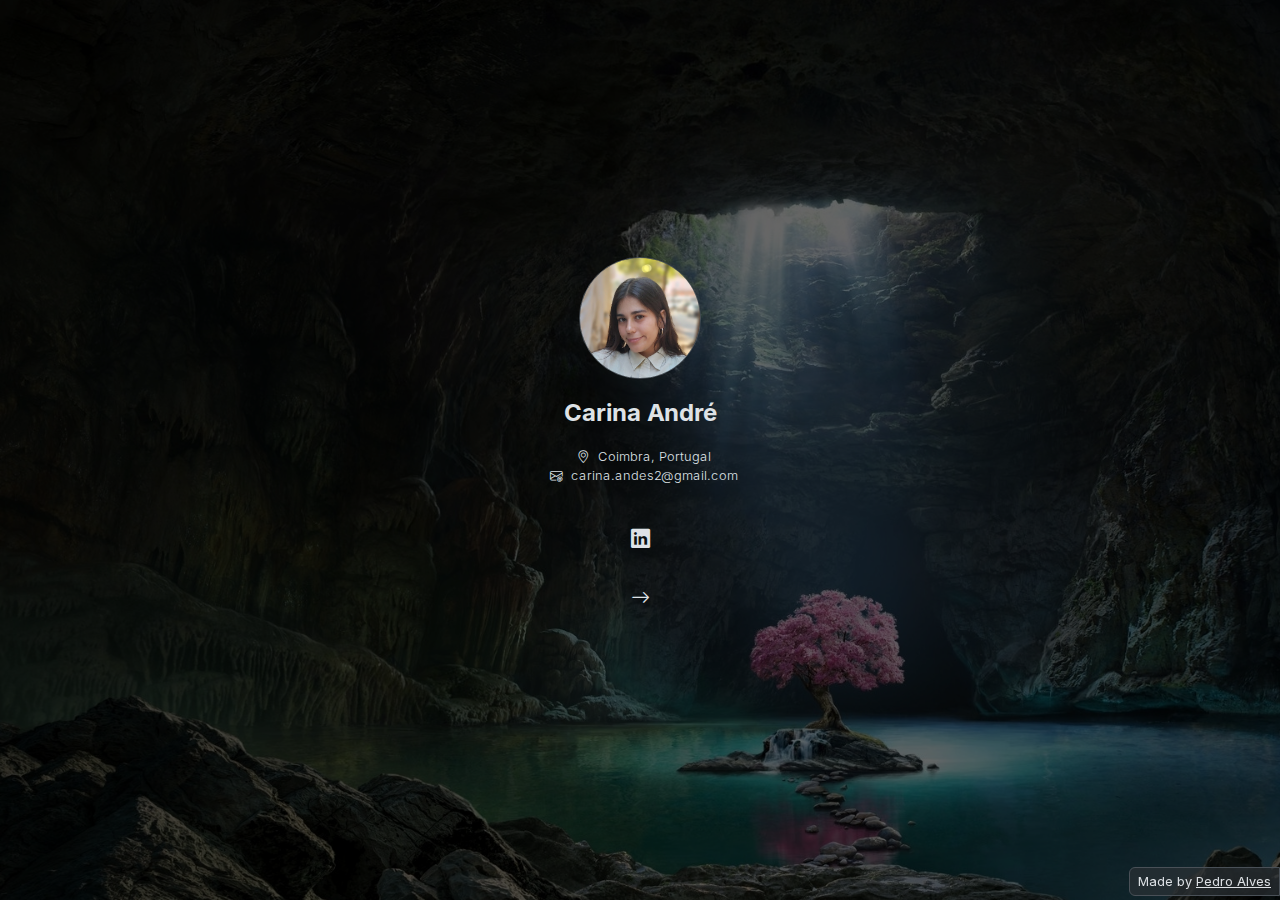
<file: index.html>
<!DOCTYPE html><html lang="en" data-bs-theme="dark"><head><meta charSet="utf-8"/><meta name="viewport" content="width=device-width, initial-scale=1"/><link rel="preload" as="image" href="/img/photo.jpg"/><link rel="stylesheet" href="/_next/static/css/50fb586823e1b0b2.css" data-precedence="next"/><link rel="stylesheet" href="/_next/static/css/18e83bc01404aae8.css" data-precedence="next"/><link rel="stylesheet" href="/_next/static/css/420a156a96021900.css" data-precedence="next"/><link rel="stylesheet" href="/_next/static/css/fd3df9a5b6412fda.css" data-precedence="next"/><link rel="stylesheet" href="/_next/static/css/6da421ef1ed571a7.css" data-precedence="next"/><link rel="stylesheet" href="/_next/static/css/8ac63b7e6b74cee5.css" data-precedence="next"/><link rel="preload" as="script" fetchPriority="low" href="/_next/static/chunks/webpack-604d1e45a0906830.js"/><script src="/_next/static/chunks/fd9d1056-1aea1f87bc16b710.js" async=""></script><script src="/_next/static/chunks/117-afe9ef936eecf48e.js" async=""></script><script src="/_next/static/chunks/main-app-04e897c85d89ee6b.js" async=""></script><script src="/_next/static/chunks/972-afcddd3c61a996df.js" async=""></script><script src="/_next/static/chunks/app/page-b1292ea931f18213.js" async=""></script><script src="/_next/static/chunks/app/layout-3e404635efc65a85.js" async=""></script><link rel="preload" href="https://xpa-analytics.loophole.site/js/script.outbound-links.tagged-events.js" as="script" crossorigin="" integrity="sha384-/+XJT1vT1IGf50B8bYa+BabQ0FYGyuMwTVbcQUBt5v8uMDh5E9kKtc9nkm7FcjPQ"/><title>Carina André</title><meta name="description" content="Olá"/><script src="/_next/static/chunks/polyfills-42372ed130431b0a.js" noModule=""></script></head><body class="__className_d65c78" style="background-image:url(&quot;/img/background-2.jpg&quot;)"><div class="XPABackground_background__e97j6"><div class="XPABackground_blings__Z0NaR"></div></div><div class="d-flex flex-column h-100"><div class="XPAMain_main__02iH6 pt-4 pb-5 px-3 row g-0 h-100 container"><div class="col"><div class="XPAMain_card__Xl0Ay rounded p-3"><div class="page_profile__sVhcz"><img src="/img/photo.jpg" alt="Carina André" class="page_photo__4Aj8p"/><div class="page_header__oRW75"><div class="page_name__o7Dx1">Carina André</div><div class="page_title__po7na"></div></div><div class="page_contact__jWuHg"><div><i class="bi bi-geo-alt"></i>Coimbra, Portugal</div><div><a href="mailto:carina.andes2@gmail.com"><i class="bi bi-envelope-at"></i>carina.andes2@gmail.com</a></div></div><div class="page_description__lvaOp"></div><div class="page_links__t4Q_2"><a class="XPAIconLink_link__vrxp_ btn" href="https://www.linkedin.com/in/carina-andr%C3%A9" target="_blank" rel="noopener noreferrer"><i class="bi bi-linkedin"></i></a></div><div><a class="XPAIconLink_link__vrxp_ btn" style="font-size:1.2rem" href="/timeline"><i class="bi bi-arrow-right"></i></a></div></div></div></div></div></div><footer class="XPAFooter_footer__4Phuf rounded-start mb-1 px-2 py-1 bg-body-tertiary border"><span>Made by <a href="https://shadowxpa.github.io" target="_blank">Pedro Alves</a></span></footer><script src="/_next/static/chunks/webpack-604d1e45a0906830.js" async=""></script><script>(self.__next_f=self.__next_f||[]).push([0]);self.__next_f.push([2,null])</script><script>self.__next_f.push([1,"1:HL[\"/_next/static/css/50fb586823e1b0b2.css\",\"style\"]\n2:HL[\"/_next/static/css/18e83bc01404aae8.css\",\"style\"]\n3:HL[\"/_next/static/css/420a156a96021900.css\",\"style\"]\n4:HL[\"/_next/static/css/fd3df9a5b6412fda.css\",\"style\"]\n5:HL[\"/_next/static/css/6da421ef1ed571a7.css\",\"style\"]\n6:HL[\"/_next/static/css/8ac63b7e6b74cee5.css\",\"style\"]\n"])</script><script>self.__next_f.push([1,"7:I[2846,[],\"\"]\n9:I[8322,[\"972\",\"static/chunks/972-afcddd3c61a996df.js\",\"931\",\"static/chunks/app/page-b1292ea931f18213.js\"],\"default\"]\na:I[2972,[\"972\",\"static/chunks/972-afcddd3c61a996df.js\",\"931\",\"static/chunks/app/page-b1292ea931f18213.js\"],\"\"]\nb:I[8003,[\"185\",\"static/chunks/app/layout-3e404635efc65a85.js\"],\"\"]\nc:I[21,[\"185\",\"static/chunks/app/layout-3e404635efc65a85.js\"],\"default\"]\nd:I[99,[\"185\",\"static/chunks/app/layout-3e404635efc65a85.js\"],\"default\"]\ne:I[4707,[],\"\"]\nf:I[6423,[],\"\"]\n11:I[1060,[],\"\"]\n12:[]\n"])</script><script>self.__next_f.push([1,"0:[\"$\",\"$L7\",null,{\"buildId\":\"1PkfZ2mBJ0-YobL9zuHJP\",\"assetPrefix\":\"\",\"urlParts\":[\"\",\"\"],\"initialTree\":[\"\",{\"children\":[\"__PAGE__\",{}]},\"$undefined\",\"$undefined\",true],\"initialSeedData\":[\"\",{\"children\":[\"__PAGE__\",{},[[\"$L8\",[\"$\",\"div\",null,{\"className\":\"page_profile__sVhcz\",\"children\":[[\"$\",\"$L9\",null,{\"className\":\"page_photo__4Aj8p\",\"src\":\"/img/photo.jpg\",\"alt\":\"Carina André\"}],[\"$\",\"div\",null,{\"className\":\"page_header__oRW75\",\"children\":[[\"$\",\"div\",null,{\"className\":\"page_name__o7Dx1\",\"children\":\"Carina André\"}],[\"$\",\"div\",null,{\"className\":\"page_title__po7na\",\"children\":\"\"}]]}],[\"$\",\"div\",null,{\"className\":\"page_contact__jWuHg\",\"children\":[[\"$\",\"div\",null,{\"className\":\"$undefined\",\"children\":[[\"$\",\"i\",null,{\"className\":\"bi bi-geo-alt\"}],\"Coimbra, Portugal\"]}],[\"$\",\"div\",null,{\"className\":\"$undefined\",\"children\":[\"$\",\"a\",null,{\"href\":\"mailto:carina.andes2@gmail.com\",\"children\":[[\"$\",\"i\",null,{\"className\":\"bi bi-envelope-at\"}],\"carina.andes2@gmail.com\"]}]}]]}],[\"$\",\"div\",null,{\"className\":\"page_description__lvaOp\",\"children\":\"\"}],[\"$\",\"div\",null,{\"className\":\"page_links__t4Q_2\",\"children\":[[\"$\",\"a\",null,{\"className\":\"XPAIconLink_link__vrxp_ btn\",\"href\":\"https://www.linkedin.com/in/carina-andr%C3%A9\",\"target\":\"_blank\",\"rel\":\"noopener noreferrer\",\"children\":[\"$\",\"i\",null,{\"className\":\"bi bi-linkedin\"}]}]]}],[\"$\",\"div\",null,{\"children\":[\"$\",\"$La\",null,{\"className\":\"XPAIconLink_link__vrxp_ btn\",\"style\":{\"fontSize\":\"1.2rem\"},\"href\":\"/timeline\",\"children\":[\"$\",\"i\",null,{\"className\":\"bi bi-arrow-right\"}]}]}]]}],[[\"$\",\"link\",\"0\",{\"rel\":\"stylesheet\",\"href\":\"/_next/static/css/8ac63b7e6b74cee5.css\",\"precedence\":\"next\",\"crossOrigin\":\"$undefined\"}]]],null],null]},[[[[\"$\",\"link\",\"0\",{\"rel\":\"stylesheet\",\"href\":\"/_next/static/css/50fb586823e1b0b2.css\",\"precedence\":\"next\",\"crossOrigin\":\"$undefined\"}],[\"$\",\"link\",\"1\",{\"rel\":\"stylesheet\",\"href\":\"/_next/static/css/18e83bc01404aae8.css\",\"precedence\":\"next\",\"crossOrigin\":\"$undefined\"}],[\"$\",\"link\",\"2\",{\"rel\":\"stylesheet\",\"href\":\"/_next/static/css/420a156a96021900.css\",\"precedence\":\"next\",\"crossOrigin\":\"$undefined\"}],[\"$\",\"link\",\"3\",{\"rel\":\"stylesheet\",\"href\":\"/_next/static/css/fd3df9a5b6412fda.css\",\"precedence\":\"next\",\"crossOrigin\":\"$undefined\"}],[\"$\",\"link\",\"4\",{\"rel\":\"stylesheet\",\"href\":\"/_next/static/css/6da421ef1ed571a7.css\",\"precedence\":\"next\",\"crossOrigin\":\"$undefined\"}]],[\"$\",\"html\",null,{\"lang\":\"en\",\"data-bs-theme\":\"dark\",\"children\":[\"$\",\"body\",null,{\"className\":\"__className_d65c78\",\"style\":{\"backgroundImage\":\"url(\\\"/img/background-2.jpg\\\")\"},\"children\":[[\"$\",\"$Lb\",null,{\"async\":true,\"defer\":true,\"data-api\":\"$undefined\",\"data-domain\":\"carinapro11.github.io\",\"data-exclude\":\"$undefined\",\"src\":\"https://xpa-analytics.loophole.site/js/script.outbound-links.tagged-events.js\",\"integrity\":\"sha384-/+XJT1vT1IGf50B8bYa+BabQ0FYGyuMwTVbcQUBt5v8uMDh5E9kKtc9nkm7FcjPQ\",\"crossOrigin\":\"anonymous\"}],[\"$\",\"$Lb\",null,{\"id\":\"next-plausible-init\",\"dangerouslySetInnerHTML\":{\"__html\":\"window.plausible = window.plausible || function() { (window.plausible.q = window.plausible.q || []).push(arguments) }\"},\"nonce\":\"$undefined\"}],[[\"$\",\"$Lc\",null,{}],[\"$\",\"div\",null,{\"className\":\"d-flex flex-column h-100\",\"children\":[\"$\",\"$Ld\",null,{\"className\":\"XPAMain_main__02iH6 pt-4 pb-5 px-3 row g-0 h-100\",\"children\":[\"$\",\"div\",null,{\"className\":\"col\",\"children\":[\"$\",\"div\",null,{\"className\":\"XPAMain_card__Xl0Ay rounded p-3\",\"children\":[\"$\",\"$Le\",null,{\"parallelRouterKey\":\"children\",\"segmentPath\":[\"children\"],\"error\":\"$undefined\",\"errorStyles\":\"$undefined\",\"errorScripts\":\"$undefined\",\"template\":[\"$\",\"$Lf\",null,{}],\"templateStyles\":\"$undefined\",\"templateScripts\":\"$undefined\",\"notFound\":[\"$\",\"div\",null,{\"className\":\"d-flex gap-3 align-items-center justify-content-center\",\"children\":[[\"$\",\"span\",null,{\"className\":\"fs-4 fw-bold\",\"children\":\"404\"}],[\"$\",\"span\",null,{\"className\":\"vr\"}],[\"$\",\"span\",null,{\"className\":\"fs-6\",\"children\":\"Page not found...\"}]]}],\"notFoundStyles\":[]}]}]}]}]}],[\"$\",\"footer\",null,{\"className\":\"XPAFooter_footer__4Phuf rounded-start mb-1 px-2 py-1 bg-body-tertiary border\",\"children\":[\"$\",\"span\",null,{\"children\":[\"Made by \",[\"$\",\"a\",null,{\"href\":\"https://shadowxpa.github.io\",\"target\":\"_blank\",\"children\":\"Pedro Alves\"}]]}]}]]]}]}]],null],null],\"couldBeIntercepted\":false,\"initialHead\":[null,\"$L10\"],\"globalErrorComponent\":\"$11\",\"missingSlots\":\"$W12\"}]\n"])</script><script>self.__next_f.push([1,"10:[[\"$\",\"meta\",\"0\",{\"name\":\"viewport\",\"content\":\"width=device-width, initial-scale=1\"}],[\"$\",\"meta\",\"1\",{\"charSet\":\"utf-8\"}],[\"$\",\"title\",\"2\",{\"children\":\"Carina André\"}],[\"$\",\"meta\",\"3\",{\"name\":\"description\",\"content\":\"Olá\"}]]\n8:null\n"])</script></body></html>
</file>
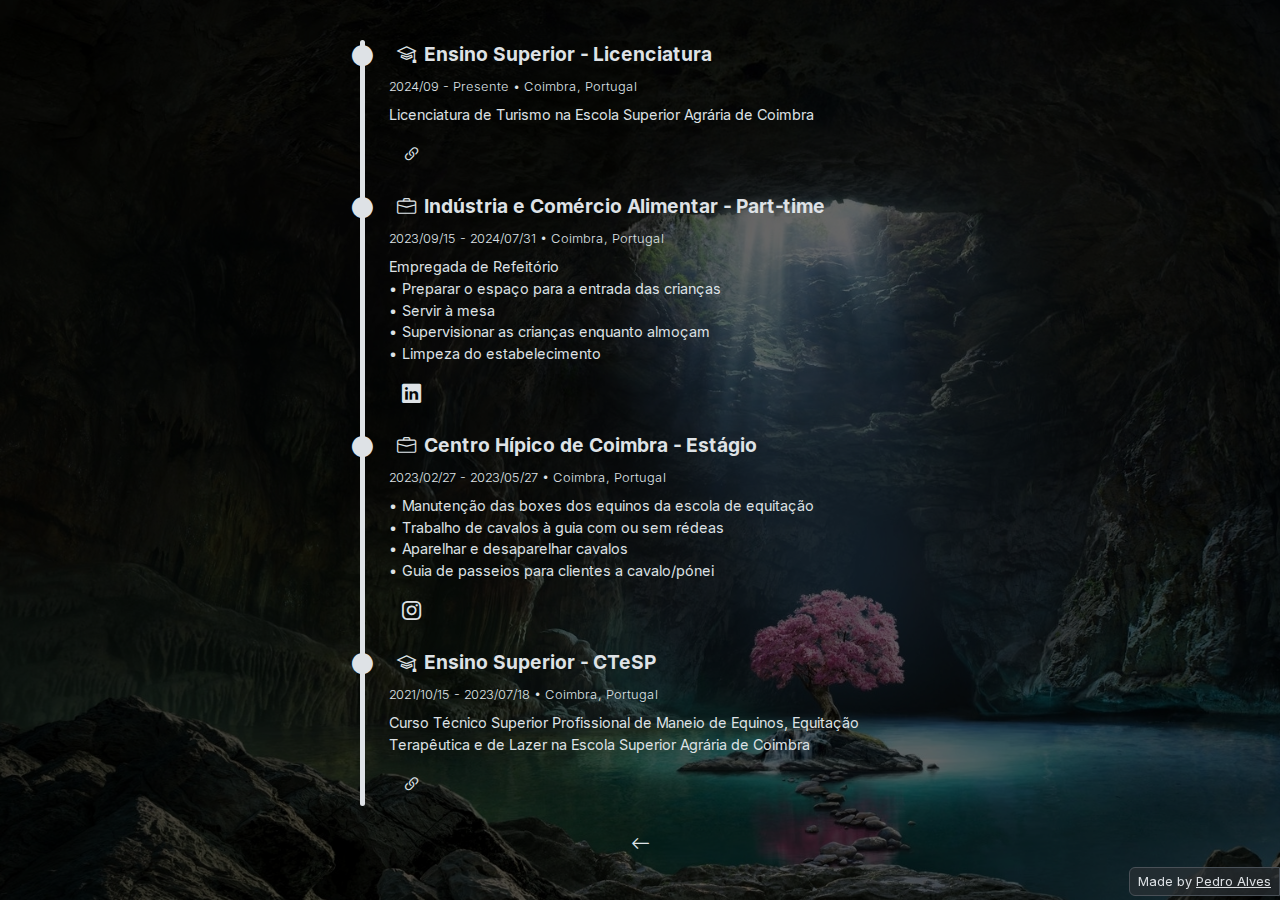
<file: timeline.html>
<!DOCTYPE html><html lang="en" data-bs-theme="dark"><head><meta charSet="utf-8"/><meta name="viewport" content="width=device-width, initial-scale=1"/><link rel="stylesheet" href="/_next/static/css/50fb586823e1b0b2.css" data-precedence="next"/><link rel="stylesheet" href="/_next/static/css/18e83bc01404aae8.css" data-precedence="next"/><link rel="stylesheet" href="/_next/static/css/420a156a96021900.css" data-precedence="next"/><link rel="stylesheet" href="/_next/static/css/fd3df9a5b6412fda.css" data-precedence="next"/><link rel="stylesheet" href="/_next/static/css/6da421ef1ed571a7.css" data-precedence="next"/><link rel="stylesheet" href="/_next/static/css/a163be798440241e.css" data-precedence="next"/><link rel="stylesheet" href="/_next/static/css/8ac63b7e6b74cee5.css" data-precedence="next"/><link rel="preload" as="script" fetchPriority="low" href="/_next/static/chunks/webpack-604d1e45a0906830.js"/><script src="/_next/static/chunks/fd9d1056-1aea1f87bc16b710.js" async=""></script><script src="/_next/static/chunks/117-afe9ef936eecf48e.js" async=""></script><script src="/_next/static/chunks/main-app-04e897c85d89ee6b.js" async=""></script><script src="/_next/static/chunks/972-afcddd3c61a996df.js" async=""></script><script src="/_next/static/chunks/app/timeline/page-129ce654ef4720e1.js" async=""></script><script src="/_next/static/chunks/app/layout-3e404635efc65a85.js" async=""></script><link rel="preload" href="https://xpa-analytics.loophole.site/js/script.outbound-links.tagged-events.js" as="script" crossorigin="" integrity="sha384-/+XJT1vT1IGf50B8bYa+BabQ0FYGyuMwTVbcQUBt5v8uMDh5E9kKtc9nkm7FcjPQ"/><title>Carina André</title><meta name="description" content="Olá"/><script src="/_next/static/chunks/polyfills-42372ed130431b0a.js" noModule=""></script></head><body class="__className_d65c78" style="background-image:url(&quot;/img/background-2.jpg&quot;)"><div class="XPABackground_background__e97j6"><div class="XPABackground_blings__Z0NaR"></div></div><div class="d-flex flex-column h-100"><div class="XPAMain_main__02iH6 pt-4 pb-5 px-3 row g-0 h-100 container"><div class="col"><div class="XPAMain_card__Xl0Ay rounded p-3"><div class="d-flex flex-column gap-3"><div class="page_timeline__rZISd"><div class="XPAEvent_event__RFpi_"><div class="XPAEvent_eventCircle__jj6AM"><i class="bi bi-circle-fill"></i></div><div class="XPAEvent_eventInfo__vpODi"><div class="XPAEvent_name__tjg05"><i class="XPAEvent_icon__Nj3Ma bi bi-mortarboard"></i>Ensino Superior - Licenciatura</div><div class="XPAEvent_dateAndLocation__Hg7fF">2024/09 - Presente • Coimbra, Portugal</div><div class="XPAEvent_description__GXyRr">Licenciatura de Turismo na Escola Superior Agrária de Coimbra</div><div class="XPAEvent_links__EFHFI"><a class="XPAIconLink_link__vrxp_ btn" href="https://www.esac.pt" target="_blank" rel="noopener noreferrer"><i class="bi bi-link-45deg"></i></a></div></div></div><div class="XPAEvent_event__RFpi_"><div class="XPAEvent_eventCircle__jj6AM"><i class="bi bi-circle-fill"></i></div><div class="XPAEvent_eventInfo__vpODi"><div class="XPAEvent_name__tjg05"><i class="XPAEvent_icon__Nj3Ma bi bi-briefcase"></i>Indústria e Comércio Alimentar - Part-time</div><div class="XPAEvent_dateAndLocation__Hg7fF">2023/09/15 - 2024/07/31 • Coimbra, Portugal</div><div class="XPAEvent_description__GXyRr">Empregada de Refeitório
• Preparar o espaço para a entrada das crianças
• Servir à mesa
• Supervisionar as crianças enquanto almoçam
• Limpeza do estabelecimento</div><div class="XPAEvent_links__EFHFI"><a class="XPAIconLink_link__vrxp_ btn" href="https://www.linkedin.com/company/ica-ind%C3%BAstria-e-com%C3%A9rcio-alimentar-s-a" target="_blank" rel="noopener noreferrer"><i class="bi bi-linkedin"></i></a></div></div></div><div class="XPAEvent_event__RFpi_"><div class="XPAEvent_eventCircle__jj6AM"><i class="bi bi-circle-fill"></i></div><div class="XPAEvent_eventInfo__vpODi"><div class="XPAEvent_name__tjg05"><i class="XPAEvent_icon__Nj3Ma bi bi-briefcase"></i>Centro Hípico de Coimbra - Estágio</div><div class="XPAEvent_dateAndLocation__Hg7fF">2023/02/27 - 2023/05/27 • Coimbra, Portugal</div><div class="XPAEvent_description__GXyRr">• Manutenção das boxes dos equinos da escola de equitação
• Trabalho de cavalos à guia com ou sem rédeas
• Aparelhar e desaparelhar cavalos
• Guia de passeios para clientes a cavalo/pónei</div><div class="XPAEvent_links__EFHFI"><a class="XPAIconLink_link__vrxp_ btn" href="https://www.instagram.com/centro_hipico_coimbra" target="_blank" rel="noopener noreferrer"><i class="bi bi-instagram"></i></a></div></div></div><div class="XPAEvent_event__RFpi_"><div class="XPAEvent_eventCircle__jj6AM"><i class="bi bi-circle-fill"></i></div><div class="XPAEvent_eventInfo__vpODi"><div class="XPAEvent_name__tjg05"><i class="XPAEvent_icon__Nj3Ma bi bi-mortarboard"></i>Ensino Superior - CTeSP</div><div class="XPAEvent_dateAndLocation__Hg7fF">2021/10/15 - 2023/07/18 • Coimbra, Portugal</div><div class="XPAEvent_description__GXyRr">Curso Técnico Superior Profissional de Maneio de Equinos, Equitação Terapêutica e de Lazer na Escola Superior Agrária de Coimbra</div><div class="XPAEvent_links__EFHFI"><a class="XPAIconLink_link__vrxp_ btn" href="https://www.esac.pt" target="_blank" rel="noopener noreferrer"><i class="bi bi-link-45deg"></i></a></div></div></div><div class="page_line__ZAxU0 rounded"></div></div><div class="d-flex justify-content-center"><a class="XPAIconLink_link__vrxp_ btn" style="font-size:1.2rem" href="/"><i class="bi bi-arrow-left"></i></a></div></div></div></div></div></div><footer class="XPAFooter_footer__4Phuf rounded-start mb-1 px-2 py-1 bg-body-tertiary border"><span>Made by <a href="https://shadowxpa.github.io" target="_blank">Pedro Alves</a></span></footer><script src="/_next/static/chunks/webpack-604d1e45a0906830.js" async=""></script><script>(self.__next_f=self.__next_f||[]).push([0]);self.__next_f.push([2,null])</script><script>self.__next_f.push([1,"1:HL[\"/_next/static/css/50fb586823e1b0b2.css\",\"style\"]\n2:HL[\"/_next/static/css/18e83bc01404aae8.css\",\"style\"]\n3:HL[\"/_next/static/css/420a156a96021900.css\",\"style\"]\n4:HL[\"/_next/static/css/fd3df9a5b6412fda.css\",\"style\"]\n5:HL[\"/_next/static/css/6da421ef1ed571a7.css\",\"style\"]\n6:HL[\"/_next/static/css/a163be798440241e.css\",\"style\"]\n7:HL[\"/_next/static/css/8ac63b7e6b74cee5.css\",\"style\"]\n"])</script><script>self.__next_f.push([1,"8:I[2846,[],\"\"]\na:I[2972,[\"972\",\"static/chunks/972-afcddd3c61a996df.js\",\"571\",\"static/chunks/app/timeline/page-129ce654ef4720e1.js\"],\"\"]\nb:I[4707,[],\"\"]\nc:I[6423,[],\"\"]\nd:I[8003,[\"185\",\"static/chunks/app/layout-3e404635efc65a85.js\"],\"\"]\ne:I[21,[\"185\",\"static/chunks/app/layout-3e404635efc65a85.js\"],\"default\"]\nf:I[99,[\"185\",\"static/chunks/app/layout-3e404635efc65a85.js\"],\"default\"]\n11:I[1060,[],\"\"]\n12:[]\n"])</script><script>self.__next_f.push([1,"0:[\"$\",\"$L8\",null,{\"buildId\":\"1PkfZ2mBJ0-YobL9zuHJP\",\"assetPrefix\":\"\",\"urlParts\":[\"\",\"timeline\"],\"initialTree\":[\"\",{\"children\":[\"timeline\",{\"children\":[\"__PAGE__\",{}]}]},\"$undefined\",\"$undefined\",true],\"initialSeedData\":[\"\",{\"children\":[\"timeline\",{\"children\":[\"__PAGE__\",{},[[\"$L9\",[\"$\",\"div\",null,{\"className\":\"d-flex flex-column gap-3\",\"children\":[[\"$\",\"div\",null,{\"className\":\"page_timeline__rZISd\",\"children\":[[[\"$\",\"div\",null,{\"className\":\"XPAEvent_event__RFpi_\",\"children\":[[\"$\",\"div\",null,{\"className\":\"XPAEvent_eventCircle__jj6AM\",\"children\":[\"$\",\"i\",null,{\"className\":\"bi bi-circle-fill\"}]}],[\"$\",\"div\",null,{\"className\":\"XPAEvent_eventInfo__vpODi\",\"children\":[[\"$\",\"div\",null,{\"className\":\"XPAEvent_name__tjg05\",\"children\":[[\"$\",\"i\",null,{\"className\":\"XPAEvent_icon__Nj3Ma bi bi-mortarboard\"}],\"Ensino Superior - Licenciatura\"]}],[\"$\",\"div\",null,{\"className\":\"XPAEvent_dateAndLocation__Hg7fF\",\"children\":\"2024/09 - Presente • Coimbra, Portugal\"}],[\"$\",\"div\",null,{\"className\":\"XPAEvent_description__GXyRr\",\"children\":\"Licenciatura de Turismo na Escola Superior Agrária de Coimbra\"}],\"$undefined\",[\"$\",\"div\",null,{\"className\":\"XPAEvent_links__EFHFI\",\"children\":[[\"$\",\"a\",null,{\"className\":\"XPAIconLink_link__vrxp_ btn\",\"href\":\"https://www.esac.pt\",\"target\":\"_blank\",\"rel\":\"noopener noreferrer\",\"children\":[\"$\",\"i\",null,{\"className\":\"bi bi-link-45deg\"}]}]]}]]}]]}],[\"$\",\"div\",null,{\"className\":\"XPAEvent_event__RFpi_\",\"children\":[[\"$\",\"div\",null,{\"className\":\"XPAEvent_eventCircle__jj6AM\",\"children\":[\"$\",\"i\",null,{\"className\":\"bi bi-circle-fill\"}]}],[\"$\",\"div\",null,{\"className\":\"XPAEvent_eventInfo__vpODi\",\"children\":[[\"$\",\"div\",null,{\"className\":\"XPAEvent_name__tjg05\",\"children\":[[\"$\",\"i\",null,{\"className\":\"XPAEvent_icon__Nj3Ma bi bi-briefcase\"}],\"Indústria e Comércio Alimentar - Part-time\"]}],[\"$\",\"div\",null,{\"className\":\"XPAEvent_dateAndLocation__Hg7fF\",\"children\":\"2023/09/15 - 2024/07/31 • Coimbra, Portugal\"}],[\"$\",\"div\",null,{\"className\":\"XPAEvent_description__GXyRr\",\"children\":\"Empregada de Refeitório\\n• Preparar o espaço para a entrada das crianças\\n• Servir à mesa\\n• Supervisionar as crianças enquanto almoçam\\n• Limpeza do estabelecimento\"}],\"$undefined\",[\"$\",\"div\",null,{\"className\":\"XPAEvent_links__EFHFI\",\"children\":[[\"$\",\"a\",null,{\"className\":\"XPAIconLink_link__vrxp_ btn\",\"href\":\"https://www.linkedin.com/company/ica-ind%C3%BAstria-e-com%C3%A9rcio-alimentar-s-a\",\"target\":\"_blank\",\"rel\":\"noopener noreferrer\",\"children\":[\"$\",\"i\",null,{\"className\":\"bi bi-linkedin\"}]}]]}]]}]]}],[\"$\",\"div\",null,{\"className\":\"XPAEvent_event__RFpi_\",\"children\":[[\"$\",\"div\",null,{\"className\":\"XPAEvent_eventCircle__jj6AM\",\"children\":[\"$\",\"i\",null,{\"className\":\"bi bi-circle-fill\"}]}],[\"$\",\"div\",null,{\"className\":\"XPAEvent_eventInfo__vpODi\",\"children\":[[\"$\",\"div\",null,{\"className\":\"XPAEvent_name__tjg05\",\"children\":[[\"$\",\"i\",null,{\"className\":\"XPAEvent_icon__Nj3Ma bi bi-briefcase\"}],\"Centro Hípico de Coimbra - Estágio\"]}],[\"$\",\"div\",null,{\"className\":\"XPAEvent_dateAndLocation__Hg7fF\",\"children\":\"2023/02/27 - 2023/05/27 • Coimbra, Portugal\"}],[\"$\",\"div\",null,{\"className\":\"XPAEvent_description__GXyRr\",\"children\":\"• Manutenção das boxes dos equinos da escola de equitação\\n• Trabalho de cavalos à guia com ou sem rédeas\\n• Aparelhar e desaparelhar cavalos\\n• Guia de passeios para clientes a cavalo/pónei\"}],\"$undefined\",[\"$\",\"div\",null,{\"className\":\"XPAEvent_links__EFHFI\",\"children\":[[\"$\",\"a\",null,{\"className\":\"XPAIconLink_link__vrxp_ btn\",\"href\":\"https://www.instagram.com/centro_hipico_coimbra\",\"target\":\"_blank\",\"rel\":\"noopener noreferrer\",\"children\":[\"$\",\"i\",null,{\"className\":\"bi bi-instagram\"}]}]]}]]}]]}],[\"$\",\"div\",null,{\"className\":\"XPAEvent_event__RFpi_\",\"children\":[[\"$\",\"div\",null,{\"className\":\"XPAEvent_eventCircle__jj6AM\",\"children\":[\"$\",\"i\",null,{\"className\":\"bi bi-circle-fill\"}]}],[\"$\",\"div\",null,{\"className\":\"XPAEvent_eventInfo__vpODi\",\"children\":[[\"$\",\"div\",null,{\"className\":\"XPAEvent_name__tjg05\",\"children\":[[\"$\",\"i\",null,{\"className\":\"XPAEvent_icon__Nj3Ma bi bi-mortarboard\"}],\"Ensino Superior - CTeSP\"]}],[\"$\",\"div\",null,{\"className\":\"XPAEvent_dateAndLocation__Hg7fF\",\"children\":\"2021/10/15 - 2023/07/18 • Coimbra, Portugal\"}],[\"$\",\"div\",null,{\"className\":\"XPAEvent_description__GXyRr\",\"children\":\"Curso Técnico Superior Profissional de Maneio de Equinos, Equitação Terapêutica e de Lazer na Escola Superior Agrária de Coimbra\"}],\"$undefined\",[\"$\",\"div\",null,{\"className\":\"XPAEvent_links__EFHFI\",\"children\":[[\"$\",\"a\",null,{\"className\":\"XPAIconLink_link__vrxp_ btn\",\"href\":\"https://www.esac.pt\",\"target\":\"_blank\",\"rel\":\"noopener noreferrer\",\"children\":[\"$\",\"i\",null,{\"className\":\"bi bi-link-45deg\"}]}]]}]]}]]}]],[\"$\",\"div\",null,{\"className\":\"page_line__ZAxU0 rounded\"}]]}],[\"$\",\"div\",null,{\"className\":\"d-flex justify-content-center\",\"children\":[\"$\",\"$La\",null,{\"className\":\"XPAIconLink_link__vrxp_ btn\",\"style\":{\"fontSize\":\"1.2rem\"},\"href\":\"/\",\"children\":[\"$\",\"i\",null,{\"className\":\"bi bi-arrow-left\"}]}]}]]}],[[\"$\",\"link\",\"0\",{\"rel\":\"stylesheet\",\"href\":\"/_next/static/css/a163be798440241e.css\",\"precedence\":\"next\",\"crossOrigin\":\"$undefined\"}],[\"$\",\"link\",\"1\",{\"rel\":\"stylesheet\",\"href\":\"/_next/static/css/8ac63b7e6b74cee5.css\",\"precedence\":\"next\",\"crossOrigin\":\"$undefined\"}]]],null],null]},[null,[\"$\",\"$Lb\",null,{\"parallelRouterKey\":\"children\",\"segmentPath\":[\"children\",\"timeline\",\"children\"],\"error\":\"$undefined\",\"errorStyles\":\"$undefined\",\"errorScripts\":\"$undefined\",\"template\":[\"$\",\"$Lc\",null,{}],\"templateStyles\":\"$undefined\",\"templateScripts\":\"$undefined\",\"notFound\":\"$undefined\",\"notFoundStyles\":\"$undefined\"}]],null]},[[[[\"$\",\"link\",\"0\",{\"rel\":\"stylesheet\",\"href\":\"/_next/static/css/50fb586823e1b0b2.css\",\"precedence\":\"next\",\"crossOrigin\":\"$undefined\"}],[\"$\",\"link\",\"1\",{\"rel\":\"stylesheet\",\"href\":\"/_next/static/css/18e83bc01404aae8.css\",\"precedence\":\"next\",\"crossOrigin\":\"$undefined\"}],[\"$\",\"link\",\"2\",{\"rel\":\"stylesheet\",\"href\":\"/_next/static/css/420a156a96021900.css\",\"precedence\":\"next\",\"crossOrigin\":\"$undefined\"}],[\"$\",\"link\",\"3\",{\"rel\":\"stylesheet\",\"href\":\"/_next/static/css/fd3df9a5b6412fda.css\",\"precedence\":\"next\",\"crossOrigin\":\"$undefined\"}],[\"$\",\"link\",\"4\",{\"rel\":\"stylesheet\",\"href\":\"/_next/static/css/6da421ef1ed571a7.css\",\"precedence\":\"next\",\"crossOrigin\":\"$undefined\"}]],[\"$\",\"html\",null,{\"lang\":\"en\",\"data-bs-theme\":\"dark\",\"children\":[\"$\",\"body\",null,{\"className\":\"__className_d65c78\",\"style\":{\"backgroundImage\":\"url(\\\"/img/background-2.jpg\\\")\"},\"children\":[[\"$\",\"$Ld\",null,{\"async\":true,\"defer\":true,\"data-api\":\"$undefined\",\"data-domain\":\"carinapro11.github.io\",\"data-exclude\":\"$undefined\",\"src\":\"https://xpa-analytics.loophole.site/js/script.outbound-links.tagged-events.js\",\"integrity\":\"sha384-/+XJT1vT1IGf50B8bYa+BabQ0FYGyuMwTVbcQUBt5v8uMDh5E9kKtc9nkm7FcjPQ\",\"crossOrigin\":\"anonymous\"}],[\"$\",\"$Ld\",null,{\"id\":\"next-plausible-init\",\"dangerouslySetInnerHTML\":{\"__html\":\"window.plausible = window.plausible || function() { (window.plausible.q = window.plausible.q || []).push(arguments) }\"},\"nonce\":\"$undefined\"}],[[\"$\",\"$Le\",null,{}],[\"$\",\"div\",null,{\"className\":\"d-flex flex-column h-100\",\"children\":[\"$\",\"$Lf\",null,{\"className\":\"XPAMain_main__02iH6 pt-4 pb-5 px-3 row g-0 h-100\",\"children\":[\"$\",\"div\",null,{\"className\":\"col\",\"children\":[\"$\",\"div\",null,{\"className\":\"XPAMain_card__Xl0Ay rounded p-3\",\"children\":[\"$\",\"$Lb\",null,{\"parallelRouterKey\":\"children\",\"segmentPath\":[\"children\"],\"error\":\"$undefined\",\"errorStyles\":\"$undefined\",\"errorScripts\":\"$undefined\",\"template\":[\"$\",\"$Lc\",null,{}],\"templateStyles\":\"$undefined\",\"templateScripts\":\"$undefined\",\"notFound\":[\"$\",\"div\",null,{\"className\":\"d-flex gap-3 align-items-center justify-content-center\",\"children\":[[\"$\",\"span\",null,{\"className\":\"fs-4 fw-bold\",\"children\":\"404\"}],[\"$\",\"span\",null,{\"className\":\"vr\"}],[\"$\",\"span\",null,{\"className\":\"fs-6\",\"children\":\"Page not found...\"}]]}],\"notFoundStyles\":[]}]}]}]}]}],[\"$\",\"footer\",null,{\"className\":\"XPAFooter_footer__4Phuf rounded-start mb-1 px-2 py-1 bg-body-tertiary border\",\"children\":[\"$\",\"span\",null,{\"children\":[\"Made by \",[\"$\",\"a\",null,{\"href\":\"https://shadowxpa.github.io\",\"target\":\"_blank\",\"children\":\"Pedro Alves\"}]]}]}]]]}]}]],null],null],\"couldBeIntercepted\":false,\"initialHead\":[null,\"$L10\"],\"globalErrorComponent\":\"$11\",\"missingSlots\":\"$W12\"}]\n"])</script><script>self.__next_f.push([1,"10:[[\"$\",\"meta\",\"0\",{\"name\":\"viewport\",\"content\":\"width=device-width, initial-scale=1\"}],[\"$\",\"meta\",\"1\",{\"charSet\":\"utf-8\"}],[\"$\",\"title\",\"2\",{\"children\":\"Carina André\"}],[\"$\",\"meta\",\"3\",{\"name\":\"description\",\"content\":\"Olá\"}]]\n9:null\n"])</script></body></html>
</file>
<file: _next/static/css/50fb586823e1b0b2.css>
.XPABackground_background__e97j6{background-color:rgba(0,0,0,.6)}.XPABackground_background__e97j6,.XPABackground_background__e97j6>*{position:absolute;width:100%;height:100%;z-index:-10000;background-repeat:no-repeat;background-size:cover;background-attachment:fixed}.XPABackground_blings__Z0NaR>*{position:absolute;opacity:0;width:100px;height:100px}@keyframes XPABackground_bling0__8AEe_{0%{opacity:0;transform:rotate(0deg)}30%{opacity:.8}50%{opacity:.4}60%{opacity:1}to{opacity:0;transform:rotate(180deg)}}@keyframes XPABackground_bling1__tSs8f{0%{opacity:0;transform:rotate(0deg)}20%{opacity:.6}45%{opacity:.2}65%{opacity:1}80%{opacity:.2}to{opacity:0;transform:rotate(180deg)}}@font-face{font-family:__Inter_d65c78;font-style:normal;font-weight:100 900;font-display:swap;src:url(/_next/static/media/55c55f0601d81cf3-s.woff2) format("woff2");unicode-range:u+0460-052f,u+1c80-1c8a,u+20b4,u+2de0-2dff,u+a640-a69f,u+fe2e-fe2f}@font-face{font-family:__Inter_d65c78;font-style:normal;font-weight:100 900;font-display:swap;src:url(/_next/static/media/26a46d62cd723877-s.woff2) format("woff2");unicode-range:u+0301,u+0400-045f,u+0490-0491,u+04b0-04b1,u+2116}@font-face{font-family:__Inter_d65c78;font-style:normal;font-weight:100 900;font-display:swap;src:url(/_next/static/media/97e0cb1ae144a2a9-s.woff2) format("woff2");unicode-range:u+1f??}@font-face{font-family:__Inter_d65c78;font-style:normal;font-weight:100 900;font-display:swap;src:url(/_next/static/media/581909926a08bbc8-s.woff2) format("woff2");unicode-range:u+0370-0377,u+037a-037f,u+0384-038a,u+038c,u+038e-03a1,u+03a3-03ff}@font-face{font-family:__Inter_d65c78;font-style:normal;font-weight:100 900;font-display:swap;src:url(/_next/static/media/df0a9ae256c0569c-s.woff2) format("woff2");unicode-range:u+0102-0103,u+0110-0111,u+0128-0129,u+0168-0169,u+01a0-01a1,u+01af-01b0,u+0300-0301,u+0303-0304,u+0308-0309,u+0323,u+0329,u+1ea0-1ef9,u+20ab}@font-face{font-family:__Inter_d65c78;font-style:normal;font-weight:100 900;font-display:swap;src:url(/_next/static/media/6d93bde91c0c2823-s.woff2) format("woff2");unicode-range:u+0100-02ba,u+02bd-02c5,u+02c7-02cc,u+02ce-02d7,u+02dd-02ff,u+0304,u+0308,u+0329,u+1d00-1dbf,u+1e00-1e9f,u+1ef2-1eff,u+2020,u+20a0-20ab,u+20ad-20c0,u+2113,u+2c60-2c7f,u+a720-a7ff}@font-face{font-family:__Inter_d65c78;font-style:normal;font-weight:100 900;font-display:swap;src:url(/_next/static/media/a34f9d1faa5f3315-s.p.woff2) format("woff2");unicode-range:u+00??,u+0131,u+0152-0153,u+02bb-02bc,u+02c6,u+02da,u+02dc,u+0304,u+0308,u+0329,u+2000-206f,u+20ac,u+2122,u+2191,u+2193,u+2212,u+2215,u+feff,u+fffd}@font-face{font-family:__Inter_Fallback_d65c78;src:local("Arial");ascent-override:90.49%;descent-override:22.56%;line-gap-override:0.00%;size-adjust:107.06%}.__className_d65c78{font-family:__Inter_d65c78,__Inter_Fallback_d65c78;font-style:normal}

/*!
 * Bootstrap Reboot v5.3.3 (https://getbootstrap.com/)
 * Copyright 2011-2024 The Bootstrap Authors
 * Licensed under MIT (https://github.com/twbs/bootstrap/blob/main/LICENSE)
 */:root,[data-bs-theme=light]{--bs-blue:#0d6efd;--bs-indigo:#6610f2;--bs-purple:#6f42c1;--bs-pink:#d63384;--bs-red:#dc3545;--bs-orange:#fd7e14;--bs-yellow:#ffc107;--bs-green:#198754;--bs-teal:#20c997;--bs-cyan:#0dcaf0;--bs-black:#000;--bs-white:#fff;--bs-gray:#6c757d;--bs-gray-dark:#343a40;--bs-gray-100:#f8f9fa;--bs-gray-200:#e9ecef;--bs-gray-300:#dee2e6;--bs-gray-400:#ced4da;--bs-gray-500:#adb5bd;--bs-gray-600:#6c757d;--bs-gray-700:#495057;--bs-gray-800:#343a40;--bs-gray-900:#212529;--bs-primary:#0d6efd;--bs-secondary:#6c757d;--bs-success:#198754;--bs-info:#0dcaf0;--bs-warning:#ffc107;--bs-danger:#dc3545;--bs-light:#f8f9fa;--bs-dark:#212529;--bs-primary-rgb:13,110,253;--bs-secondary-rgb:108,117,125;--bs-success-rgb:25,135,84;--bs-info-rgb:13,202,240;--bs-warning-rgb:255,193,7;--bs-danger-rgb:220,53,69;--bs-light-rgb:248,249,250;--bs-dark-rgb:33,37,41;--bs-primary-text-emphasis:#052c65;--bs-secondary-text-emphasis:#2b2f32;--bs-success-text-emphasis:#0a3622;--bs-info-text-emphasis:#055160;--bs-warning-text-emphasis:#664d03;--bs-danger-text-emphasis:#58151c;--bs-light-text-emphasis:#495057;--bs-dark-text-emphasis:#495057;--bs-primary-bg-subtle:#cfe2ff;--bs-secondary-bg-subtle:#e2e3e5;--bs-success-bg-subtle:#d1e7dd;--bs-info-bg-subtle:#cff4fc;--bs-warning-bg-subtle:#fff3cd;--bs-danger-bg-subtle:#f8d7da;--bs-light-bg-subtle:#fcfcfd;--bs-dark-bg-subtle:#ced4da;--bs-primary-border-subtle:#9ec5fe;--bs-secondary-border-subtle:#c4c8cb;--bs-success-border-subtle:#a3cfbb;--bs-info-border-subtle:#9eeaf9;--bs-warning-border-subtle:#ffe69c;--bs-danger-border-subtle:#f1aeb5;--bs-light-border-subtle:#e9ecef;--bs-dark-border-subtle:#adb5bd;--bs-white-rgb:255,255,255;--bs-black-rgb:0,0,0;--bs-font-sans-serif:system-ui,-apple-system,"Segoe UI",Roboto,"Helvetica Neue","Noto Sans","Liberation Sans",Arial,sans-serif,"Apple Color Emoji","Segoe UI Emoji","Segoe UI Symbol","Noto Color Emoji";--bs-font-monospace:SFMono-Regular,Menlo,Monaco,Consolas,"Liberation Mono","Courier New",monospace;--bs-gradient:linear-gradient(180deg,hsla(0,0%,100%,.15),hsla(0,0%,100%,0));--bs-body-font-family:var(--bs-font-sans-serif);--bs-body-font-size:1rem;--bs-body-font-weight:400;--bs-body-line-height:1.5;--bs-body-color:#212529;--bs-body-color-rgb:33,37,41;--bs-body-bg:#fff;--bs-body-bg-rgb:255,255,255;--bs-emphasis-color:#000;--bs-emphasis-color-rgb:0,0,0;--bs-secondary-color:rgba(33,37,41,.75);--bs-secondary-color-rgb:33,37,41;--bs-secondary-bg:#e9ecef;--bs-secondary-bg-rgb:233,236,239;--bs-tertiary-color:rgba(33,37,41,.5);--bs-tertiary-color-rgb:33,37,41;--bs-tertiary-bg:#f8f9fa;--bs-tertiary-bg-rgb:248,249,250;--bs-heading-color:inherit;--bs-link-color:#0d6efd;--bs-link-color-rgb:13,110,253;--bs-link-decoration:underline;--bs-link-hover-color:#0a58ca;--bs-link-hover-color-rgb:10,88,202;--bs-code-color:#d63384;--bs-highlight-color:#212529;--bs-highlight-bg:#fff3cd;--bs-border-width:1px;--bs-border-style:solid;--bs-border-color:#dee2e6;--bs-border-color-translucent:rgba(0,0,0,.175);--bs-border-radius:0.375rem;--bs-border-radius-sm:0.25rem;--bs-border-radius-lg:0.5rem;--bs-border-radius-xl:1rem;--bs-border-radius-xxl:2rem;--bs-border-radius-2xl:var(--bs-border-radius-xxl);--bs-border-radius-pill:50rem;--bs-box-shadow:0 0.5rem 1rem rgba(0,0,0,.15);--bs-box-shadow-sm:0 0.125rem 0.25rem rgba(0,0,0,.075);--bs-box-shadow-lg:0 1rem 3rem rgba(0,0,0,.175);--bs-box-shadow-inset:inset 0 1px 2px rgba(0,0,0,.075);--bs-focus-ring-width:0.25rem;--bs-focus-ring-opacity:0.25;--bs-focus-ring-color:rgba(13,110,253,.25);--bs-form-valid-color:#198754;--bs-form-valid-border-color:#198754;--bs-form-invalid-color:#dc3545;--bs-form-invalid-border-color:#dc3545}[data-bs-theme=dark]{color-scheme:dark;--bs-body-color:#dee2e6;--bs-body-color-rgb:222,226,230;--bs-body-bg:#212529;--bs-body-bg-rgb:33,37,41;--bs-emphasis-color:#fff;--bs-emphasis-color-rgb:255,255,255;--bs-secondary-color:rgba(222,226,230,.75);--bs-secondary-color-rgb:222,226,230;--bs-secondary-bg:#343a40;--bs-secondary-bg-rgb:52,58,64;--bs-tertiary-color:rgba(222,226,230,.5);--bs-tertiary-color-rgb:222,226,230;--bs-tertiary-bg:#2b3035;--bs-tertiary-bg-rgb:43,48,53;--bs-primary-text-emphasis:#6ea8fe;--bs-secondary-text-emphasis:#a7acb1;--bs-success-text-emphasis:#75b798;--bs-info-text-emphasis:#6edff6;--bs-warning-text-emphasis:#ffda6a;--bs-danger-text-emphasis:#ea868f;--bs-light-text-emphasis:#f8f9fa;--bs-dark-text-emphasis:#dee2e6;--bs-primary-bg-subtle:#031633;--bs-secondary-bg-subtle:#161719;--bs-success-bg-subtle:#051b11;--bs-info-bg-subtle:#032830;--bs-warning-bg-subtle:#332701;--bs-danger-bg-subtle:#2c0b0e;--bs-light-bg-subtle:#343a40;--bs-dark-bg-subtle:#1a1d20;--bs-primary-border-subtle:#084298;--bs-secondary-border-subtle:#41464b;--bs-success-border-subtle:#0f5132;--bs-info-border-subtle:#087990;--bs-warning-border-subtle:#997404;--bs-danger-border-subtle:#842029;--bs-light-border-subtle:#495057;--bs-dark-border-subtle:#343a40;--bs-heading-color:inherit;--bs-link-color:#6ea8fe;--bs-link-hover-color:#8bb9fe;--bs-link-color-rgb:110,168,254;--bs-link-hover-color-rgb:139,185,254;--bs-code-color:#e685b5;--bs-highlight-color:#dee2e6;--bs-highlight-bg:#664d03;--bs-border-color:#495057;--bs-border-color-translucent:hsla(0,0%,100%,.15);--bs-form-valid-color:#75b798;--bs-form-valid-border-color:#75b798;--bs-form-invalid-color:#ea868f;--bs-form-invalid-border-color:#ea868f}*,:after,:before{box-sizing:border-box}@media (prefers-reduced-motion:no-preference){:root{scroll-behavior:smooth}}body{margin:0;font-family:var(--bs-body-font-family);font-size:var(--bs-body-font-size);font-weight:var(--bs-body-font-weight);line-height:var(--bs-body-line-height);color:var(--bs-body-color);text-align:var(--bs-body-text-align);background-color:var(--bs-body-bg);-webkit-text-size-adjust:100%;-webkit-tap-highlight-color:transparent}hr{margin:1rem 0;color:inherit;border:0;border-top:var(--bs-border-width) solid;opacity:.25}h1,h2,h3,h4,h5,h6{margin-top:0;margin-bottom:.5rem;font-weight:500;line-height:1.2;color:var(--bs-heading-color)}h1{font-size:calc(1.375rem + 1.5vw)}@media (min-width:1200px){h1{font-size:2.5rem}}h2{font-size:calc(1.325rem + .9vw)}@media (min-width:1200px){h2{font-size:2rem}}h3{font-size:calc(1.3rem + .6vw)}@media (min-width:1200px){h3{font-size:1.75rem}}h4{font-size:calc(1.275rem + .3vw)}@media (min-width:1200px){h4{font-size:1.5rem}}h5{font-size:1.25rem}h6{font-size:1rem}p{margin-top:0;margin-bottom:1rem}abbr[title]{-webkit-text-decoration:underline dotted;text-decoration:underline dotted;cursor:help;-webkit-text-decoration-skip-ink:none;text-decoration-skip-ink:none}address{margin-bottom:1rem;font-style:normal;line-height:inherit}ol,ul{padding-left:2rem}dl,ol,ul{margin-top:0;margin-bottom:1rem}ol ol,ol ul,ul ol,ul ul{margin-bottom:0}dt{font-weight:700}dd{margin-bottom:.5rem;margin-left:0}blockquote{margin:0 0 1rem}b,strong{font-weight:bolder}small{font-size:.875em}mark{padding:.1875em;color:var(--bs-highlight-color);background-color:var(--bs-highlight-bg)}sub,sup{position:relative;font-size:.75em;line-height:0;vertical-align:baseline}sub{bottom:-.25em}sup{top:-.5em}a{color:rgba(var(--bs-link-color-rgb),var(--bs-link-opacity,1));text-decoration:underline}a:hover{--bs-link-color-rgb:var(--bs-link-hover-color-rgb)}a:not([href]):not([class]),a:not([href]):not([class]):hover{color:inherit;text-decoration:none}code,kbd,pre,samp{font-family:var(--bs-font-monospace);font-size:1em}pre{display:block;margin-top:0;margin-bottom:1rem;overflow:auto;font-size:.875em}pre code{font-size:inherit;color:inherit;word-break:normal}code{font-size:.875em;color:var(--bs-code-color);word-wrap:break-word}a>code{color:inherit}kbd{padding:.1875rem .375rem;font-size:.875em;color:var(--bs-body-bg);background-color:var(--bs-body-color);border-radius:.25rem}kbd kbd{padding:0;font-size:1em}figure{margin:0 0 1rem}img,svg{vertical-align:middle}table{caption-side:bottom;border-collapse:collapse}caption{padding-top:.5rem;padding-bottom:.5rem;color:var(--bs-secondary-color);text-align:left}th{text-align:inherit;text-align:-webkit-match-parent}tbody,td,tfoot,th,thead,tr{border:0 solid;border-color:inherit}label{display:inline-block}button{border-radius:0}button:focus:not(:focus-visible){outline:0}button,input,optgroup,select,textarea{margin:0;font-family:inherit;font-size:inherit;line-height:inherit}button,select{text-transform:none}[role=button]{cursor:pointer}select{word-wrap:normal}select:disabled{opacity:1}[list]:not([type=date]):not([type=datetime-local]):not([type=month]):not([type=week]):not([type=time])::-webkit-calendar-picker-indicator{display:none!important}[type=button],[type=reset],[type=submit],button{-webkit-appearance:button}[type=button]:not(:disabled),[type=reset]:not(:disabled),[type=submit]:not(:disabled),button:not(:disabled){cursor:pointer}::-moz-focus-inner{padding:0;border-style:none}textarea{resize:vertical}fieldset{min-width:0;padding:0;margin:0;border:0}legend{float:left;width:100%;padding:0;margin-bottom:.5rem;font-size:calc(1.275rem + .3vw);line-height:inherit}@media (min-width:1200px){legend{font-size:1.5rem}}legend+*{clear:left}::-webkit-datetime-edit-day-field,::-webkit-datetime-edit-fields-wrapper,::-webkit-datetime-edit-hour-field,::-webkit-datetime-edit-minute,::-webkit-datetime-edit-month-field,::-webkit-datetime-edit-text,::-webkit-datetime-edit-year-field{padding:0}::-webkit-inner-spin-button{height:auto}[type=search]{-webkit-appearance:textfield;outline-offset:-2px}::-webkit-search-decoration{-webkit-appearance:none}::-webkit-color-swatch-wrapper{padding:0}::-webkit-file-upload-button{font:inherit;-webkit-appearance:button}::file-selector-button{font:inherit;-webkit-appearance:button}output{display:inline-block}iframe{border:0}summary{display:list-item;cursor:pointer}progress{vertical-align:baseline}[hidden]{display:none!important}
</file>
<file: _next/static/css/8ac63b7e6b74cee5.css>
.page_profile__sVhcz{display:flex;flex-direction:column;align-items:center;gap:1rem;text-align:center;max-width:var(--bs-breakpoint-sm)}.page_photo__4Aj8p{width:122px;border-radius:100%;border:var(--bs-border-width) var(--bs-border-style) var(--bs-border-color)}.page_header__oRW75{white-space:nowrap}.page_name__o7Dx1{font-size:1.5rem;font-weight:700}.page_title__po7na{font-size:.9rem;font-weight:500}.page_contact__jWuHg{font-size:.8rem;font-weight:300;white-space:nowrap}.page_contact__jWuHg i{margin:0 .5rem}.page_contact__jWuHg a{text-decoration:none;color:var(--bs-body-color)}.page_contact__jWuHg a:hover{text-decoration:underline}.page_description__lvaOp{font-weight:600;white-space:pre-line}.page_links__t4Q_2{display:flex;justify-content:center;gap:.5rem;flex-wrap:wrap}.page_links__t4Q_2 a{font-size:1.2rem}.XPAIconLink_link__vrxp_{color:var(--bs-body-color);border:var(--bs-border-width) var(--bs-border-style) transparent}.XPAIconLink_link__vrxp_:hover{border:var(--bs-border-width) var(--bs-border-style) var(--bs-body-color)}.page_timeline__rZISd{position:relative;display:flex;flex-direction:column;gap:1rem;max-width:576px;--xpa-line-width:.3rem;--xpa-line-bg:var(--bs-body-color);--xpa-circle-size:1.3rem}.page_line__ZAxU0{position:absolute;left:calc((var(--xpa-circle-size) - var(--xpa-line-width)) / 2);width:var(--xpa-line-width);height:100%;background:var(--xpa-line-bg)}
</file>
<file: _next/static/css/a163be798440241e.css>
.XPAEvent_event__RFpi_{display:flex;gap:1rem}.XPAEvent_eventCircle__jj6AM{font-size:var(--xpa-circle-size)}.XPAEvent_eventInfo__vpODi{display:flex;flex-direction:column;gap:.5rem}.XPAEvent_icon__Nj3Ma{margin:0 .5rem}.XPAEvent_name__tjg05{font-size:1.2rem;font-weight:700}.XPAEvent_dateAndLocation__Hg7fF{font-size:.8rem;font-weight:300}.XPAEvent_description__GXyRr{font-size:.9rem;white-space:pre-line}.XPAEvent_badges__hsw8G,.XPAEvent_links__EFHFI{display:flex;gap:.5rem;flex-wrap:wrap}.XPAEvent_links__EFHFI a{font-size:1.2rem}
</file>
<file: _next/static/css/18e83bc01404aae8.css>
@charset "UTF-8";/*!
 * Bootstrap  v5.3.3 (https://getbootstrap.com/)
 * Copyright 2011-2024 The Bootstrap Authors
 * Licensed under MIT (https://github.com/twbs/bootstrap/blob/main/LICENSE)
 */:root,[data-bs-theme=light]{--bs-blue:#0d6efd;--bs-indigo:#6610f2;--bs-purple:#6f42c1;--bs-pink:#d63384;--bs-red:#dc3545;--bs-orange:#fd7e14;--bs-yellow:#ffc107;--bs-green:#198754;--bs-teal:#20c997;--bs-cyan:#0dcaf0;--bs-black:#000;--bs-white:#fff;--bs-gray:#6c757d;--bs-gray-dark:#343a40;--bs-gray-100:#f8f9fa;--bs-gray-200:#e9ecef;--bs-gray-300:#dee2e6;--bs-gray-400:#ced4da;--bs-gray-500:#adb5bd;--bs-gray-600:#6c757d;--bs-gray-700:#495057;--bs-gray-800:#343a40;--bs-gray-900:#212529;--bs-primary:#0d6efd;--bs-secondary:#6c757d;--bs-success:#198754;--bs-info:#0dcaf0;--bs-warning:#ffc107;--bs-danger:#dc3545;--bs-light:#f8f9fa;--bs-dark:#212529;--bs-primary-rgb:13,110,253;--bs-secondary-rgb:108,117,125;--bs-success-rgb:25,135,84;--bs-info-rgb:13,202,240;--bs-warning-rgb:255,193,7;--bs-danger-rgb:220,53,69;--bs-light-rgb:248,249,250;--bs-dark-rgb:33,37,41;--bs-primary-text-emphasis:#052c65;--bs-secondary-text-emphasis:#2b2f32;--bs-success-text-emphasis:#0a3622;--bs-info-text-emphasis:#055160;--bs-warning-text-emphasis:#664d03;--bs-danger-text-emphasis:#58151c;--bs-light-text-emphasis:#495057;--bs-dark-text-emphasis:#495057;--bs-primary-bg-subtle:#cfe2ff;--bs-secondary-bg-subtle:#e2e3e5;--bs-success-bg-subtle:#d1e7dd;--bs-info-bg-subtle:#cff4fc;--bs-warning-bg-subtle:#fff3cd;--bs-danger-bg-subtle:#f8d7da;--bs-light-bg-subtle:#fcfcfd;--bs-dark-bg-subtle:#ced4da;--bs-primary-border-subtle:#9ec5fe;--bs-secondary-border-subtle:#c4c8cb;--bs-success-border-subtle:#a3cfbb;--bs-info-border-subtle:#9eeaf9;--bs-warning-border-subtle:#ffe69c;--bs-danger-border-subtle:#f1aeb5;--bs-light-border-subtle:#e9ecef;--bs-dark-border-subtle:#adb5bd;--bs-white-rgb:255,255,255;--bs-black-rgb:0,0,0;--bs-font-sans-serif:system-ui,-apple-system,"Segoe UI",Roboto,"Helvetica Neue","Noto Sans","Liberation Sans",Arial,sans-serif,"Apple Color Emoji","Segoe UI Emoji","Segoe UI Symbol","Noto Color Emoji";--bs-font-monospace:SFMono-Regular,Menlo,Monaco,Consolas,"Liberation Mono","Courier New",monospace;--bs-gradient:linear-gradient(180deg,hsla(0,0%,100%,.15),hsla(0,0%,100%,0));--bs-body-font-family:var(--bs-font-sans-serif);--bs-body-font-size:1rem;--bs-body-font-weight:400;--bs-body-line-height:1.5;--bs-body-color:#212529;--bs-body-color-rgb:33,37,41;--bs-body-bg:#fff;--bs-body-bg-rgb:255,255,255;--bs-emphasis-color:#000;--bs-emphasis-color-rgb:0,0,0;--bs-secondary-color:rgba(33,37,41,.75);--bs-secondary-color-rgb:33,37,41;--bs-secondary-bg:#e9ecef;--bs-secondary-bg-rgb:233,236,239;--bs-tertiary-color:rgba(33,37,41,.5);--bs-tertiary-color-rgb:33,37,41;--bs-tertiary-bg:#f8f9fa;--bs-tertiary-bg-rgb:248,249,250;--bs-heading-color:inherit;--bs-link-color:#0d6efd;--bs-link-color-rgb:13,110,253;--bs-link-decoration:underline;--bs-link-hover-color:#0a58ca;--bs-link-hover-color-rgb:10,88,202;--bs-code-color:#d63384;--bs-highlight-color:#212529;--bs-highlight-bg:#fff3cd;--bs-border-width:1px;--bs-border-style:solid;--bs-border-color:#dee2e6;--bs-border-color-translucent:rgba(0,0,0,.175);--bs-border-radius:0.375rem;--bs-border-radius-sm:0.25rem;--bs-border-radius-lg:0.5rem;--bs-border-radius-xl:1rem;--bs-border-radius-xxl:2rem;--bs-border-radius-2xl:var(--bs-border-radius-xxl);--bs-border-radius-pill:50rem;--bs-box-shadow:0 0.5rem 1rem rgba(0,0,0,.15);--bs-box-shadow-sm:0 0.125rem 0.25rem rgba(0,0,0,.075);--bs-box-shadow-lg:0 1rem 3rem rgba(0,0,0,.175);--bs-box-shadow-inset:inset 0 1px 2px rgba(0,0,0,.075);--bs-focus-ring-width:0.25rem;--bs-focus-ring-opacity:0.25;--bs-focus-ring-color:rgba(13,110,253,.25);--bs-form-valid-color:#198754;--bs-form-valid-border-color:#198754;--bs-form-invalid-color:#dc3545;--bs-form-invalid-border-color:#dc3545}[data-bs-theme=dark]{color-scheme:dark;--bs-body-color:#dee2e6;--bs-body-color-rgb:222,226,230;--bs-body-bg:#212529;--bs-body-bg-rgb:33,37,41;--bs-emphasis-color:#fff;--bs-emphasis-color-rgb:255,255,255;--bs-secondary-color:rgba(222,226,230,.75);--bs-secondary-color-rgb:222,226,230;--bs-secondary-bg:#343a40;--bs-secondary-bg-rgb:52,58,64;--bs-tertiary-color:rgba(222,226,230,.5);--bs-tertiary-color-rgb:222,226,230;--bs-tertiary-bg:#2b3035;--bs-tertiary-bg-rgb:43,48,53;--bs-primary-text-emphasis:#6ea8fe;--bs-secondary-text-emphasis:#a7acb1;--bs-success-text-emphasis:#75b798;--bs-info-text-emphasis:#6edff6;--bs-warning-text-emphasis:#ffda6a;--bs-danger-text-emphasis:#ea868f;--bs-light-text-emphasis:#f8f9fa;--bs-dark-text-emphasis:#dee2e6;--bs-primary-bg-subtle:#031633;--bs-secondary-bg-subtle:#161719;--bs-success-bg-subtle:#051b11;--bs-info-bg-subtle:#032830;--bs-warning-bg-subtle:#332701;--bs-danger-bg-subtle:#2c0b0e;--bs-light-bg-subtle:#343a40;--bs-dark-bg-subtle:#1a1d20;--bs-primary-border-subtle:#084298;--bs-secondary-border-subtle:#41464b;--bs-success-border-subtle:#0f5132;--bs-info-border-subtle:#087990;--bs-warning-border-subtle:#997404;--bs-danger-border-subtle:#842029;--bs-light-border-subtle:#495057;--bs-dark-border-subtle:#343a40;--bs-heading-color:inherit;--bs-link-color:#6ea8fe;--bs-link-hover-color:#8bb9fe;--bs-link-color-rgb:110,168,254;--bs-link-hover-color-rgb:139,185,254;--bs-code-color:#e685b5;--bs-highlight-color:#dee2e6;--bs-highlight-bg:#664d03;--bs-border-color:#495057;--bs-border-color-translucent:hsla(0,0%,100%,.15);--bs-form-valid-color:#75b798;--bs-form-valid-border-color:#75b798;--bs-form-invalid-color:#ea868f;--bs-form-invalid-border-color:#ea868f}*,:after,:before{box-sizing:border-box}@media (prefers-reduced-motion:no-preference){:root{scroll-behavior:smooth}}body{margin:0;font-family:var(--bs-body-font-family);font-size:var(--bs-body-font-size);font-weight:var(--bs-body-font-weight);line-height:var(--bs-body-line-height);color:var(--bs-body-color);text-align:var(--bs-body-text-align);background-color:var(--bs-body-bg);-webkit-text-size-adjust:100%;-webkit-tap-highlight-color:transparent}hr{margin:1rem 0;color:inherit;border:0;border-top:var(--bs-border-width) solid;opacity:.25}.h1,.h2,.h3,.h4,.h5,.h6,h1,h2,h3,h4,h5,h6{margin-top:0;margin-bottom:.5rem;font-weight:500;line-height:1.2;color:var(--bs-heading-color)}.h1,h1{font-size:calc(1.375rem + 1.5vw)}@media (min-width:1200px){.h1,h1{font-size:2.5rem}}.h2,h2{font-size:calc(1.325rem + .9vw)}@media (min-width:1200px){.h2,h2{font-size:2rem}}.h3,h3{font-size:calc(1.3rem + .6vw)}@media (min-width:1200px){.h3,h3{font-size:1.75rem}}.h4,h4{font-size:calc(1.275rem + .3vw)}@media (min-width:1200px){.h4,h4{font-size:1.5rem}}.h5,h5{font-size:1.25rem}.h6,h6{font-size:1rem}p{margin-top:0;margin-bottom:1rem}abbr[title]{-webkit-text-decoration:underline dotted;text-decoration:underline dotted;cursor:help;-webkit-text-decoration-skip-ink:none;text-decoration-skip-ink:none}address{margin-bottom:1rem;font-style:normal;line-height:inherit}ol,ul{padding-left:2rem}dl,ol,ul{margin-top:0;margin-bottom:1rem}ol ol,ol ul,ul ol,ul ul{margin-bottom:0}dt{font-weight:700}dd{margin-bottom:.5rem;margin-left:0}blockquote{margin:0 0 1rem}b,strong{font-weight:bolder}.small,small{font-size:.875em}.mark,mark{padding:.1875em;color:var(--bs-highlight-color);background-color:var(--bs-highlight-bg)}sub,sup{position:relative;font-size:.75em;line-height:0;vertical-align:baseline}sub{bottom:-.25em}sup{top:-.5em}a{color:rgba(var(--bs-link-color-rgb),var(--bs-link-opacity,1));text-decoration:underline}a:hover{--bs-link-color-rgb:var(--bs-link-hover-color-rgb)}a:not([href]):not([class]),a:not([href]):not([class]):hover{color:inherit;text-decoration:none}code,kbd,pre,samp{font-family:var(--bs-font-monospace);font-size:1em}pre{display:block;margin-top:0;margin-bottom:1rem;overflow:auto;font-size:.875em}pre code{font-size:inherit;color:inherit;word-break:normal}code{font-size:.875em;color:var(--bs-code-color);word-wrap:break-word}a>code{color:inherit}kbd{padding:.1875rem .375rem;font-size:.875em;color:var(--bs-body-bg);background-color:var(--bs-body-color);border-radius:.25rem}kbd kbd{padding:0;font-size:1em}figure{margin:0 0 1rem}img,svg{vertical-align:middle}table{caption-side:bottom;border-collapse:collapse}caption{padding-top:.5rem;padding-bottom:.5rem;color:var(--bs-secondary-color);text-align:left}th{text-align:inherit;text-align:-webkit-match-parent}tbody,td,tfoot,th,thead,tr{border:0 solid;border-color:inherit}label{display:inline-block}button{border-radius:0}button:focus:not(:focus-visible){outline:0}button,input,optgroup,select,textarea{margin:0;font-family:inherit;font-size:inherit;line-height:inherit}button,select{text-transform:none}[role=button]{cursor:pointer}select{word-wrap:normal}select:disabled{opacity:1}[list]:not([type=date]):not([type=datetime-local]):not([type=month]):not([type=week]):not([type=time])::-webkit-calendar-picker-indicator{display:none!important}[type=button],[type=reset],[type=submit],button{-webkit-appearance:button}[type=button]:not(:disabled),[type=reset]:not(:disabled),[type=submit]:not(:disabled),button:not(:disabled){cursor:pointer}::-moz-focus-inner{padding:0;border-style:none}textarea{resize:vertical}fieldset{min-width:0;padding:0;margin:0;border:0}legend{float:left;width:100%;padding:0;margin-bottom:.5rem;font-size:calc(1.275rem + .3vw);line-height:inherit}@media (min-width:1200px){legend{font-size:1.5rem}}legend+*{clear:left}::-webkit-datetime-edit-day-field,::-webkit-datetime-edit-fields-wrapper,::-webkit-datetime-edit-hour-field,::-webkit-datetime-edit-minute,::-webkit-datetime-edit-month-field,::-webkit-datetime-edit-text,::-webkit-datetime-edit-year-field{padding:0}::-webkit-inner-spin-button{height:auto}[type=search]{-webkit-appearance:textfield;outline-offset:-2px}::-webkit-search-decoration{-webkit-appearance:none}::-webkit-color-swatch-wrapper{padding:0}::-webkit-file-upload-button{font:inherit;-webkit-appearance:button}::file-selector-button{font:inherit;-webkit-appearance:button}output{display:inline-block}iframe{border:0}summary{display:list-item;cursor:pointer}progress{vertical-align:baseline}[hidden]{display:none!important}.lead{font-size:1.25rem;font-weight:300}.display-1{font-size:calc(1.625rem + 4.5vw);font-weight:300;line-height:1.2}@media (min-width:1200px){.display-1{font-size:5rem}}.display-2{font-size:calc(1.575rem + 3.9vw);font-weight:300;line-height:1.2}@media (min-width:1200px){.display-2{font-size:4.5rem}}.display-3{font-size:calc(1.525rem + 3.3vw);font-weight:300;line-height:1.2}@media (min-width:1200px){.display-3{font-size:4rem}}.display-4{font-size:calc(1.475rem + 2.7vw);font-weight:300;line-height:1.2}@media (min-width:1200px){.display-4{font-size:3.5rem}}.display-5{font-size:calc(1.425rem + 2.1vw);font-weight:300;line-height:1.2}@media (min-width:1200px){.display-5{font-size:3rem}}.display-6{font-size:calc(1.375rem + 1.5vw);font-weight:300;line-height:1.2}@media (min-width:1200px){.display-6{font-size:2.5rem}}.list-inline,.list-unstyled{padding-left:0;list-style:none}.list-inline-item{display:inline-block}.list-inline-item:not(:last-child){margin-right:.5rem}.initialism{font-size:.875em;text-transform:uppercase}.blockquote{margin-bottom:1rem;font-size:1.25rem}.blockquote>:last-child{margin-bottom:0}.blockquote-footer{margin-top:-1rem;margin-bottom:1rem;font-size:.875em;color:#6c757d}.blockquote-footer:before{content:"— "}.img-fluid,.img-thumbnail{max-width:100%;height:auto}.img-thumbnail{padding:.25rem;background-color:var(--bs-body-bg);border:var(--bs-border-width) solid var(--bs-border-color);border-radius:var(--bs-border-radius)}.figure{display:inline-block}.figure-img{margin-bottom:.5rem;line-height:1}.figure-caption{font-size:.875em;color:var(--bs-secondary-color)}.container,.container-fluid,.container-lg,.container-md,.container-sm,.container-xl,.container-xxl{--bs-gutter-x:1.5rem;--bs-gutter-y:0;width:100%;padding-right:calc(var(--bs-gutter-x) * .5);padding-left:calc(var(--bs-gutter-x) * .5);margin-right:auto;margin-left:auto}@media (min-width:576px){.container,.container-sm{max-width:540px}}@media (min-width:768px){.container,.container-md,.container-sm{max-width:720px}}@media (min-width:992px){.container,.container-lg,.container-md,.container-sm{max-width:960px}}@media (min-width:1200px){.container,.container-lg,.container-md,.container-sm,.container-xl{max-width:1140px}}@media (min-width:1400px){.container,.container-lg,.container-md,.container-sm,.container-xl,.container-xxl{max-width:1320px}}:root{--bs-breakpoint-xs:0;--bs-breakpoint-sm:576px;--bs-breakpoint-md:768px;--bs-breakpoint-lg:992px;--bs-breakpoint-xl:1200px;--bs-breakpoint-xxl:1400px}.row{--bs-gutter-x:1.5rem;--bs-gutter-y:0;display:flex;flex-wrap:wrap;margin-top:calc(-1 * var(--bs-gutter-y));margin-right:calc(-.5 * var(--bs-gutter-x));margin-left:calc(-.5 * var(--bs-gutter-x))}.row>*{flex-shrink:0;width:100%;max-width:100%;padding-right:calc(var(--bs-gutter-x) * .5);padding-left:calc(var(--bs-gutter-x) * .5);margin-top:var(--bs-gutter-y)}.col{flex:1 0}.row-cols-auto>*{flex:0 0 auto;width:auto}.row-cols-1>*{flex:0 0 auto;width:100%}.row-cols-2>*{flex:0 0 auto;width:50%}.row-cols-3>*{flex:0 0 auto;width:33.33333333%}.row-cols-4>*{flex:0 0 auto;width:25%}.row-cols-5>*{flex:0 0 auto;width:20%}.row-cols-6>*{flex:0 0 auto;width:16.66666667%}.col-auto{flex:0 0 auto;width:auto}.col-1{flex:0 0 auto;width:8.33333333%}.col-2{flex:0 0 auto;width:16.66666667%}.col-3{flex:0 0 auto;width:25%}.col-4{flex:0 0 auto;width:33.33333333%}.col-5{flex:0 0 auto;width:41.66666667%}.col-6{flex:0 0 auto;width:50%}.col-7{flex:0 0 auto;width:58.33333333%}.col-8{flex:0 0 auto;width:66.66666667%}.col-9{flex:0 0 auto;width:75%}.col-10{flex:0 0 auto;width:83.33333333%}.col-11{flex:0 0 auto;width:91.66666667%}.col-12{flex:0 0 auto;width:100%}.offset-1{margin-left:8.33333333%}.offset-2{margin-left:16.66666667%}.offset-3{margin-left:25%}.offset-4{margin-left:33.33333333%}.offset-5{margin-left:41.66666667%}.offset-6{margin-left:50%}.offset-7{margin-left:58.33333333%}.offset-8{margin-left:66.66666667%}.offset-9{margin-left:75%}.offset-10{margin-left:83.33333333%}.offset-11{margin-left:91.66666667%}.g-0,.gx-0{--bs-gutter-x:0}.g-0,.gy-0{--bs-gutter-y:0}.g-1,.gx-1{--bs-gutter-x:0.25rem}.g-1,.gy-1{--bs-gutter-y:0.25rem}.g-2,.gx-2{--bs-gutter-x:0.5rem}.g-2,.gy-2{--bs-gutter-y:0.5rem}.g-3,.gx-3{--bs-gutter-x:1rem}.g-3,.gy-3{--bs-gutter-y:1rem}.g-4,.gx-4{--bs-gutter-x:1.5rem}.g-4,.gy-4{--bs-gutter-y:1.5rem}.g-5,.gx-5{--bs-gutter-x:3rem}.g-5,.gy-5{--bs-gutter-y:3rem}@media (min-width:576px){.col-sm{flex:1 0}.row-cols-sm-auto>*{flex:0 0 auto;width:auto}.row-cols-sm-1>*{flex:0 0 auto;width:100%}.row-cols-sm-2>*{flex:0 0 auto;width:50%}.row-cols-sm-3>*{flex:0 0 auto;width:33.33333333%}.row-cols-sm-4>*{flex:0 0 auto;width:25%}.row-cols-sm-5>*{flex:0 0 auto;width:20%}.row-cols-sm-6>*{flex:0 0 auto;width:16.66666667%}.col-sm-auto{flex:0 0 auto;width:auto}.col-sm-1{flex:0 0 auto;width:8.33333333%}.col-sm-2{flex:0 0 auto;width:16.66666667%}.col-sm-3{flex:0 0 auto;width:25%}.col-sm-4{flex:0 0 auto;width:33.33333333%}.col-sm-5{flex:0 0 auto;width:41.66666667%}.col-sm-6{flex:0 0 auto;width:50%}.col-sm-7{flex:0 0 auto;width:58.33333333%}.col-sm-8{flex:0 0 auto;width:66.66666667%}.col-sm-9{flex:0 0 auto;width:75%}.col-sm-10{flex:0 0 auto;width:83.33333333%}.col-sm-11{flex:0 0 auto;width:91.66666667%}.col-sm-12{flex:0 0 auto;width:100%}.offset-sm-0{margin-left:0}.offset-sm-1{margin-left:8.33333333%}.offset-sm-2{margin-left:16.66666667%}.offset-sm-3{margin-left:25%}.offset-sm-4{margin-left:33.33333333%}.offset-sm-5{margin-left:41.66666667%}.offset-sm-6{margin-left:50%}.offset-sm-7{margin-left:58.33333333%}.offset-sm-8{margin-left:66.66666667%}.offset-sm-9{margin-left:75%}.offset-sm-10{margin-left:83.33333333%}.offset-sm-11{margin-left:91.66666667%}.g-sm-0,.gx-sm-0{--bs-gutter-x:0}.g-sm-0,.gy-sm-0{--bs-gutter-y:0}.g-sm-1,.gx-sm-1{--bs-gutter-x:0.25rem}.g-sm-1,.gy-sm-1{--bs-gutter-y:0.25rem}.g-sm-2,.gx-sm-2{--bs-gutter-x:0.5rem}.g-sm-2,.gy-sm-2{--bs-gutter-y:0.5rem}.g-sm-3,.gx-sm-3{--bs-gutter-x:1rem}.g-sm-3,.gy-sm-3{--bs-gutter-y:1rem}.g-sm-4,.gx-sm-4{--bs-gutter-x:1.5rem}.g-sm-4,.gy-sm-4{--bs-gutter-y:1.5rem}.g-sm-5,.gx-sm-5{--bs-gutter-x:3rem}.g-sm-5,.gy-sm-5{--bs-gutter-y:3rem}}@media (min-width:768px){.col-md{flex:1 0}.row-cols-md-auto>*{flex:0 0 auto;width:auto}.row-cols-md-1>*{flex:0 0 auto;width:100%}.row-cols-md-2>*{flex:0 0 auto;width:50%}.row-cols-md-3>*{flex:0 0 auto;width:33.33333333%}.row-cols-md-4>*{flex:0 0 auto;width:25%}.row-cols-md-5>*{flex:0 0 auto;width:20%}.row-cols-md-6>*{flex:0 0 auto;width:16.66666667%}.col-md-auto{flex:0 0 auto;width:auto}.col-md-1{flex:0 0 auto;width:8.33333333%}.col-md-2{flex:0 0 auto;width:16.66666667%}.col-md-3{flex:0 0 auto;width:25%}.col-md-4{flex:0 0 auto;width:33.33333333%}.col-md-5{flex:0 0 auto;width:41.66666667%}.col-md-6{flex:0 0 auto;width:50%}.col-md-7{flex:0 0 auto;width:58.33333333%}.col-md-8{flex:0 0 auto;width:66.66666667%}.col-md-9{flex:0 0 auto;width:75%}.col-md-10{flex:0 0 auto;width:83.33333333%}.col-md-11{flex:0 0 auto;width:91.66666667%}.col-md-12{flex:0 0 auto;width:100%}.offset-md-0{margin-left:0}.offset-md-1{margin-left:8.33333333%}.offset-md-2{margin-left:16.66666667%}.offset-md-3{margin-left:25%}.offset-md-4{margin-left:33.33333333%}.offset-md-5{margin-left:41.66666667%}.offset-md-6{margin-left:50%}.offset-md-7{margin-left:58.33333333%}.offset-md-8{margin-left:66.66666667%}.offset-md-9{margin-left:75%}.offset-md-10{margin-left:83.33333333%}.offset-md-11{margin-left:91.66666667%}.g-md-0,.gx-md-0{--bs-gutter-x:0}.g-md-0,.gy-md-0{--bs-gutter-y:0}.g-md-1,.gx-md-1{--bs-gutter-x:0.25rem}.g-md-1,.gy-md-1{--bs-gutter-y:0.25rem}.g-md-2,.gx-md-2{--bs-gutter-x:0.5rem}.g-md-2,.gy-md-2{--bs-gutter-y:0.5rem}.g-md-3,.gx-md-3{--bs-gutter-x:1rem}.g-md-3,.gy-md-3{--bs-gutter-y:1rem}.g-md-4,.gx-md-4{--bs-gutter-x:1.5rem}.g-md-4,.gy-md-4{--bs-gutter-y:1.5rem}.g-md-5,.gx-md-5{--bs-gutter-x:3rem}.g-md-5,.gy-md-5{--bs-gutter-y:3rem}}@media (min-width:992px){.col-lg{flex:1 0}.row-cols-lg-auto>*{flex:0 0 auto;width:auto}.row-cols-lg-1>*{flex:0 0 auto;width:100%}.row-cols-lg-2>*{flex:0 0 auto;width:50%}.row-cols-lg-3>*{flex:0 0 auto;width:33.33333333%}.row-cols-lg-4>*{flex:0 0 auto;width:25%}.row-cols-lg-5>*{flex:0 0 auto;width:20%}.row-cols-lg-6>*{flex:0 0 auto;width:16.66666667%}.col-lg-auto{flex:0 0 auto;width:auto}.col-lg-1{flex:0 0 auto;width:8.33333333%}.col-lg-2{flex:0 0 auto;width:16.66666667%}.col-lg-3{flex:0 0 auto;width:25%}.col-lg-4{flex:0 0 auto;width:33.33333333%}.col-lg-5{flex:0 0 auto;width:41.66666667%}.col-lg-6{flex:0 0 auto;width:50%}.col-lg-7{flex:0 0 auto;width:58.33333333%}.col-lg-8{flex:0 0 auto;width:66.66666667%}.col-lg-9{flex:0 0 auto;width:75%}.col-lg-10{flex:0 0 auto;width:83.33333333%}.col-lg-11{flex:0 0 auto;width:91.66666667%}.col-lg-12{flex:0 0 auto;width:100%}.offset-lg-0{margin-left:0}.offset-lg-1{margin-left:8.33333333%}.offset-lg-2{margin-left:16.66666667%}.offset-lg-3{margin-left:25%}.offset-lg-4{margin-left:33.33333333%}.offset-lg-5{margin-left:41.66666667%}.offset-lg-6{margin-left:50%}.offset-lg-7{margin-left:58.33333333%}.offset-lg-8{margin-left:66.66666667%}.offset-lg-9{margin-left:75%}.offset-lg-10{margin-left:83.33333333%}.offset-lg-11{margin-left:91.66666667%}.g-lg-0,.gx-lg-0{--bs-gutter-x:0}.g-lg-0,.gy-lg-0{--bs-gutter-y:0}.g-lg-1,.gx-lg-1{--bs-gutter-x:0.25rem}.g-lg-1,.gy-lg-1{--bs-gutter-y:0.25rem}.g-lg-2,.gx-lg-2{--bs-gutter-x:0.5rem}.g-lg-2,.gy-lg-2{--bs-gutter-y:0.5rem}.g-lg-3,.gx-lg-3{--bs-gutter-x:1rem}.g-lg-3,.gy-lg-3{--bs-gutter-y:1rem}.g-lg-4,.gx-lg-4{--bs-gutter-x:1.5rem}.g-lg-4,.gy-lg-4{--bs-gutter-y:1.5rem}.g-lg-5,.gx-lg-5{--bs-gutter-x:3rem}.g-lg-5,.gy-lg-5{--bs-gutter-y:3rem}}@media (min-width:1200px){.col-xl{flex:1 0}.row-cols-xl-auto>*{flex:0 0 auto;width:auto}.row-cols-xl-1>*{flex:0 0 auto;width:100%}.row-cols-xl-2>*{flex:0 0 auto;width:50%}.row-cols-xl-3>*{flex:0 0 auto;width:33.33333333%}.row-cols-xl-4>*{flex:0 0 auto;width:25%}.row-cols-xl-5>*{flex:0 0 auto;width:20%}.row-cols-xl-6>*{flex:0 0 auto;width:16.66666667%}.col-xl-auto{flex:0 0 auto;width:auto}.col-xl-1{flex:0 0 auto;width:8.33333333%}.col-xl-2{flex:0 0 auto;width:16.66666667%}.col-xl-3{flex:0 0 auto;width:25%}.col-xl-4{flex:0 0 auto;width:33.33333333%}.col-xl-5{flex:0 0 auto;width:41.66666667%}.col-xl-6{flex:0 0 auto;width:50%}.col-xl-7{flex:0 0 auto;width:58.33333333%}.col-xl-8{flex:0 0 auto;width:66.66666667%}.col-xl-9{flex:0 0 auto;width:75%}.col-xl-10{flex:0 0 auto;width:83.33333333%}.col-xl-11{flex:0 0 auto;width:91.66666667%}.col-xl-12{flex:0 0 auto;width:100%}.offset-xl-0{margin-left:0}.offset-xl-1{margin-left:8.33333333%}.offset-xl-2{margin-left:16.66666667%}.offset-xl-3{margin-left:25%}.offset-xl-4{margin-left:33.33333333%}.offset-xl-5{margin-left:41.66666667%}.offset-xl-6{margin-left:50%}.offset-xl-7{margin-left:58.33333333%}.offset-xl-8{margin-left:66.66666667%}.offset-xl-9{margin-left:75%}.offset-xl-10{margin-left:83.33333333%}.offset-xl-11{margin-left:91.66666667%}.g-xl-0,.gx-xl-0{--bs-gutter-x:0}.g-xl-0,.gy-xl-0{--bs-gutter-y:0}.g-xl-1,.gx-xl-1{--bs-gutter-x:0.25rem}.g-xl-1,.gy-xl-1{--bs-gutter-y:0.25rem}.g-xl-2,.gx-xl-2{--bs-gutter-x:0.5rem}.g-xl-2,.gy-xl-2{--bs-gutter-y:0.5rem}.g-xl-3,.gx-xl-3{--bs-gutter-x:1rem}.g-xl-3,.gy-xl-3{--bs-gutter-y:1rem}.g-xl-4,.gx-xl-4{--bs-gutter-x:1.5rem}.g-xl-4,.gy-xl-4{--bs-gutter-y:1.5rem}.g-xl-5,.gx-xl-5{--bs-gutter-x:3rem}.g-xl-5,.gy-xl-5{--bs-gutter-y:3rem}}@media (min-width:1400px){.col-xxl{flex:1 0}.row-cols-xxl-auto>*{flex:0 0 auto;width:auto}.row-cols-xxl-1>*{flex:0 0 auto;width:100%}.row-cols-xxl-2>*{flex:0 0 auto;width:50%}.row-cols-xxl-3>*{flex:0 0 auto;width:33.33333333%}.row-cols-xxl-4>*{flex:0 0 auto;width:25%}.row-cols-xxl-5>*{flex:0 0 auto;width:20%}.row-cols-xxl-6>*{flex:0 0 auto;width:16.66666667%}.col-xxl-auto{flex:0 0 auto;width:auto}.col-xxl-1{flex:0 0 auto;width:8.33333333%}.col-xxl-2{flex:0 0 auto;width:16.66666667%}.col-xxl-3{flex:0 0 auto;width:25%}.col-xxl-4{flex:0 0 auto;width:33.33333333%}.col-xxl-5{flex:0 0 auto;width:41.66666667%}.col-xxl-6{flex:0 0 auto;width:50%}.col-xxl-7{flex:0 0 auto;width:58.33333333%}.col-xxl-8{flex:0 0 auto;width:66.66666667%}.col-xxl-9{flex:0 0 auto;width:75%}.col-xxl-10{flex:0 0 auto;width:83.33333333%}.col-xxl-11{flex:0 0 auto;width:91.66666667%}.col-xxl-12{flex:0 0 auto;width:100%}.offset-xxl-0{margin-left:0}.offset-xxl-1{margin-left:8.33333333%}.offset-xxl-2{margin-left:16.66666667%}.offset-xxl-3{margin-left:25%}.offset-xxl-4{margin-left:33.33333333%}.offset-xxl-5{margin-left:41.66666667%}.offset-xxl-6{margin-left:50%}.offset-xxl-7{margin-left:58.33333333%}.offset-xxl-8{margin-left:66.66666667%}.offset-xxl-9{margin-left:75%}.offset-xxl-10{margin-left:83.33333333%}.offset-xxl-11{margin-left:91.66666667%}.g-xxl-0,.gx-xxl-0{--bs-gutter-x:0}.g-xxl-0,.gy-xxl-0{--bs-gutter-y:0}.g-xxl-1,.gx-xxl-1{--bs-gutter-x:0.25rem}.g-xxl-1,.gy-xxl-1{--bs-gutter-y:0.25rem}.g-xxl-2,.gx-xxl-2{--bs-gutter-x:0.5rem}.g-xxl-2,.gy-xxl-2{--bs-gutter-y:0.5rem}.g-xxl-3,.gx-xxl-3{--bs-gutter-x:1rem}.g-xxl-3,.gy-xxl-3{--bs-gutter-y:1rem}.g-xxl-4,.gx-xxl-4{--bs-gutter-x:1.5rem}.g-xxl-4,.gy-xxl-4{--bs-gutter-y:1.5rem}.g-xxl-5,.gx-xxl-5{--bs-gutter-x:3rem}.g-xxl-5,.gy-xxl-5{--bs-gutter-y:3rem}}.table{--bs-table-color-type:initial;--bs-table-bg-type:initial;--bs-table-color-state:initial;--bs-table-bg-state:initial;--bs-table-color:var(--bs-emphasis-color);--bs-table-bg:var(--bs-body-bg);--bs-table-border-color:var(--bs-border-color);--bs-table-accent-bg:transparent;--bs-table-striped-color:var(--bs-emphasis-color);--bs-table-striped-bg:rgba(var(--bs-emphasis-color-rgb),0.05);--bs-table-active-color:var(--bs-emphasis-color);--bs-table-active-bg:rgba(var(--bs-emphasis-color-rgb),0.1);--bs-table-hover-color:var(--bs-emphasis-color);--bs-table-hover-bg:rgba(var(--bs-emphasis-color-rgb),0.075);width:100%;margin-bottom:1rem;vertical-align:top;border-color:var(--bs-table-border-color)}.table>:not(caption)>*>*{padding:.5rem;color:var(--bs-table-color-state,var(--bs-table-color-type,var(--bs-table-color)));background-color:var(--bs-table-bg);border-bottom-width:var(--bs-border-width);box-shadow:inset 0 0 0 9999px var(--bs-table-bg-state,var(--bs-table-bg-type,var(--bs-table-accent-bg)))}.table>tbody{vertical-align:inherit}.table>thead{vertical-align:bottom}.table-group-divider{border-top:calc(var(--bs-border-width) * 2) solid}.caption-top{caption-side:top}.table-sm>:not(caption)>*>*{padding:.25rem}.table-bordered>:not(caption)>*{border-width:var(--bs-border-width) 0}.table-bordered>:not(caption)>*>*{border-width:0 var(--bs-border-width)}.table-borderless>:not(caption)>*>*{border-bottom-width:0}.table-borderless>:not(:first-child){border-top-width:0}.table-striped-columns>:not(caption)>tr>:nth-child(2n),.table-striped>tbody>tr:nth-of-type(odd)>*{--bs-table-color-type:var(--bs-table-striped-color);--bs-table-bg-type:var(--bs-table-striped-bg)}.table-active{--bs-table-color-state:var(--bs-table-active-color);--bs-table-bg-state:var(--bs-table-active-bg)}.table-hover>tbody>tr:hover>*{--bs-table-color-state:var(--bs-table-hover-color);--bs-table-bg-state:var(--bs-table-hover-bg)}.table-primary{--bs-table-color:#000;--bs-table-bg:#cfe2ff;--bs-table-border-color:#a6b5cc;--bs-table-striped-bg:#c5d7f2;--bs-table-striped-color:#000;--bs-table-active-bg:#bacbe6;--bs-table-active-color:#000;--bs-table-hover-bg:#bfd1ec;--bs-table-hover-color:#000}.table-primary,.table-secondary{color:var(--bs-table-color);border-color:var(--bs-table-border-color)}.table-secondary{--bs-table-color:#000;--bs-table-bg:#e2e3e5;--bs-table-border-color:#b5b6b7;--bs-table-striped-bg:#d7d8da;--bs-table-striped-color:#000;--bs-table-active-bg:#cbccce;--bs-table-active-color:#000;--bs-table-hover-bg:#d1d2d4;--bs-table-hover-color:#000}.table-success{--bs-table-color:#000;--bs-table-bg:#d1e7dd;--bs-table-border-color:#a7b9b1;--bs-table-striped-bg:#c7dbd2;--bs-table-striped-color:#000;--bs-table-active-bg:#bcd0c7;--bs-table-active-color:#000;--bs-table-hover-bg:#c1d6cc;--bs-table-hover-color:#000}.table-info,.table-success{color:var(--bs-table-color);border-color:var(--bs-table-border-color)}.table-info{--bs-table-color:#000;--bs-table-bg:#cff4fc;--bs-table-border-color:#a6c3ca;--bs-table-striped-bg:#c5e8ef;--bs-table-striped-color:#000;--bs-table-active-bg:#badce3;--bs-table-active-color:#000;--bs-table-hover-bg:#bfe2e9;--bs-table-hover-color:#000}.table-warning{--bs-table-color:#000;--bs-table-bg:#fff3cd;--bs-table-border-color:#ccc2a4;--bs-table-striped-bg:#f2e7c3;--bs-table-striped-color:#000;--bs-table-active-bg:#e6dbb9;--bs-table-active-color:#000;--bs-table-hover-bg:#ece1be;--bs-table-hover-color:#000}.table-danger,.table-warning{color:var(--bs-table-color);border-color:var(--bs-table-border-color)}.table-danger{--bs-table-color:#000;--bs-table-bg:#f8d7da;--bs-table-border-color:#c6acae;--bs-table-striped-bg:#eccccf;--bs-table-striped-color:#000;--bs-table-active-bg:#dfc2c4;--bs-table-active-color:#000;--bs-table-hover-bg:#e5c7ca;--bs-table-hover-color:#000}.table-light{--bs-table-color:#000;--bs-table-bg:#f8f9fa;--bs-table-border-color:#c6c7c8;--bs-table-striped-bg:#ecedee;--bs-table-striped-color:#000;--bs-table-active-bg:#dfe0e1;--bs-table-active-color:#000;--bs-table-hover-bg:#e5e6e7;--bs-table-hover-color:#000}.table-dark,.table-light{color:var(--bs-table-color);border-color:var(--bs-table-border-color)}.table-dark{--bs-table-color:#fff;--bs-table-bg:#212529;--bs-table-border-color:#4d5154;--bs-table-striped-bg:#2c3034;--bs-table-striped-color:#fff;--bs-table-active-bg:#373b3e;--bs-table-active-color:#fff;--bs-table-hover-bg:#323539;--bs-table-hover-color:#fff}.table-responsive{overflow-x:auto;-webkit-overflow-scrolling:touch}@media (max-width:575.98px){.table-responsive-sm{overflow-x:auto;-webkit-overflow-scrolling:touch}}@media (max-width:767.98px){.table-responsive-md{overflow-x:auto;-webkit-overflow-scrolling:touch}}@media (max-width:991.98px){.table-responsive-lg{overflow-x:auto;-webkit-overflow-scrolling:touch}}@media (max-width:1199.98px){.table-responsive-xl{overflow-x:auto;-webkit-overflow-scrolling:touch}}@media (max-width:1399.98px){.table-responsive-xxl{overflow-x:auto;-webkit-overflow-scrolling:touch}}.form-label{margin-bottom:.5rem}.col-form-label{padding-top:calc(.375rem + var(--bs-border-width));padding-bottom:calc(.375rem + var(--bs-border-width));margin-bottom:0;font-size:inherit;line-height:1.5}.col-form-label-lg{padding-top:calc(.5rem + var(--bs-border-width));padding-bottom:calc(.5rem + var(--bs-border-width));font-size:1.25rem}.col-form-label-sm{padding-top:calc(.25rem + var(--bs-border-width));padding-bottom:calc(.25rem + var(--bs-border-width));font-size:.875rem}.form-text{margin-top:.25rem;font-size:.875em;color:var(--bs-secondary-color)}.form-control{display:block;width:100%;padding:.375rem .75rem;font-size:1rem;font-weight:400;line-height:1.5;color:var(--bs-body-color);-webkit-appearance:none;-moz-appearance:none;appearance:none;background-color:var(--bs-body-bg);background-clip:padding-box;border:var(--bs-border-width) solid var(--bs-border-color);border-radius:var(--bs-border-radius);transition:border-color .15s ease-in-out,box-shadow .15s ease-in-out}@media (prefers-reduced-motion:reduce){.form-control{transition:none}}.form-control[type=file]{overflow:hidden}.form-control[type=file]:not(:disabled):not([readonly]){cursor:pointer}.form-control:focus{color:var(--bs-body-color);background-color:var(--bs-body-bg);border-color:#86b7fe;outline:0;box-shadow:0 0 0 .25rem rgba(13,110,253,.25)}.form-control::-webkit-date-and-time-value{min-width:85px;height:1.5em;margin:0}.form-control::-webkit-datetime-edit{display:block;padding:0}.form-control::placeholder{color:var(--bs-secondary-color);opacity:1}.form-control:disabled{background-color:var(--bs-secondary-bg);opacity:1}.form-control::-webkit-file-upload-button{padding:.375rem .75rem;margin:-.375rem -.75rem;-webkit-margin-end:.75rem;margin-inline-end:.75rem;color:var(--bs-body-color);background-color:var(--bs-tertiary-bg);pointer-events:none;border:0 solid;border-color:inherit;border-inline-end-width:var(--bs-border-width);border-radius:0;-webkit-transition:color .15s ease-in-out,background-color .15s ease-in-out,border-color .15s ease-in-out,box-shadow .15s ease-in-out;transition:color .15s ease-in-out,background-color .15s ease-in-out,border-color .15s ease-in-out,box-shadow .15s ease-in-out}.form-control::file-selector-button{padding:.375rem .75rem;margin:-.375rem -.75rem;-webkit-margin-end:.75rem;margin-inline-end:.75rem;color:var(--bs-body-color);background-color:var(--bs-tertiary-bg);pointer-events:none;border:0 solid;border-color:inherit;border-inline-end-width:var(--bs-border-width);border-radius:0;transition:color .15s ease-in-out,background-color .15s ease-in-out,border-color .15s ease-in-out,box-shadow .15s ease-in-out}@media (prefers-reduced-motion:reduce){.form-control::-webkit-file-upload-button{-webkit-transition:none;transition:none}.form-control::file-selector-button{transition:none}}.form-control:hover:not(:disabled):not([readonly])::-webkit-file-upload-button{background-color:var(--bs-secondary-bg)}.form-control:hover:not(:disabled):not([readonly])::file-selector-button{background-color:var(--bs-secondary-bg)}.form-control-plaintext{display:block;width:100%;padding:.375rem 0;margin-bottom:0;line-height:1.5;color:var(--bs-body-color);background-color:transparent;border:solid transparent;border-width:var(--bs-border-width) 0}.form-control-plaintext:focus{outline:0}.form-control-plaintext.form-control-lg,.form-control-plaintext.form-control-sm{padding-right:0;padding-left:0}.form-control-sm{min-height:calc(1.5em + .5rem + calc(var(--bs-border-width) * 2));padding:.25rem .5rem;font-size:.875rem;border-radius:var(--bs-border-radius-sm)}.form-control-sm::-webkit-file-upload-button{padding:.25rem .5rem;margin:-.25rem -.5rem;-webkit-margin-end:.5rem;margin-inline-end:.5rem}.form-control-sm::file-selector-button{padding:.25rem .5rem;margin:-.25rem -.5rem;-webkit-margin-end:.5rem;margin-inline-end:.5rem}.form-control-lg{min-height:calc(1.5em + 1rem + calc(var(--bs-border-width) * 2));padding:.5rem 1rem;font-size:1.25rem;border-radius:var(--bs-border-radius-lg)}.form-control-lg::-webkit-file-upload-button{padding:.5rem 1rem;margin:-.5rem -1rem;-webkit-margin-end:1rem;margin-inline-end:1rem}.form-control-lg::file-selector-button{padding:.5rem 1rem;margin:-.5rem -1rem;-webkit-margin-end:1rem;margin-inline-end:1rem}textarea.form-control{min-height:calc(1.5em + .75rem + calc(var(--bs-border-width) * 2))}textarea.form-control-sm{min-height:calc(1.5em + .5rem + calc(var(--bs-border-width) * 2))}textarea.form-control-lg{min-height:calc(1.5em + 1rem + calc(var(--bs-border-width) * 2))}.form-control-color{width:3rem;height:calc(1.5em + .75rem + calc(var(--bs-border-width) * 2));padding:.375rem}.form-control-color:not(:disabled):not([readonly]){cursor:pointer}.form-control-color::-moz-color-swatch{border:0!important;border-radius:var(--bs-border-radius)}.form-control-color::-webkit-color-swatch{border:0!important;border-radius:var(--bs-border-radius)}.form-control-color.form-control-sm{height:calc(1.5em + .5rem + calc(var(--bs-border-width) * 2))}.form-control-color.form-control-lg{height:calc(1.5em + 1rem + calc(var(--bs-border-width) * 2))}.form-select{--bs-form-select-bg-img:url("data:image/svg+xml,%3csvg xmlns='http://www.w3.org/2000/svg' viewBox='0 0 16 16'%3e%3cpath fill='none' stroke='%23343a40' stroke-linecap='round' stroke-linejoin='round' stroke-width='2' d='m2 5 6 6 6-6'/%3e%3c/svg%3e");display:block;width:100%;padding:.375rem 2.25rem .375rem .75rem;font-size:1rem;font-weight:400;line-height:1.5;color:var(--bs-body-color);-webkit-appearance:none;-moz-appearance:none;appearance:none;background-color:var(--bs-body-bg);background-image:var(--bs-form-select-bg-img),var(--bs-form-select-bg-icon,none);background-repeat:no-repeat;background-position:right .75rem center;background-size:16px 12px;border:var(--bs-border-width) solid var(--bs-border-color);border-radius:var(--bs-border-radius);transition:border-color .15s ease-in-out,box-shadow .15s ease-in-out}@media (prefers-reduced-motion:reduce){.form-select{transition:none}}.form-select:focus{border-color:#86b7fe;outline:0;box-shadow:0 0 0 .25rem rgba(13,110,253,.25)}.form-select[multiple],.form-select[size]:not([size="1"]){padding-right:.75rem;background-image:none}.form-select:disabled{background-color:var(--bs-secondary-bg)}.form-select:-moz-focusring{color:transparent;text-shadow:0 0 0 var(--bs-body-color)}.form-select-sm{padding-top:.25rem;padding-bottom:.25rem;padding-left:.5rem;font-size:.875rem;border-radius:var(--bs-border-radius-sm)}.form-select-lg{padding-top:.5rem;padding-bottom:.5rem;padding-left:1rem;font-size:1.25rem;border-radius:var(--bs-border-radius-lg)}[data-bs-theme=dark] .form-select{--bs-form-select-bg-img:url("data:image/svg+xml,%3csvg xmlns='http://www.w3.org/2000/svg' viewBox='0 0 16 16'%3e%3cpath fill='none' stroke='%23dee2e6' stroke-linecap='round' stroke-linejoin='round' stroke-width='2' d='m2 5 6 6 6-6'/%3e%3c/svg%3e")}.form-check{display:block;min-height:1.5rem;padding-left:1.5em;margin-bottom:.125rem}.form-check .form-check-input{float:left;margin-left:-1.5em}.form-check-reverse{padding-right:1.5em;padding-left:0;text-align:right}.form-check-reverse .form-check-input{float:right;margin-right:-1.5em;margin-left:0}.form-check-input{--bs-form-check-bg:var(--bs-body-bg);flex-shrink:0;width:1em;height:1em;margin-top:.25em;vertical-align:top;-webkit-appearance:none;-moz-appearance:none;appearance:none;background-color:var(--bs-form-check-bg);background-image:var(--bs-form-check-bg-image);background-repeat:no-repeat;background-position:50%;background-size:contain;border:var(--bs-border-width) solid var(--bs-border-color);-webkit-print-color-adjust:exact;color-adjust:exact;print-color-adjust:exact}.form-check-input[type=checkbox]{border-radius:.25em}.form-check-input[type=radio]{border-radius:50%}.form-check-input:active{filter:brightness(90%)}.form-check-input:focus{border-color:#86b7fe;outline:0;box-shadow:0 0 0 .25rem rgba(13,110,253,.25)}.form-check-input:checked{background-color:#0d6efd;border-color:#0d6efd}.form-check-input:checked[type=checkbox]{--bs-form-check-bg-image:url("data:image/svg+xml,%3csvg xmlns='http://www.w3.org/2000/svg' viewBox='0 0 20 20'%3e%3cpath fill='none' stroke='%23fff' stroke-linecap='round' stroke-linejoin='round' stroke-width='3' d='m6 10 3 3 6-6'/%3e%3c/svg%3e")}.form-check-input:checked[type=radio]{--bs-form-check-bg-image:url("data:image/svg+xml,%3csvg xmlns='http://www.w3.org/2000/svg' viewBox='-4 -4 8 8'%3e%3ccircle r='2' fill='%23fff'/%3e%3c/svg%3e")}.form-check-input[type=checkbox]:indeterminate{background-color:#0d6efd;border-color:#0d6efd;--bs-form-check-bg-image:url("data:image/svg+xml,%3csvg xmlns='http://www.w3.org/2000/svg' viewBox='0 0 20 20'%3e%3cpath fill='none' stroke='%23fff' stroke-linecap='round' stroke-linejoin='round' stroke-width='3' d='M6 10h8'/%3e%3c/svg%3e")}.form-check-input:disabled{pointer-events:none;filter:none;opacity:.5}.form-check-input:disabled~.form-check-label,.form-check-input[disabled]~.form-check-label{cursor:default;opacity:.5}.form-switch{padding-left:2.5em}.form-switch .form-check-input{--bs-form-switch-bg:url("data:image/svg+xml,%3csvg xmlns='http://www.w3.org/2000/svg' viewBox='-4 -4 8 8'%3e%3ccircle r='3' fill='rgba%280, 0, 0, 0.25%29'/%3e%3c/svg%3e");width:2em;margin-left:-2.5em;background-image:var(--bs-form-switch-bg);background-position:0;border-radius:2em;transition:background-position .15s ease-in-out}@media (prefers-reduced-motion:reduce){.form-switch .form-check-input{transition:none}}.form-switch .form-check-input:focus{--bs-form-switch-bg:url("data:image/svg+xml,%3csvg xmlns='http://www.w3.org/2000/svg' viewBox='-4 -4 8 8'%3e%3ccircle r='3' fill='%2386b7fe'/%3e%3c/svg%3e")}.form-switch .form-check-input:checked{background-position:100%;--bs-form-switch-bg:url("data:image/svg+xml,%3csvg xmlns='http://www.w3.org/2000/svg' viewBox='-4 -4 8 8'%3e%3ccircle r='3' fill='%23fff'/%3e%3c/svg%3e")}.form-switch.form-check-reverse{padding-right:2.5em;padding-left:0}.form-switch.form-check-reverse .form-check-input{margin-right:-2.5em;margin-left:0}.form-check-inline{display:inline-block;margin-right:1rem}.btn-check{position:absolute;clip:rect(0,0,0,0);pointer-events:none}.btn-check:disabled+.btn,.btn-check[disabled]+.btn{pointer-events:none;filter:none;opacity:.65}[data-bs-theme=dark] .form-switch .form-check-input:not(:checked):not(:focus){--bs-form-switch-bg:url("data:image/svg+xml,%3csvg xmlns='http://www.w3.org/2000/svg' viewBox='-4 -4 8 8'%3e%3ccircle r='3' fill='rgba%28255, 255, 255, 0.25%29'/%3e%3c/svg%3e")}.form-range{width:100%;height:1.5rem;padding:0;-webkit-appearance:none;-moz-appearance:none;appearance:none;background-color:transparent}.form-range:focus{outline:0}.form-range:focus::-webkit-slider-thumb{box-shadow:0 0 0 1px #fff,0 0 0 .25rem rgba(13,110,253,.25)}.form-range:focus::-moz-range-thumb{box-shadow:0 0 0 1px #fff,0 0 0 .25rem rgba(13,110,253,.25)}.form-range::-moz-focus-outer{border:0}.form-range::-webkit-slider-thumb{width:1rem;height:1rem;margin-top:-.25rem;-webkit-appearance:none;appearance:none;background-color:#0d6efd;border:0;border-radius:1rem;-webkit-transition:background-color .15s ease-in-out,border-color .15s ease-in-out,box-shadow .15s ease-in-out;transition:background-color .15s ease-in-out,border-color .15s ease-in-out,box-shadow .15s ease-in-out}@media (prefers-reduced-motion:reduce){.form-range::-webkit-slider-thumb{-webkit-transition:none;transition:none}}.form-range::-webkit-slider-thumb:active{background-color:#b6d4fe}.form-range::-webkit-slider-runnable-track{width:100%;height:.5rem;color:transparent;cursor:pointer;background-color:var(--bs-secondary-bg);border-color:transparent;border-radius:1rem}.form-range::-moz-range-thumb{width:1rem;height:1rem;-moz-appearance:none;appearance:none;background-color:#0d6efd;border:0;border-radius:1rem;-moz-transition:background-color .15s ease-in-out,border-color .15s ease-in-out,box-shadow .15s ease-in-out;transition:background-color .15s ease-in-out,border-color .15s ease-in-out,box-shadow .15s ease-in-out}@media (prefers-reduced-motion:reduce){.form-range::-moz-range-thumb{-moz-transition:none;transition:none}}.form-range::-moz-range-thumb:active{background-color:#b6d4fe}.form-range::-moz-range-track{width:100%;height:.5rem;color:transparent;cursor:pointer;background-color:var(--bs-secondary-bg);border-color:transparent;border-radius:1rem}.form-range:disabled{pointer-events:none}.form-range:disabled::-webkit-slider-thumb{background-color:var(--bs-secondary-color)}.form-range:disabled::-moz-range-thumb{background-color:var(--bs-secondary-color)}.form-floating{position:relative}.form-floating>.form-control,.form-floating>.form-control-plaintext,.form-floating>.form-select{height:calc(3.5rem + calc(var(--bs-border-width) * 2));min-height:calc(3.5rem + calc(var(--bs-border-width) * 2));line-height:1.25}.form-floating>label{position:absolute;top:0;left:0;z-index:2;height:100%;padding:1rem .75rem;overflow:hidden;text-align:start;text-overflow:ellipsis;white-space:nowrap;pointer-events:none;border:var(--bs-border-width) solid transparent;transform-origin:0 0;transition:opacity .1s ease-in-out,transform .1s ease-in-out}@media (prefers-reduced-motion:reduce){.form-floating>label{transition:none}}.form-floating>.form-control,.form-floating>.form-control-plaintext{padding:1rem .75rem}.form-floating>.form-control-plaintext::placeholder,.form-floating>.form-control::placeholder{color:transparent}.form-floating>.form-control-plaintext:focus,.form-floating>.form-control-plaintext:not(:placeholder-shown),.form-floating>.form-control:focus,.form-floating>.form-control:not(:placeholder-shown){padding-top:1.625rem;padding-bottom:.625rem}.form-floating>.form-control-plaintext:-webkit-autofill,.form-floating>.form-control:-webkit-autofill{padding-top:1.625rem;padding-bottom:.625rem}.form-floating>.form-select{padding-top:1.625rem;padding-bottom:.625rem}.form-floating>.form-control-plaintext~label,.form-floating>.form-control:focus~label,.form-floating>.form-control:not(:placeholder-shown)~label,.form-floating>.form-select~label{color:rgba(var(--bs-body-color-rgb),.65);transform:scale(.85) translateY(-.5rem) translateX(.15rem)}.form-floating>.form-control-plaintext~label:after,.form-floating>.form-control:focus~label:after,.form-floating>.form-control:not(:placeholder-shown)~label:after,.form-floating>.form-select~label:after{position:absolute;inset:1rem .375rem;z-index:-1;height:1.5em;content:"";background-color:var(--bs-body-bg);border-radius:var(--bs-border-radius)}.form-floating>.form-control:-webkit-autofill~label{color:rgba(var(--bs-body-color-rgb),.65);transform:scale(.85) translateY(-.5rem) translateX(.15rem)}.form-floating>.form-control-plaintext~label{border-width:var(--bs-border-width) 0}.form-floating>.form-control:disabled~label,.form-floating>:disabled~label{color:#6c757d}.form-floating>.form-control:disabled~label:after,.form-floating>:disabled~label:after{background-color:var(--bs-secondary-bg)}.input-group{position:relative;display:flex;flex-wrap:wrap;align-items:stretch;width:100%}.input-group>.form-control,.input-group>.form-floating,.input-group>.form-select{position:relative;flex:1 1 auto;width:1%;min-width:0}.input-group>.form-control:focus,.input-group>.form-floating:focus-within,.input-group>.form-select:focus{z-index:5}.input-group .btn{position:relative;z-index:2}.input-group .btn:focus{z-index:5}.input-group-text{display:flex;align-items:center;padding:.375rem .75rem;font-size:1rem;font-weight:400;line-height:1.5;color:var(--bs-body-color);text-align:center;white-space:nowrap;background-color:var(--bs-tertiary-bg);border:var(--bs-border-width) solid var(--bs-border-color);border-radius:var(--bs-border-radius)}.input-group-lg>.btn,.input-group-lg>.form-control,.input-group-lg>.form-select,.input-group-lg>.input-group-text{padding:.5rem 1rem;font-size:1.25rem;border-radius:var(--bs-border-radius-lg)}.input-group-sm>.btn,.input-group-sm>.form-control,.input-group-sm>.form-select,.input-group-sm>.input-group-text{padding:.25rem .5rem;font-size:.875rem;border-radius:var(--bs-border-radius-sm)}.input-group-lg>.form-select,.input-group-sm>.form-select{padding-right:3rem}.input-group.has-validation>.dropdown-toggle:nth-last-child(n+4),.input-group.has-validation>.form-floating:nth-last-child(n+3)>.form-control,.input-group.has-validation>.form-floating:nth-last-child(n+3)>.form-select,.input-group.has-validation>:nth-last-child(n+3):not(.dropdown-toggle):not(.dropdown-menu):not(.form-floating),.input-group:not(.has-validation)>.dropdown-toggle:nth-last-child(n+3),.input-group:not(.has-validation)>.form-floating:not(:last-child)>.form-control,.input-group:not(.has-validation)>.form-floating:not(:last-child)>.form-select,.input-group:not(.has-validation)>:not(:last-child):not(.dropdown-toggle):not(.dropdown-menu):not(.form-floating){border-top-right-radius:0;border-bottom-right-radius:0}.input-group>:not(:first-child):not(.dropdown-menu):not(.valid-tooltip):not(.valid-feedback):not(.invalid-tooltip):not(.invalid-feedback){margin-left:calc(var(--bs-border-width) * -1);border-top-left-radius:0;border-bottom-left-radius:0}.input-group>.form-floating:not(:first-child)>.form-control,.input-group>.form-floating:not(:first-child)>.form-select{border-top-left-radius:0;border-bottom-left-radius:0}.valid-feedback{display:none;width:100%;margin-top:.25rem;font-size:.875em;color:var(--bs-form-valid-color)}.valid-tooltip{position:absolute;top:100%;z-index:5;display:none;max-width:100%;padding:.25rem .5rem;margin-top:.1rem;font-size:.875rem;color:#fff;background-color:var(--bs-success);border-radius:var(--bs-border-radius)}.is-valid~.valid-feedback,.is-valid~.valid-tooltip,.was-validated :valid~.valid-feedback,.was-validated :valid~.valid-tooltip{display:block}.form-control.is-valid,.was-validated .form-control:valid{border-color:var(--bs-form-valid-border-color);padding-right:calc(1.5em + .75rem);background-image:url("data:image/svg+xml,%3csvg xmlns='http://www.w3.org/2000/svg' viewBox='0 0 8 8'%3e%3cpath fill='%23198754' d='M2.3 6.73.6 4.53c-.4-1.04.46-1.4 1.1-.8l1.1 1.4 3.4-3.8c.6-.63 1.6-.27 1.2.7l-4 4.6c-.43.5-.8.4-1.1.1z'/%3e%3c/svg%3e");background-repeat:no-repeat;background-position:right calc(.375em + .1875rem) center;background-size:calc(.75em + .375rem) calc(.75em + .375rem)}.form-control.is-valid:focus,.was-validated .form-control:valid:focus{border-color:var(--bs-form-valid-border-color);box-shadow:0 0 0 .25rem rgba(var(--bs-success-rgb),.25)}.was-validated textarea.form-control:valid,textarea.form-control.is-valid{padding-right:calc(1.5em + .75rem);background-position:top calc(.375em + .1875rem) right calc(.375em + .1875rem)}.form-select.is-valid,.was-validated .form-select:valid{border-color:var(--bs-form-valid-border-color)}.form-select.is-valid:not([multiple]):not([size]),.form-select.is-valid:not([multiple])[size="1"],.was-validated .form-select:valid:not([multiple]):not([size]),.was-validated .form-select:valid:not([multiple])[size="1"]{--bs-form-select-bg-icon:url("data:image/svg+xml,%3csvg xmlns='http://www.w3.org/2000/svg' viewBox='0 0 8 8'%3e%3cpath fill='%23198754' d='M2.3 6.73.6 4.53c-.4-1.04.46-1.4 1.1-.8l1.1 1.4 3.4-3.8c.6-.63 1.6-.27 1.2.7l-4 4.6c-.43.5-.8.4-1.1.1z'/%3e%3c/svg%3e");padding-right:4.125rem;background-position:right .75rem center,center right 2.25rem;background-size:16px 12px,calc(.75em + .375rem) calc(.75em + .375rem)}.form-select.is-valid:focus,.was-validated .form-select:valid:focus{border-color:var(--bs-form-valid-border-color);box-shadow:0 0 0 .25rem rgba(var(--bs-success-rgb),.25)}.form-control-color.is-valid,.was-validated .form-control-color:valid{width:calc(3rem + calc(1.5em + .75rem))}.form-check-input.is-valid,.was-validated .form-check-input:valid{border-color:var(--bs-form-valid-border-color)}.form-check-input.is-valid:checked,.was-validated .form-check-input:valid:checked{background-color:var(--bs-form-valid-color)}.form-check-input.is-valid:focus,.was-validated .form-check-input:valid:focus{box-shadow:0 0 0 .25rem rgba(var(--bs-success-rgb),.25)}.form-check-input.is-valid~.form-check-label,.was-validated .form-check-input:valid~.form-check-label{color:var(--bs-form-valid-color)}.form-check-inline .form-check-input~.valid-feedback{margin-left:.5em}.input-group>.form-control:not(:focus).is-valid,.input-group>.form-floating:not(:focus-within).is-valid,.input-group>.form-select:not(:focus).is-valid,.was-validated .input-group>.form-control:not(:focus):valid,.was-validated .input-group>.form-floating:not(:focus-within):valid,.was-validated .input-group>.form-select:not(:focus):valid{z-index:3}.invalid-feedback{display:none;width:100%;margin-top:.25rem;font-size:.875em;color:var(--bs-form-invalid-color)}.invalid-tooltip{position:absolute;top:100%;z-index:5;display:none;max-width:100%;padding:.25rem .5rem;margin-top:.1rem;font-size:.875rem;color:#fff;background-color:var(--bs-danger);border-radius:var(--bs-border-radius)}.is-invalid~.invalid-feedback,.is-invalid~.invalid-tooltip,.was-validated :invalid~.invalid-feedback,.was-validated :invalid~.invalid-tooltip{display:block}.form-control.is-invalid,.was-validated .form-control:invalid{border-color:var(--bs-form-invalid-border-color);padding-right:calc(1.5em + .75rem);background-image:url("data:image/svg+xml,%3csvg xmlns='http://www.w3.org/2000/svg' viewBox='0 0 12 12' width='12' height='12' fill='none' stroke='%23dc3545'%3e%3ccircle cx='6' cy='6' r='4.5'/%3e%3cpath stroke-linejoin='round' d='M5.8 3.6h.4L6 6.5z'/%3e%3ccircle cx='6' cy='8.2' r='.6' fill='%23dc3545' stroke='none'/%3e%3c/svg%3e");background-repeat:no-repeat;background-position:right calc(.375em + .1875rem) center;background-size:calc(.75em + .375rem) calc(.75em + .375rem)}.form-control.is-invalid:focus,.was-validated .form-control:invalid:focus{border-color:var(--bs-form-invalid-border-color);box-shadow:0 0 0 .25rem rgba(var(--bs-danger-rgb),.25)}.was-validated textarea.form-control:invalid,textarea.form-control.is-invalid{padding-right:calc(1.5em + .75rem);background-position:top calc(.375em + .1875rem) right calc(.375em + .1875rem)}.form-select.is-invalid,.was-validated .form-select:invalid{border-color:var(--bs-form-invalid-border-color)}.form-select.is-invalid:not([multiple]):not([size]),.form-select.is-invalid:not([multiple])[size="1"],.was-validated .form-select:invalid:not([multiple]):not([size]),.was-validated .form-select:invalid:not([multiple])[size="1"]{--bs-form-select-bg-icon:url("data:image/svg+xml,%3csvg xmlns='http://www.w3.org/2000/svg' viewBox='0 0 12 12' width='12' height='12' fill='none' stroke='%23dc3545'%3e%3ccircle cx='6' cy='6' r='4.5'/%3e%3cpath stroke-linejoin='round' d='M5.8 3.6h.4L6 6.5z'/%3e%3ccircle cx='6' cy='8.2' r='.6' fill='%23dc3545' stroke='none'/%3e%3c/svg%3e");padding-right:4.125rem;background-position:right .75rem center,center right 2.25rem;background-size:16px 12px,calc(.75em + .375rem) calc(.75em + .375rem)}.form-select.is-invalid:focus,.was-validated .form-select:invalid:focus{border-color:var(--bs-form-invalid-border-color);box-shadow:0 0 0 .25rem rgba(var(--bs-danger-rgb),.25)}.form-control-color.is-invalid,.was-validated .form-control-color:invalid{width:calc(3rem + calc(1.5em + .75rem))}.form-check-input.is-invalid,.was-validated .form-check-input:invalid{border-color:var(--bs-form-invalid-border-color)}.form-check-input.is-invalid:checked,.was-validated .form-check-input:invalid:checked{background-color:var(--bs-form-invalid-color)}.form-check-input.is-invalid:focus,.was-validated .form-check-input:invalid:focus{box-shadow:0 0 0 .25rem rgba(var(--bs-danger-rgb),.25)}.form-check-input.is-invalid~.form-check-label,.was-validated .form-check-input:invalid~.form-check-label{color:var(--bs-form-invalid-color)}.form-check-inline .form-check-input~.invalid-feedback{margin-left:.5em}.input-group>.form-control:not(:focus).is-invalid,.input-group>.form-floating:not(:focus-within).is-invalid,.input-group>.form-select:not(:focus).is-invalid,.was-validated .input-group>.form-control:not(:focus):invalid,.was-validated .input-group>.form-floating:not(:focus-within):invalid,.was-validated .input-group>.form-select:not(:focus):invalid{z-index:4}.btn{--bs-btn-padding-x:0.75rem;--bs-btn-padding-y:0.375rem;--bs-btn-font-family: ;--bs-btn-font-size:1rem;--bs-btn-font-weight:400;--bs-btn-line-height:1.5;--bs-btn-color:var(--bs-body-color);--bs-btn-bg:transparent;--bs-btn-border-width:var(--bs-border-width);--bs-btn-border-color:transparent;--bs-btn-border-radius:var(--bs-border-radius);--bs-btn-hover-border-color:transparent;--bs-btn-box-shadow:inset 0 1px 0 hsla(0,0%,100%,.15),0 1px 1px rgba(0,0,0,.075);--bs-btn-disabled-opacity:0.65;--bs-btn-focus-box-shadow:0 0 0 0.25rem rgba(var(--bs-btn-focus-shadow-rgb),.5);display:inline-block;padding:var(--bs-btn-padding-y) var(--bs-btn-padding-x);font-family:var(--bs-btn-font-family);font-size:var(--bs-btn-font-size);font-weight:var(--bs-btn-font-weight);line-height:var(--bs-btn-line-height);color:var(--bs-btn-color);text-align:center;text-decoration:none;vertical-align:middle;cursor:pointer;-webkit-user-select:none;-moz-user-select:none;user-select:none;border:var(--bs-btn-border-width) solid var(--bs-btn-border-color);border-radius:var(--bs-btn-border-radius);background-color:var(--bs-btn-bg);transition:color .15s ease-in-out,background-color .15s ease-in-out,border-color .15s ease-in-out,box-shadow .15s ease-in-out}@media (prefers-reduced-motion:reduce){.btn{transition:none}}.btn:hover{color:var(--bs-btn-hover-color);background-color:var(--bs-btn-hover-bg);border-color:var(--bs-btn-hover-border-color)}.btn-check+.btn:hover{color:var(--bs-btn-color);background-color:var(--bs-btn-bg);border-color:var(--bs-btn-border-color)}.btn:focus-visible{color:var(--bs-btn-hover-color);background-color:var(--bs-btn-hover-bg);border-color:var(--bs-btn-hover-border-color);outline:0;box-shadow:var(--bs-btn-focus-box-shadow)}.btn-check:focus-visible+.btn{border-color:var(--bs-btn-hover-border-color);outline:0;box-shadow:var(--bs-btn-focus-box-shadow)}.btn-check:checked+.btn,.btn.active,.btn.show,.btn:first-child:active,:not(.btn-check)+.btn:active{color:var(--bs-btn-active-color);background-color:var(--bs-btn-active-bg);border-color:var(--bs-btn-active-border-color)}.btn-check:checked+.btn:focus-visible,.btn.active:focus-visible,.btn.show:focus-visible,.btn:first-child:active:focus-visible,:not(.btn-check)+.btn:active:focus-visible{box-shadow:var(--bs-btn-focus-box-shadow)}.btn-check:checked:focus-visible+.btn{box-shadow:var(--bs-btn-focus-box-shadow)}.btn.disabled,.btn:disabled,fieldset:disabled .btn{color:var(--bs-btn-disabled-color);pointer-events:none;background-color:var(--bs-btn-disabled-bg);border-color:var(--bs-btn-disabled-border-color);opacity:var(--bs-btn-disabled-opacity)}.btn-primary{--bs-btn-color:#fff;--bs-btn-bg:#0d6efd;--bs-btn-border-color:#0d6efd;--bs-btn-hover-color:#fff;--bs-btn-hover-bg:#0b5ed7;--bs-btn-hover-border-color:#0a58ca;--bs-btn-focus-shadow-rgb:49,132,253;--bs-btn-active-color:#fff;--bs-btn-active-bg:#0a58ca;--bs-btn-active-border-color:#0a53be;--bs-btn-active-shadow:inset 0 3px 5px rgba(0,0,0,.125);--bs-btn-disabled-color:#fff;--bs-btn-disabled-bg:#0d6efd;--bs-btn-disabled-border-color:#0d6efd}.btn-secondary{--bs-btn-color:#fff;--bs-btn-bg:#6c757d;--bs-btn-border-color:#6c757d;--bs-btn-hover-color:#fff;--bs-btn-hover-bg:#5c636a;--bs-btn-hover-border-color:#565e64;--bs-btn-focus-shadow-rgb:130,138,145;--bs-btn-active-color:#fff;--bs-btn-active-bg:#565e64;--bs-btn-active-border-color:#51585e;--bs-btn-active-shadow:inset 0 3px 5px rgba(0,0,0,.125);--bs-btn-disabled-color:#fff;--bs-btn-disabled-bg:#6c757d;--bs-btn-disabled-border-color:#6c757d}.btn-success{--bs-btn-color:#fff;--bs-btn-bg:#198754;--bs-btn-border-color:#198754;--bs-btn-hover-color:#fff;--bs-btn-hover-bg:#157347;--bs-btn-hover-border-color:#146c43;--bs-btn-focus-shadow-rgb:60,153,110;--bs-btn-active-color:#fff;--bs-btn-active-bg:#146c43;--bs-btn-active-border-color:#13653f;--bs-btn-active-shadow:inset 0 3px 5px rgba(0,0,0,.125);--bs-btn-disabled-color:#fff;--bs-btn-disabled-bg:#198754;--bs-btn-disabled-border-color:#198754}.btn-info{--bs-btn-color:#000;--bs-btn-bg:#0dcaf0;--bs-btn-border-color:#0dcaf0;--bs-btn-hover-color:#000;--bs-btn-hover-bg:#31d2f2;--bs-btn-hover-border-color:#25cff2;--bs-btn-focus-shadow-rgb:11,172,204;--bs-btn-active-color:#000;--bs-btn-active-bg:#3dd5f3;--bs-btn-active-border-color:#25cff2;--bs-btn-active-shadow:inset 0 3px 5px rgba(0,0,0,.125);--bs-btn-disabled-color:#000;--bs-btn-disabled-bg:#0dcaf0;--bs-btn-disabled-border-color:#0dcaf0}.btn-warning{--bs-btn-color:#000;--bs-btn-bg:#ffc107;--bs-btn-border-color:#ffc107;--bs-btn-hover-color:#000;--bs-btn-hover-bg:#ffca2c;--bs-btn-hover-border-color:#ffc720;--bs-btn-focus-shadow-rgb:217,164,6;--bs-btn-active-color:#000;--bs-btn-active-bg:#ffcd39;--bs-btn-active-border-color:#ffc720;--bs-btn-active-shadow:inset 0 3px 5px rgba(0,0,0,.125);--bs-btn-disabled-color:#000;--bs-btn-disabled-bg:#ffc107;--bs-btn-disabled-border-color:#ffc107}.btn-danger{--bs-btn-color:#fff;--bs-btn-bg:#dc3545;--bs-btn-border-color:#dc3545;--bs-btn-hover-color:#fff;--bs-btn-hover-bg:#bb2d3b;--bs-btn-hover-border-color:#b02a37;--bs-btn-focus-shadow-rgb:225,83,97;--bs-btn-active-color:#fff;--bs-btn-active-bg:#b02a37;--bs-btn-active-border-color:#a52834;--bs-btn-active-shadow:inset 0 3px 5px rgba(0,0,0,.125);--bs-btn-disabled-color:#fff;--bs-btn-disabled-bg:#dc3545;--bs-btn-disabled-border-color:#dc3545}.btn-light{--bs-btn-color:#000;--bs-btn-bg:#f8f9fa;--bs-btn-border-color:#f8f9fa;--bs-btn-hover-color:#000;--bs-btn-hover-bg:#d3d4d5;--bs-btn-hover-border-color:#c6c7c8;--bs-btn-focus-shadow-rgb:211,212,213;--bs-btn-active-color:#000;--bs-btn-active-bg:#c6c7c8;--bs-btn-active-border-color:#babbbc;--bs-btn-active-shadow:inset 0 3px 5px rgba(0,0,0,.125);--bs-btn-disabled-color:#000;--bs-btn-disabled-bg:#f8f9fa;--bs-btn-disabled-border-color:#f8f9fa}.btn-dark{--bs-btn-color:#fff;--bs-btn-bg:#212529;--bs-btn-border-color:#212529;--bs-btn-hover-color:#fff;--bs-btn-hover-bg:#424649;--bs-btn-hover-border-color:#373b3e;--bs-btn-focus-shadow-rgb:66,70,73;--bs-btn-active-color:#fff;--bs-btn-active-bg:#4d5154;--bs-btn-active-border-color:#373b3e;--bs-btn-active-shadow:inset 0 3px 5px rgba(0,0,0,.125);--bs-btn-disabled-color:#fff;--bs-btn-disabled-bg:#212529;--bs-btn-disabled-border-color:#212529}.btn-outline-primary{--bs-btn-color:#0d6efd;--bs-btn-border-color:#0d6efd;--bs-btn-hover-color:#fff;--bs-btn-hover-bg:#0d6efd;--bs-btn-hover-border-color:#0d6efd;--bs-btn-focus-shadow-rgb:13,110,253;--bs-btn-active-color:#fff;--bs-btn-active-bg:#0d6efd;--bs-btn-active-border-color:#0d6efd;--bs-btn-active-shadow:inset 0 3px 5px rgba(0,0,0,.125);--bs-btn-disabled-color:#0d6efd;--bs-btn-disabled-bg:transparent;--bs-btn-disabled-border-color:#0d6efd;--bs-gradient:none}.btn-outline-secondary{--bs-btn-color:#6c757d;--bs-btn-border-color:#6c757d;--bs-btn-hover-color:#fff;--bs-btn-hover-bg:#6c757d;--bs-btn-hover-border-color:#6c757d;--bs-btn-focus-shadow-rgb:108,117,125;--bs-btn-active-color:#fff;--bs-btn-active-bg:#6c757d;--bs-btn-active-border-color:#6c757d;--bs-btn-active-shadow:inset 0 3px 5px rgba(0,0,0,.125);--bs-btn-disabled-color:#6c757d;--bs-btn-disabled-bg:transparent;--bs-btn-disabled-border-color:#6c757d;--bs-gradient:none}.btn-outline-success{--bs-btn-color:#198754;--bs-btn-border-color:#198754;--bs-btn-hover-color:#fff;--bs-btn-hover-bg:#198754;--bs-btn-hover-border-color:#198754;--bs-btn-focus-shadow-rgb:25,135,84;--bs-btn-active-color:#fff;--bs-btn-active-bg:#198754;--bs-btn-active-border-color:#198754;--bs-btn-active-shadow:inset 0 3px 5px rgba(0,0,0,.125);--bs-btn-disabled-color:#198754;--bs-btn-disabled-bg:transparent;--bs-btn-disabled-border-color:#198754;--bs-gradient:none}.btn-outline-info{--bs-btn-color:#0dcaf0;--bs-btn-border-color:#0dcaf0;--bs-btn-hover-color:#000;--bs-btn-hover-bg:#0dcaf0;--bs-btn-hover-border-color:#0dcaf0;--bs-btn-focus-shadow-rgb:13,202,240;--bs-btn-active-color:#000;--bs-btn-active-bg:#0dcaf0;--bs-btn-active-border-color:#0dcaf0;--bs-btn-active-shadow:inset 0 3px 5px rgba(0,0,0,.125);--bs-btn-disabled-color:#0dcaf0;--bs-btn-disabled-bg:transparent;--bs-btn-disabled-border-color:#0dcaf0;--bs-gradient:none}.btn-outline-warning{--bs-btn-color:#ffc107;--bs-btn-border-color:#ffc107;--bs-btn-hover-color:#000;--bs-btn-hover-bg:#ffc107;--bs-btn-hover-border-color:#ffc107;--bs-btn-focus-shadow-rgb:255,193,7;--bs-btn-active-color:#000;--bs-btn-active-bg:#ffc107;--bs-btn-active-border-color:#ffc107;--bs-btn-active-shadow:inset 0 3px 5px rgba(0,0,0,.125);--bs-btn-disabled-color:#ffc107;--bs-btn-disabled-bg:transparent;--bs-btn-disabled-border-color:#ffc107;--bs-gradient:none}.btn-outline-danger{--bs-btn-color:#dc3545;--bs-btn-border-color:#dc3545;--bs-btn-hover-color:#fff;--bs-btn-hover-bg:#dc3545;--bs-btn-hover-border-color:#dc3545;--bs-btn-focus-shadow-rgb:220,53,69;--bs-btn-active-color:#fff;--bs-btn-active-bg:#dc3545;--bs-btn-active-border-color:#dc3545;--bs-btn-active-shadow:inset 0 3px 5px rgba(0,0,0,.125);--bs-btn-disabled-color:#dc3545;--bs-btn-disabled-bg:transparent;--bs-btn-disabled-border-color:#dc3545;--bs-gradient:none}.btn-outline-light{--bs-btn-color:#f8f9fa;--bs-btn-border-color:#f8f9fa;--bs-btn-hover-color:#000;--bs-btn-hover-bg:#f8f9fa;--bs-btn-hover-border-color:#f8f9fa;--bs-btn-focus-shadow-rgb:248,249,250;--bs-btn-active-color:#000;--bs-btn-active-bg:#f8f9fa;--bs-btn-active-border-color:#f8f9fa;--bs-btn-active-shadow:inset 0 3px 5px rgba(0,0,0,.125);--bs-btn-disabled-color:#f8f9fa;--bs-btn-disabled-bg:transparent;--bs-btn-disabled-border-color:#f8f9fa;--bs-gradient:none}.btn-outline-dark{--bs-btn-color:#212529;--bs-btn-border-color:#212529;--bs-btn-hover-color:#fff;--bs-btn-hover-bg:#212529;--bs-btn-hover-border-color:#212529;--bs-btn-focus-shadow-rgb:33,37,41;--bs-btn-active-color:#fff;--bs-btn-active-bg:#212529;--bs-btn-active-border-color:#212529;--bs-btn-active-shadow:inset 0 3px 5px rgba(0,0,0,.125);--bs-btn-disabled-color:#212529;--bs-btn-disabled-bg:transparent;--bs-btn-disabled-border-color:#212529;--bs-gradient:none}.btn-link{--bs-btn-font-weight:400;--bs-btn-color:var(--bs-link-color);--bs-btn-bg:transparent;--bs-btn-border-color:transparent;--bs-btn-hover-color:var(--bs-link-hover-color);--bs-btn-hover-border-color:transparent;--bs-btn-active-color:var(--bs-link-hover-color);--bs-btn-active-border-color:transparent;--bs-btn-disabled-color:#6c757d;--bs-btn-disabled-border-color:transparent;--bs-btn-box-shadow:0 0 0 #000;--bs-btn-focus-shadow-rgb:49,132,253;text-decoration:underline}.btn-link:focus-visible{color:var(--bs-btn-color)}.btn-link:hover{color:var(--bs-btn-hover-color)}.btn-group-lg>.btn,.btn-lg{--bs-btn-padding-y:0.5rem;--bs-btn-padding-x:1rem;--bs-btn-font-size:1.25rem;--bs-btn-border-radius:var(--bs-border-radius-lg)}.btn-group-sm>.btn,.btn-sm{--bs-btn-padding-y:0.25rem;--bs-btn-padding-x:0.5rem;--bs-btn-font-size:0.875rem;--bs-btn-border-radius:var(--bs-border-radius-sm)}.fade{transition:opacity .15s linear}@media (prefers-reduced-motion:reduce){.fade{transition:none}}.fade:not(.show){opacity:0}.collapse:not(.show){display:none}.collapsing{height:0;overflow:hidden;transition:height .35s ease}@media (prefers-reduced-motion:reduce){.collapsing{transition:none}}.collapsing.collapse-horizontal{width:0;height:auto;transition:width .35s ease}@media (prefers-reduced-motion:reduce){.collapsing.collapse-horizontal{transition:none}}.dropdown,.dropdown-center,.dropend,.dropstart,.dropup,.dropup-center{position:relative}.dropdown-toggle{white-space:nowrap}.dropdown-toggle:after{display:inline-block;margin-left:.255em;vertical-align:.255em;content:"";border-top:.3em solid;border-right:.3em solid transparent;border-bottom:0;border-left:.3em solid transparent}.dropdown-toggle:empty:after{margin-left:0}.dropdown-menu{--bs-dropdown-zindex:1000;--bs-dropdown-min-width:10rem;--bs-dropdown-padding-x:0;--bs-dropdown-padding-y:0.5rem;--bs-dropdown-spacer:0.125rem;--bs-dropdown-font-size:1rem;--bs-dropdown-color:var(--bs-body-color);--bs-dropdown-bg:var(--bs-body-bg);--bs-dropdown-border-color:var(--bs-border-color-translucent);--bs-dropdown-border-radius:var(--bs-border-radius);--bs-dropdown-border-width:var(--bs-border-width);--bs-dropdown-inner-border-radius:calc(var(--bs-border-radius) - var(--bs-border-width));--bs-dropdown-divider-bg:var(--bs-border-color-translucent);--bs-dropdown-divider-margin-y:0.5rem;--bs-dropdown-box-shadow:var(--bs-box-shadow);--bs-dropdown-link-color:var(--bs-body-color);--bs-dropdown-link-hover-color:var(--bs-body-color);--bs-dropdown-link-hover-bg:var(--bs-tertiary-bg);--bs-dropdown-link-active-color:#fff;--bs-dropdown-link-active-bg:#0d6efd;--bs-dropdown-link-disabled-color:var(--bs-tertiary-color);--bs-dropdown-item-padding-x:1rem;--bs-dropdown-item-padding-y:0.25rem;--bs-dropdown-header-color:#6c757d;--bs-dropdown-header-padding-x:1rem;--bs-dropdown-header-padding-y:0.5rem;position:absolute;z-index:var(--bs-dropdown-zindex);display:none;min-width:var(--bs-dropdown-min-width);padding:var(--bs-dropdown-padding-y) var(--bs-dropdown-padding-x);margin:0;font-size:var(--bs-dropdown-font-size);color:var(--bs-dropdown-color);text-align:left;list-style:none;background-color:var(--bs-dropdown-bg);background-clip:padding-box;border:var(--bs-dropdown-border-width) solid var(--bs-dropdown-border-color);border-radius:var(--bs-dropdown-border-radius)}.dropdown-menu[data-bs-popper]{top:100%;left:0;margin-top:var(--bs-dropdown-spacer)}.dropdown-menu-start{--bs-position:start}.dropdown-menu-start[data-bs-popper]{right:auto;left:0}.dropdown-menu-end{--bs-position:end}.dropdown-menu-end[data-bs-popper]{right:0;left:auto}@media (min-width:576px){.dropdown-menu-sm-start{--bs-position:start}.dropdown-menu-sm-start[data-bs-popper]{right:auto;left:0}.dropdown-menu-sm-end{--bs-position:end}.dropdown-menu-sm-end[data-bs-popper]{right:0;left:auto}}@media (min-width:768px){.dropdown-menu-md-start{--bs-position:start}.dropdown-menu-md-start[data-bs-popper]{right:auto;left:0}.dropdown-menu-md-end{--bs-position:end}.dropdown-menu-md-end[data-bs-popper]{right:0;left:auto}}@media (min-width:992px){.dropdown-menu-lg-start{--bs-position:start}.dropdown-menu-lg-start[data-bs-popper]{right:auto;left:0}.dropdown-menu-lg-end{--bs-position:end}.dropdown-menu-lg-end[data-bs-popper]{right:0;left:auto}}@media (min-width:1200px){.dropdown-menu-xl-start{--bs-position:start}.dropdown-menu-xl-start[data-bs-popper]{right:auto;left:0}.dropdown-menu-xl-end{--bs-position:end}.dropdown-menu-xl-end[data-bs-popper]{right:0;left:auto}}@media (min-width:1400px){.dropdown-menu-xxl-start{--bs-position:start}.dropdown-menu-xxl-start[data-bs-popper]{right:auto;left:0}.dropdown-menu-xxl-end{--bs-position:end}.dropdown-menu-xxl-end[data-bs-popper]{right:0;left:auto}}.dropup .dropdown-menu[data-bs-popper]{top:auto;bottom:100%;margin-top:0;margin-bottom:var(--bs-dropdown-spacer)}.dropup .dropdown-toggle:after{display:inline-block;margin-left:.255em;vertical-align:.255em;content:"";border-top:0;border-right:.3em solid transparent;border-bottom:.3em solid;border-left:.3em solid transparent}.dropup .dropdown-toggle:empty:after{margin-left:0}.dropend .dropdown-menu[data-bs-popper]{top:0;right:auto;left:100%;margin-top:0;margin-left:var(--bs-dropdown-spacer)}.dropend .dropdown-toggle:after{display:inline-block;margin-left:.255em;vertical-align:.255em;content:"";border-top:.3em solid transparent;border-right:0;border-bottom:.3em solid transparent;border-left:.3em solid}.dropend .dropdown-toggle:empty:after{margin-left:0}.dropend .dropdown-toggle:after{vertical-align:0}.dropstart .dropdown-menu[data-bs-popper]{top:0;right:100%;left:auto;margin-top:0;margin-right:var(--bs-dropdown-spacer)}.dropstart .dropdown-toggle:after{display:inline-block;margin-left:.255em;vertical-align:.255em;content:"";display:none}.dropstart .dropdown-toggle:before{display:inline-block;margin-right:.255em;vertical-align:.255em;content:"";border-top:.3em solid transparent;border-right:.3em solid;border-bottom:.3em solid transparent}.dropstart .dropdown-toggle:empty:after{margin-left:0}.dropstart .dropdown-toggle:before{vertical-align:0}.dropdown-divider{height:0;margin:var(--bs-dropdown-divider-margin-y) 0;overflow:hidden;border-top:1px solid var(--bs-dropdown-divider-bg);opacity:1}.dropdown-item{display:block;width:100%;padding:var(--bs-dropdown-item-padding-y) var(--bs-dropdown-item-padding-x);clear:both;font-weight:400;color:var(--bs-dropdown-link-color);text-align:inherit;text-decoration:none;white-space:nowrap;background-color:transparent;border:0;border-radius:var(--bs-dropdown-item-border-radius,0)}.dropdown-item:focus,.dropdown-item:hover{color:var(--bs-dropdown-link-hover-color);background-color:var(--bs-dropdown-link-hover-bg)}.dropdown-item.active,.dropdown-item:active{color:var(--bs-dropdown-link-active-color);text-decoration:none;background-color:var(--bs-dropdown-link-active-bg)}.dropdown-item.disabled,.dropdown-item:disabled{color:var(--bs-dropdown-link-disabled-color);pointer-events:none;background-color:transparent}.dropdown-menu.show{display:block}.dropdown-header{display:block;padding:var(--bs-dropdown-header-padding-y) var(--bs-dropdown-header-padding-x);margin-bottom:0;font-size:.875rem;color:var(--bs-dropdown-header-color);white-space:nowrap}.dropdown-item-text{display:block;padding:var(--bs-dropdown-item-padding-y) var(--bs-dropdown-item-padding-x);color:var(--bs-dropdown-link-color)}.dropdown-menu-dark{--bs-dropdown-color:#dee2e6;--bs-dropdown-bg:#343a40;--bs-dropdown-border-color:var(--bs-border-color-translucent);--bs-dropdown-box-shadow: ;--bs-dropdown-link-color:#dee2e6;--bs-dropdown-link-hover-color:#fff;--bs-dropdown-divider-bg:var(--bs-border-color-translucent);--bs-dropdown-link-hover-bg:hsla(0,0%,100%,.15);--bs-dropdown-link-active-color:#fff;--bs-dropdown-link-active-bg:#0d6efd;--bs-dropdown-link-disabled-color:#adb5bd;--bs-dropdown-header-color:#adb5bd}.btn-group,.btn-group-vertical{position:relative;display:inline-flex;vertical-align:middle}.btn-group-vertical>.btn,.btn-group>.btn{position:relative;flex:1 1 auto}.btn-group-vertical>.btn-check:checked+.btn,.btn-group-vertical>.btn-check:focus+.btn,.btn-group-vertical>.btn.active,.btn-group-vertical>.btn:active,.btn-group-vertical>.btn:focus,.btn-group-vertical>.btn:hover,.btn-group>.btn-check:checked+.btn,.btn-group>.btn-check:focus+.btn,.btn-group>.btn.active,.btn-group>.btn:active,.btn-group>.btn:focus,.btn-group>.btn:hover{z-index:1}.btn-toolbar{display:flex;flex-wrap:wrap;justify-content:flex-start}.btn-toolbar .input-group{width:auto}.btn-group{border-radius:var(--bs-border-radius)}.btn-group>.btn-group:not(:first-child),.btn-group>:not(.btn-check:first-child)+.btn{margin-left:calc(var(--bs-border-width) * -1)}.btn-group>.btn-group:not(:last-child)>.btn,.btn-group>.btn.dropdown-toggle-split:first-child,.btn-group>.btn:not(:last-child):not(.dropdown-toggle){border-top-right-radius:0;border-bottom-right-radius:0}.btn-group>.btn-group:not(:first-child)>.btn,.btn-group>.btn:nth-child(n+3),.btn-group>:not(.btn-check)+.btn{border-top-left-radius:0;border-bottom-left-radius:0}.dropdown-toggle-split{padding-right:.5625rem;padding-left:.5625rem}.dropdown-toggle-split:after,.dropend .dropdown-toggle-split:after,.dropup .dropdown-toggle-split:after{margin-left:0}.dropstart .dropdown-toggle-split:before{margin-right:0}.btn-group-sm>.btn+.dropdown-toggle-split,.btn-sm+.dropdown-toggle-split{padding-right:.375rem;padding-left:.375rem}.btn-group-lg>.btn+.dropdown-toggle-split,.btn-lg+.dropdown-toggle-split{padding-right:.75rem;padding-left:.75rem}.btn-group-vertical{flex-direction:column;align-items:flex-start;justify-content:center}.btn-group-vertical>.btn,.btn-group-vertical>.btn-group{width:100%}.btn-group-vertical>.btn-group:not(:first-child),.btn-group-vertical>.btn:not(:first-child){margin-top:calc(var(--bs-border-width) * -1)}.btn-group-vertical>.btn-group:not(:last-child)>.btn,.btn-group-vertical>.btn:not(:last-child):not(.dropdown-toggle){border-bottom-right-radius:0;border-bottom-left-radius:0}.btn-group-vertical>.btn-group:not(:first-child)>.btn,.btn-group-vertical>.btn~.btn{border-top-left-radius:0;border-top-right-radius:0}.nav{--bs-nav-link-padding-x:1rem;--bs-nav-link-padding-y:0.5rem;--bs-nav-link-font-weight: ;--bs-nav-link-color:var(--bs-link-color);--bs-nav-link-hover-color:var(--bs-link-hover-color);--bs-nav-link-disabled-color:var(--bs-secondary-color);display:flex;flex-wrap:wrap;padding-left:0;margin-bottom:0;list-style:none}.nav-link{display:block;padding:var(--bs-nav-link-padding-y) var(--bs-nav-link-padding-x);font-size:var(--bs-nav-link-font-size);font-weight:var(--bs-nav-link-font-weight);color:var(--bs-nav-link-color);text-decoration:none;background:0 0;border:0;transition:color .15s ease-in-out,background-color .15s ease-in-out,border-color .15s ease-in-out}@media (prefers-reduced-motion:reduce){.nav-link{transition:none}}.nav-link:focus,.nav-link:hover{color:var(--bs-nav-link-hover-color)}.nav-link:focus-visible{outline:0;box-shadow:0 0 0 .25rem rgba(13,110,253,.25)}.nav-link.disabled,.nav-link:disabled{color:var(--bs-nav-link-disabled-color);pointer-events:none;cursor:default}.nav-tabs{--bs-nav-tabs-border-width:var(--bs-border-width);--bs-nav-tabs-border-color:var(--bs-border-color);--bs-nav-tabs-border-radius:var(--bs-border-radius);--bs-nav-tabs-link-hover-border-color:var(--bs-secondary-bg) var(--bs-secondary-bg) var(--bs-border-color);--bs-nav-tabs-link-active-color:var(--bs-emphasis-color);--bs-nav-tabs-link-active-bg:var(--bs-body-bg);--bs-nav-tabs-link-active-border-color:var(--bs-border-color) var(--bs-border-color) var(--bs-body-bg);border-bottom:var(--bs-nav-tabs-border-width) solid var(--bs-nav-tabs-border-color)}.nav-tabs .nav-link{margin-bottom:calc(-1 * var(--bs-nav-tabs-border-width));border:var(--bs-nav-tabs-border-width) solid transparent;border-top-left-radius:var(--bs-nav-tabs-border-radius);border-top-right-radius:var(--bs-nav-tabs-border-radius)}.nav-tabs .nav-link:focus,.nav-tabs .nav-link:hover{isolation:isolate;border-color:var(--bs-nav-tabs-link-hover-border-color)}.nav-tabs .nav-item.show .nav-link,.nav-tabs .nav-link.active{color:var(--bs-nav-tabs-link-active-color);background-color:var(--bs-nav-tabs-link-active-bg);border-color:var(--bs-nav-tabs-link-active-border-color)}.nav-tabs .dropdown-menu{margin-top:calc(-1 * var(--bs-nav-tabs-border-width));border-top-left-radius:0;border-top-right-radius:0}.nav-pills{--bs-nav-pills-border-radius:var(--bs-border-radius);--bs-nav-pills-link-active-color:#fff;--bs-nav-pills-link-active-bg:#0d6efd}.nav-pills .nav-link{border-radius:var(--bs-nav-pills-border-radius)}.nav-pills .nav-link.active,.nav-pills .show>.nav-link{color:var(--bs-nav-pills-link-active-color);background-color:var(--bs-nav-pills-link-active-bg)}.nav-underline{--bs-nav-underline-gap:1rem;--bs-nav-underline-border-width:0.125rem;--bs-nav-underline-link-active-color:var(--bs-emphasis-color);gap:var(--bs-nav-underline-gap)}.nav-underline .nav-link{padding-right:0;padding-left:0;border-bottom:var(--bs-nav-underline-border-width) solid transparent}.nav-underline .nav-link:focus,.nav-underline .nav-link:hover{border-bottom-color:currentcolor}.nav-underline .nav-link.active,.nav-underline .show>.nav-link{font-weight:700;color:var(--bs-nav-underline-link-active-color);border-bottom-color:currentcolor}.nav-fill .nav-item,.nav-fill>.nav-link{flex:1 1 auto;text-align:center}.nav-justified .nav-item,.nav-justified>.nav-link{flex-basis:0;flex-grow:1;text-align:center}.nav-fill .nav-item .nav-link,.nav-justified .nav-item .nav-link{width:100%}.tab-content>.tab-pane{display:none}.tab-content>.active{display:block}.navbar{--bs-navbar-padding-x:0;--bs-navbar-padding-y:0.5rem;--bs-navbar-color:rgba(var(--bs-emphasis-color-rgb),0.65);--bs-navbar-hover-color:rgba(var(--bs-emphasis-color-rgb),0.8);--bs-navbar-disabled-color:rgba(var(--bs-emphasis-color-rgb),0.3);--bs-navbar-active-color:rgba(var(--bs-emphasis-color-rgb),1);--bs-navbar-brand-padding-y:0.3125rem;--bs-navbar-brand-margin-end:1rem;--bs-navbar-brand-font-size:1.25rem;--bs-navbar-brand-color:rgba(var(--bs-emphasis-color-rgb),1);--bs-navbar-brand-hover-color:rgba(var(--bs-emphasis-color-rgb),1);--bs-navbar-nav-link-padding-x:0.5rem;--bs-navbar-toggler-padding-y:0.25rem;--bs-navbar-toggler-padding-x:0.75rem;--bs-navbar-toggler-font-size:1.25rem;--bs-navbar-toggler-icon-bg:url("data:image/svg+xml,%3csvg xmlns='http://www.w3.org/2000/svg' viewBox='0 0 30 30'%3e%3cpath stroke='rgba%2833, 37, 41, 0.75%29' stroke-linecap='round' stroke-miterlimit='10' stroke-width='2' d='M4 7h22M4 15h22M4 23h22'/%3e%3c/svg%3e");--bs-navbar-toggler-border-color:rgba(var(--bs-emphasis-color-rgb),0.15);--bs-navbar-toggler-border-radius:var(--bs-border-radius);--bs-navbar-toggler-focus-width:0.25rem;--bs-navbar-toggler-transition:box-shadow 0.15s ease-in-out;position:relative;display:flex;flex-wrap:wrap;align-items:center;justify-content:space-between;padding:var(--bs-navbar-padding-y) var(--bs-navbar-padding-x)}.navbar>.container,.navbar>.container-fluid,.navbar>.container-lg,.navbar>.container-md,.navbar>.container-sm,.navbar>.container-xl,.navbar>.container-xxl{display:flex;flex-wrap:inherit;align-items:center;justify-content:space-between}.navbar-brand{padding-top:var(--bs-navbar-brand-padding-y);padding-bottom:var(--bs-navbar-brand-padding-y);margin-right:var(--bs-navbar-brand-margin-end);font-size:var(--bs-navbar-brand-font-size);color:var(--bs-navbar-brand-color);text-decoration:none;white-space:nowrap}.navbar-brand:focus,.navbar-brand:hover{color:var(--bs-navbar-brand-hover-color)}.navbar-nav{--bs-nav-link-padding-x:0;--bs-nav-link-padding-y:0.5rem;--bs-nav-link-font-weight: ;--bs-nav-link-color:var(--bs-navbar-color);--bs-nav-link-hover-color:var(--bs-navbar-hover-color);--bs-nav-link-disabled-color:var(--bs-navbar-disabled-color);display:flex;flex-direction:column;padding-left:0;margin-bottom:0;list-style:none}.navbar-nav .nav-link.active,.navbar-nav .nav-link.show{color:var(--bs-navbar-active-color)}.navbar-nav .dropdown-menu{position:static}.navbar-text{padding-top:.5rem;padding-bottom:.5rem;color:var(--bs-navbar-color)}.navbar-text a,.navbar-text a:focus,.navbar-text a:hover{color:var(--bs-navbar-active-color)}.navbar-collapse{flex-basis:100%;flex-grow:1;align-items:center}.navbar-toggler{padding:var(--bs-navbar-toggler-padding-y) var(--bs-navbar-toggler-padding-x);font-size:var(--bs-navbar-toggler-font-size);line-height:1;color:var(--bs-navbar-color);background-color:transparent;border:var(--bs-border-width) solid var(--bs-navbar-toggler-border-color);border-radius:var(--bs-navbar-toggler-border-radius);transition:var(--bs-navbar-toggler-transition)}@media (prefers-reduced-motion:reduce){.navbar-toggler{transition:none}}.navbar-toggler:hover{text-decoration:none}.navbar-toggler:focus{text-decoration:none;outline:0;box-shadow:0 0 0 var(--bs-navbar-toggler-focus-width)}.navbar-toggler-icon{display:inline-block;width:1.5em;height:1.5em;vertical-align:middle;background-image:var(--bs-navbar-toggler-icon-bg);background-repeat:no-repeat;background-position:50%;background-size:100%}.navbar-nav-scroll{max-height:var(--bs-scroll-height,75vh);overflow-y:auto}@media (min-width:576px){.navbar-expand-sm{flex-wrap:nowrap;justify-content:flex-start}.navbar-expand-sm .navbar-nav{flex-direction:row}.navbar-expand-sm .navbar-nav .dropdown-menu{position:absolute}.navbar-expand-sm .navbar-nav .nav-link{padding-right:var(--bs-navbar-nav-link-padding-x);padding-left:var(--bs-navbar-nav-link-padding-x)}.navbar-expand-sm .navbar-nav-scroll{overflow:visible}.navbar-expand-sm .navbar-collapse{display:flex!important;flex-basis:auto}.navbar-expand-sm .navbar-toggler{display:none}.navbar-expand-sm .offcanvas{position:static;z-index:auto;flex-grow:1;width:auto!important;height:auto!important;visibility:visible!important;background-color:transparent!important;border:0!important;transform:none!important;transition:none}.navbar-expand-sm .offcanvas .offcanvas-header{display:none}.navbar-expand-sm .offcanvas .offcanvas-body{display:flex;flex-grow:0;padding:0;overflow-y:visible}}@media (min-width:768px){.navbar-expand-md{flex-wrap:nowrap;justify-content:flex-start}.navbar-expand-md .navbar-nav{flex-direction:row}.navbar-expand-md .navbar-nav .dropdown-menu{position:absolute}.navbar-expand-md .navbar-nav .nav-link{padding-right:var(--bs-navbar-nav-link-padding-x);padding-left:var(--bs-navbar-nav-link-padding-x)}.navbar-expand-md .navbar-nav-scroll{overflow:visible}.navbar-expand-md .navbar-collapse{display:flex!important;flex-basis:auto}.navbar-expand-md .navbar-toggler{display:none}.navbar-expand-md .offcanvas{position:static;z-index:auto;flex-grow:1;width:auto!important;height:auto!important;visibility:visible!important;background-color:transparent!important;border:0!important;transform:none!important;transition:none}.navbar-expand-md .offcanvas .offcanvas-header{display:none}.navbar-expand-md .offcanvas .offcanvas-body{display:flex;flex-grow:0;padding:0;overflow-y:visible}}@media (min-width:992px){.navbar-expand-lg{flex-wrap:nowrap;justify-content:flex-start}.navbar-expand-lg .navbar-nav{flex-direction:row}.navbar-expand-lg .navbar-nav .dropdown-menu{position:absolute}.navbar-expand-lg .navbar-nav .nav-link{padding-right:var(--bs-navbar-nav-link-padding-x);padding-left:var(--bs-navbar-nav-link-padding-x)}.navbar-expand-lg .navbar-nav-scroll{overflow:visible}.navbar-expand-lg .navbar-collapse{display:flex!important;flex-basis:auto}.navbar-expand-lg .navbar-toggler{display:none}.navbar-expand-lg .offcanvas{position:static;z-index:auto;flex-grow:1;width:auto!important;height:auto!important;visibility:visible!important;background-color:transparent!important;border:0!important;transform:none!important;transition:none}.navbar-expand-lg .offcanvas .offcanvas-header{display:none}.navbar-expand-lg .offcanvas .offcanvas-body{display:flex;flex-grow:0;padding:0;overflow-y:visible}}@media (min-width:1200px){.navbar-expand-xl{flex-wrap:nowrap;justify-content:flex-start}.navbar-expand-xl .navbar-nav{flex-direction:row}.navbar-expand-xl .navbar-nav .dropdown-menu{position:absolute}.navbar-expand-xl .navbar-nav .nav-link{padding-right:var(--bs-navbar-nav-link-padding-x);padding-left:var(--bs-navbar-nav-link-padding-x)}.navbar-expand-xl .navbar-nav-scroll{overflow:visible}.navbar-expand-xl .navbar-collapse{display:flex!important;flex-basis:auto}.navbar-expand-xl .navbar-toggler{display:none}.navbar-expand-xl .offcanvas{position:static;z-index:auto;flex-grow:1;width:auto!important;height:auto!important;visibility:visible!important;background-color:transparent!important;border:0!important;transform:none!important;transition:none}.navbar-expand-xl .offcanvas .offcanvas-header{display:none}.navbar-expand-xl .offcanvas .offcanvas-body{display:flex;flex-grow:0;padding:0;overflow-y:visible}}@media (min-width:1400px){.navbar-expand-xxl{flex-wrap:nowrap;justify-content:flex-start}.navbar-expand-xxl .navbar-nav{flex-direction:row}.navbar-expand-xxl .navbar-nav .dropdown-menu{position:absolute}.navbar-expand-xxl .navbar-nav .nav-link{padding-right:var(--bs-navbar-nav-link-padding-x);padding-left:var(--bs-navbar-nav-link-padding-x)}.navbar-expand-xxl .navbar-nav-scroll{overflow:visible}.navbar-expand-xxl .navbar-collapse{display:flex!important;flex-basis:auto}.navbar-expand-xxl .navbar-toggler{display:none}.navbar-expand-xxl .offcanvas{position:static;z-index:auto;flex-grow:1;width:auto!important;height:auto!important;visibility:visible!important;background-color:transparent!important;border:0!important;transform:none!important;transition:none}.navbar-expand-xxl .offcanvas .offcanvas-header{display:none}.navbar-expand-xxl .offcanvas .offcanvas-body{display:flex;flex-grow:0;padding:0;overflow-y:visible}}.navbar-expand{flex-wrap:nowrap;justify-content:flex-start}.navbar-expand .navbar-nav{flex-direction:row}.navbar-expand .navbar-nav .dropdown-menu{position:absolute}.navbar-expand .navbar-nav .nav-link{padding-right:var(--bs-navbar-nav-link-padding-x);padding-left:var(--bs-navbar-nav-link-padding-x)}.navbar-expand .navbar-nav-scroll{overflow:visible}.navbar-expand .navbar-collapse{display:flex!important;flex-basis:auto}.navbar-expand .navbar-toggler{display:none}.navbar-expand .offcanvas{position:static;z-index:auto;flex-grow:1;width:auto!important;height:auto!important;visibility:visible!important;background-color:transparent!important;border:0!important;transform:none!important;transition:none}.navbar-expand .offcanvas .offcanvas-header{display:none}.navbar-expand .offcanvas .offcanvas-body{display:flex;flex-grow:0;padding:0;overflow-y:visible}.navbar-dark,.navbar[data-bs-theme=dark]{--bs-navbar-color:hsla(0,0%,100%,.55);--bs-navbar-hover-color:hsla(0,0%,100%,.75);--bs-navbar-disabled-color:hsla(0,0%,100%,.25);--bs-navbar-active-color:#fff;--bs-navbar-brand-color:#fff;--bs-navbar-brand-hover-color:#fff;--bs-navbar-toggler-border-color:hsla(0,0%,100%,.1)}.navbar-dark,.navbar[data-bs-theme=dark],[data-bs-theme=dark] .navbar-toggler-icon{--bs-navbar-toggler-icon-bg:url("data:image/svg+xml,%3csvg xmlns='http://www.w3.org/2000/svg' viewBox='0 0 30 30'%3e%3cpath stroke='rgba%28255, 255, 255, 0.55%29' stroke-linecap='round' stroke-miterlimit='10' stroke-width='2' d='M4 7h22M4 15h22M4 23h22'/%3e%3c/svg%3e")}.card{--bs-card-spacer-y:1rem;--bs-card-spacer-x:1rem;--bs-card-title-spacer-y:0.5rem;--bs-card-title-color: ;--bs-card-subtitle-color: ;--bs-card-border-width:var(--bs-border-width);--bs-card-border-color:var(--bs-border-color-translucent);--bs-card-border-radius:var(--bs-border-radius);--bs-card-box-shadow: ;--bs-card-inner-border-radius:calc(var(--bs-border-radius) - (var(--bs-border-width)));--bs-card-cap-padding-y:0.5rem;--bs-card-cap-padding-x:1rem;--bs-card-cap-bg:rgba(var(--bs-body-color-rgb),0.03);--bs-card-cap-color: ;--bs-card-height: ;--bs-card-color: ;--bs-card-bg:var(--bs-body-bg);--bs-card-img-overlay-padding:1rem;--bs-card-group-margin:0.75rem;position:relative;display:flex;flex-direction:column;min-width:0;height:var(--bs-card-height);color:var(--bs-body-color);word-wrap:break-word;background-color:var(--bs-card-bg);background-clip:border-box;border:var(--bs-card-border-width) solid var(--bs-card-border-color);border-radius:var(--bs-card-border-radius)}.card>hr{margin-right:0;margin-left:0}.card>.list-group{border-top:inherit;border-bottom:inherit}.card>.list-group:first-child{border-top-width:0;border-top-left-radius:var(--bs-card-inner-border-radius);border-top-right-radius:var(--bs-card-inner-border-radius)}.card>.list-group:last-child{border-bottom-width:0;border-bottom-right-radius:var(--bs-card-inner-border-radius);border-bottom-left-radius:var(--bs-card-inner-border-radius)}.card>.card-header+.list-group,.card>.list-group+.card-footer{border-top:0}.card-body{flex:1 1 auto;padding:var(--bs-card-spacer-y) var(--bs-card-spacer-x);color:var(--bs-card-color)}.card-title{margin-bottom:var(--bs-card-title-spacer-y);color:var(--bs-card-title-color)}.card-subtitle{margin-top:calc(-.5 * var(--bs-card-title-spacer-y));color:var(--bs-card-subtitle-color)}.card-subtitle,.card-text:last-child{margin-bottom:0}.card-link+.card-link{margin-left:var(--bs-card-spacer-x)}.card-header{padding:var(--bs-card-cap-padding-y) var(--bs-card-cap-padding-x);margin-bottom:0;color:var(--bs-card-cap-color);background-color:var(--bs-card-cap-bg);border-bottom:var(--bs-card-border-width) solid var(--bs-card-border-color)}.card-header:first-child{border-radius:var(--bs-card-inner-border-radius) var(--bs-card-inner-border-radius) 0 0}.card-footer{padding:var(--bs-card-cap-padding-y) var(--bs-card-cap-padding-x);color:var(--bs-card-cap-color);background-color:var(--bs-card-cap-bg);border-top:var(--bs-card-border-width) solid var(--bs-card-border-color)}.card-footer:last-child{border-radius:0 0 var(--bs-card-inner-border-radius) var(--bs-card-inner-border-radius)}.card-header-tabs{margin-right:calc(-.5 * var(--bs-card-cap-padding-x));margin-bottom:calc(-1 * var(--bs-card-cap-padding-y));margin-left:calc(-.5 * var(--bs-card-cap-padding-x));border-bottom:0}.card-header-tabs .nav-link.active{background-color:var(--bs-card-bg);border-bottom-color:var(--bs-card-bg)}.card-header-pills{margin-right:calc(-.5 * var(--bs-card-cap-padding-x));margin-left:calc(-.5 * var(--bs-card-cap-padding-x))}.card-img-overlay{position:absolute;top:0;right:0;bottom:0;left:0;padding:var(--bs-card-img-overlay-padding);border-radius:var(--bs-card-inner-border-radius)}.card-img,.card-img-bottom,.card-img-top{width:100%}.card-img,.card-img-top{border-top-left-radius:var(--bs-card-inner-border-radius);border-top-right-radius:var(--bs-card-inner-border-radius)}.card-img,.card-img-bottom{border-bottom-right-radius:var(--bs-card-inner-border-radius);border-bottom-left-radius:var(--bs-card-inner-border-radius)}.card-group>.card{margin-bottom:var(--bs-card-group-margin)}@media (min-width:576px){.card-group{display:flex;flex-flow:row wrap}.card-group>.card{flex:1 0;margin-bottom:0}.card-group>.card+.card{margin-left:0;border-left:0}.card-group>.card:not(:last-child){border-top-right-radius:0;border-bottom-right-radius:0}.card-group>.card:not(:last-child) .card-header,.card-group>.card:not(:last-child) .card-img-top{border-top-right-radius:0}.card-group>.card:not(:last-child) .card-footer,.card-group>.card:not(:last-child) .card-img-bottom{border-bottom-right-radius:0}.card-group>.card:not(:first-child){border-top-left-radius:0;border-bottom-left-radius:0}.card-group>.card:not(:first-child) .card-header,.card-group>.card:not(:first-child) .card-img-top{border-top-left-radius:0}.card-group>.card:not(:first-child) .card-footer,.card-group>.card:not(:first-child) .card-img-bottom{border-bottom-left-radius:0}}.accordion{--bs-accordion-color:var(--bs-body-color);--bs-accordion-bg:var(--bs-body-bg);--bs-accordion-transition:color 0.15s ease-in-out,background-color 0.15s ease-in-out,border-color 0.15s ease-in-out,box-shadow 0.15s ease-in-out,border-radius 0.15s ease;--bs-accordion-border-color:var(--bs-border-color);--bs-accordion-border-width:var(--bs-border-width);--bs-accordion-border-radius:var(--bs-border-radius);--bs-accordion-inner-border-radius:calc(var(--bs-border-radius) - (var(--bs-border-width)));--bs-accordion-btn-padding-x:1.25rem;--bs-accordion-btn-padding-y:1rem;--bs-accordion-btn-color:var(--bs-body-color);--bs-accordion-btn-bg:var(--bs-accordion-bg);--bs-accordion-btn-icon:url("data:image/svg+xml,%3csvg xmlns='http://www.w3.org/2000/svg' viewBox='0 0 16 16' fill='none' stroke='%23212529' stroke-linecap='round' stroke-linejoin='round'%3e%3cpath d='M2 5L8 11L14 5'/%3e%3c/svg%3e");--bs-accordion-btn-icon-width:1.25rem;--bs-accordion-btn-icon-transform:rotate(-180deg);--bs-accordion-btn-icon-transition:transform 0.2s ease-in-out;--bs-accordion-btn-active-icon:url("data:image/svg+xml,%3csvg xmlns='http://www.w3.org/2000/svg' viewBox='0 0 16 16' fill='none' stroke='%23052c65' stroke-linecap='round' stroke-linejoin='round'%3e%3cpath d='M2 5L8 11L14 5'/%3e%3c/svg%3e");--bs-accordion-btn-focus-box-shadow:0 0 0 0.25rem rgba(13,110,253,.25);--bs-accordion-body-padding-x:1.25rem;--bs-accordion-body-padding-y:1rem;--bs-accordion-active-color:var(--bs-primary-text-emphasis);--bs-accordion-active-bg:var(--bs-primary-bg-subtle)}.accordion-button{position:relative;display:flex;align-items:center;width:100%;padding:var(--bs-accordion-btn-padding-y) var(--bs-accordion-btn-padding-x);font-size:1rem;color:var(--bs-accordion-btn-color);text-align:left;background-color:var(--bs-accordion-btn-bg);border:0;border-radius:0;overflow-anchor:none;transition:var(--bs-accordion-transition)}@media (prefers-reduced-motion:reduce){.accordion-button{transition:none}}.accordion-button:not(.collapsed){color:var(--bs-accordion-active-color);background-color:var(--bs-accordion-active-bg);box-shadow:inset 0 calc(-1 * var(--bs-accordion-border-width)) 0 var(--bs-accordion-border-color)}.accordion-button:not(.collapsed):after{background-image:var(--bs-accordion-btn-active-icon);transform:var(--bs-accordion-btn-icon-transform)}.accordion-button:after{flex-shrink:0;width:var(--bs-accordion-btn-icon-width);height:var(--bs-accordion-btn-icon-width);margin-left:auto;content:"";background-image:var(--bs-accordion-btn-icon);background-repeat:no-repeat;background-size:var(--bs-accordion-btn-icon-width);transition:var(--bs-accordion-btn-icon-transition)}@media (prefers-reduced-motion:reduce){.accordion-button:after{transition:none}}.accordion-button:hover{z-index:2}.accordion-button:focus{z-index:3;outline:0;box-shadow:var(--bs-accordion-btn-focus-box-shadow)}.accordion-header{margin-bottom:0}.accordion-item{color:var(--bs-accordion-color);background-color:var(--bs-accordion-bg);border:var(--bs-accordion-border-width) solid var(--bs-accordion-border-color)}.accordion-item:first-of-type{border-top-left-radius:var(--bs-accordion-border-radius);border-top-right-radius:var(--bs-accordion-border-radius)}.accordion-item:first-of-type>.accordion-header .accordion-button{border-top-left-radius:var(--bs-accordion-inner-border-radius);border-top-right-radius:var(--bs-accordion-inner-border-radius)}.accordion-item:not(:first-of-type){border-top:0}.accordion-item:last-of-type{border-bottom-right-radius:var(--bs-accordion-border-radius);border-bottom-left-radius:var(--bs-accordion-border-radius)}.accordion-item:last-of-type>.accordion-header .accordion-button.collapsed{border-bottom-right-radius:var(--bs-accordion-inner-border-radius);border-bottom-left-radius:var(--bs-accordion-inner-border-radius)}.accordion-item:last-of-type>.accordion-collapse{border-bottom-right-radius:var(--bs-accordion-border-radius);border-bottom-left-radius:var(--bs-accordion-border-radius)}.accordion-body{padding:var(--bs-accordion-body-padding-y) var(--bs-accordion-body-padding-x)}.accordion-flush>.accordion-item{border-right:0;border-left:0;border-radius:0}.accordion-flush>.accordion-item:first-child{border-top:0}.accordion-flush>.accordion-item:last-child{border-bottom:0}.accordion-flush>.accordion-item>.accordion-collapse,.accordion-flush>.accordion-item>.accordion-header .accordion-button,.accordion-flush>.accordion-item>.accordion-header .accordion-button.collapsed{border-radius:0}[data-bs-theme=dark] .accordion-button:after{--bs-accordion-btn-icon:url("data:image/svg+xml,%3csvg xmlns='http://www.w3.org/2000/svg' viewBox='0 0 16 16' fill='%236ea8fe'%3e%3cpath fill-rule='evenodd' d='M1.646 4.646a.5.5 0 0 1 .708 0L8 10.293l5.646-5.647a.5.5 0 0 1 .708.708l-6 6a.5.5 0 0 1-.708 0l-6-6a.5.5 0 0 1 0-.708z'/%3e%3c/svg%3e");--bs-accordion-btn-active-icon:url("data:image/svg+xml,%3csvg xmlns='http://www.w3.org/2000/svg' viewBox='0 0 16 16' fill='%236ea8fe'%3e%3cpath fill-rule='evenodd' d='M1.646 4.646a.5.5 0 0 1 .708 0L8 10.293l5.646-5.647a.5.5 0 0 1 .708.708l-6 6a.5.5 0 0 1-.708 0l-6-6a.5.5 0 0 1 0-.708z'/%3e%3c/svg%3e")}.breadcrumb{--bs-breadcrumb-padding-x:0;--bs-breadcrumb-padding-y:0;--bs-breadcrumb-margin-bottom:1rem;--bs-breadcrumb-bg: ;--bs-breadcrumb-border-radius: ;--bs-breadcrumb-divider-color:var(--bs-secondary-color);--bs-breadcrumb-item-padding-x:0.5rem;--bs-breadcrumb-item-active-color:var(--bs-secondary-color);display:flex;flex-wrap:wrap;padding:var(--bs-breadcrumb-padding-y) var(--bs-breadcrumb-padding-x);margin-bottom:var(--bs-breadcrumb-margin-bottom);font-size:var(--bs-breadcrumb-font-size);list-style:none;background-color:var(--bs-breadcrumb-bg);border-radius:var(--bs-breadcrumb-border-radius)}.breadcrumb-item+.breadcrumb-item{padding-left:var(--bs-breadcrumb-item-padding-x)}.breadcrumb-item+.breadcrumb-item:before{float:left;padding-right:var(--bs-breadcrumb-item-padding-x);color:var(--bs-breadcrumb-divider-color);content:var(--bs-breadcrumb-divider,"/")}.breadcrumb-item.active{color:var(--bs-breadcrumb-item-active-color)}.pagination{--bs-pagination-padding-x:0.75rem;--bs-pagination-padding-y:0.375rem;--bs-pagination-font-size:1rem;--bs-pagination-color:var(--bs-link-color);--bs-pagination-bg:var(--bs-body-bg);--bs-pagination-border-width:var(--bs-border-width);--bs-pagination-border-color:var(--bs-border-color);--bs-pagination-border-radius:var(--bs-border-radius);--bs-pagination-hover-color:var(--bs-link-hover-color);--bs-pagination-hover-bg:var(--bs-tertiary-bg);--bs-pagination-hover-border-color:var(--bs-border-color);--bs-pagination-focus-color:var(--bs-link-hover-color);--bs-pagination-focus-bg:var(--bs-secondary-bg);--bs-pagination-focus-box-shadow:0 0 0 0.25rem rgba(13,110,253,.25);--bs-pagination-active-color:#fff;--bs-pagination-active-bg:#0d6efd;--bs-pagination-active-border-color:#0d6efd;--bs-pagination-disabled-color:var(--bs-secondary-color);--bs-pagination-disabled-bg:var(--bs-secondary-bg);--bs-pagination-disabled-border-color:var(--bs-border-color);display:flex;padding-left:0;list-style:none}.page-link{position:relative;display:block;padding:var(--bs-pagination-padding-y) var(--bs-pagination-padding-x);font-size:var(--bs-pagination-font-size);color:var(--bs-pagination-color);text-decoration:none;background-color:var(--bs-pagination-bg);border:var(--bs-pagination-border-width) solid var(--bs-pagination-border-color);transition:color .15s ease-in-out,background-color .15s ease-in-out,border-color .15s ease-in-out,box-shadow .15s ease-in-out}@media (prefers-reduced-motion:reduce){.page-link{transition:none}}.page-link:hover{z-index:2;color:var(--bs-pagination-hover-color);background-color:var(--bs-pagination-hover-bg);border-color:var(--bs-pagination-hover-border-color)}.page-link:focus{z-index:3;color:var(--bs-pagination-focus-color);background-color:var(--bs-pagination-focus-bg);outline:0;box-shadow:var(--bs-pagination-focus-box-shadow)}.active>.page-link,.page-link.active{z-index:3;color:var(--bs-pagination-active-color);background-color:var(--bs-pagination-active-bg);border-color:var(--bs-pagination-active-border-color)}.disabled>.page-link,.page-link.disabled{color:var(--bs-pagination-disabled-color);pointer-events:none;background-color:var(--bs-pagination-disabled-bg);border-color:var(--bs-pagination-disabled-border-color)}.page-item:not(:first-child) .page-link{margin-left:calc(var(--bs-border-width) * -1)}.page-item:first-child .page-link{border-top-left-radius:var(--bs-pagination-border-radius);border-bottom-left-radius:var(--bs-pagination-border-radius)}.page-item:last-child .page-link{border-top-right-radius:var(--bs-pagination-border-radius);border-bottom-right-radius:var(--bs-pagination-border-radius)}.pagination-lg{--bs-pagination-padding-x:1.5rem;--bs-pagination-padding-y:0.75rem;--bs-pagination-font-size:1.25rem;--bs-pagination-border-radius:var(--bs-border-radius-lg)}.pagination-sm{--bs-pagination-padding-x:0.5rem;--bs-pagination-padding-y:0.25rem;--bs-pagination-font-size:0.875rem;--bs-pagination-border-radius:var(--bs-border-radius-sm)}.badge{--bs-badge-padding-x:0.65em;--bs-badge-padding-y:0.35em;--bs-badge-font-size:0.75em;--bs-badge-font-weight:700;--bs-badge-color:#fff;--bs-badge-border-radius:var(--bs-border-radius);display:inline-block;padding:var(--bs-badge-padding-y) var(--bs-badge-padding-x);font-size:var(--bs-badge-font-size);font-weight:var(--bs-badge-font-weight);line-height:1;color:var(--bs-badge-color);text-align:center;white-space:nowrap;vertical-align:baseline;border-radius:var(--bs-badge-border-radius)}.badge:empty{display:none}.btn .badge{position:relative;top:-1px}.alert{--bs-alert-bg:transparent;--bs-alert-padding-x:1rem;--bs-alert-padding-y:1rem;--bs-alert-margin-bottom:1rem;--bs-alert-color:inherit;--bs-alert-border-color:transparent;--bs-alert-border:var(--bs-border-width) solid var(--bs-alert-border-color);--bs-alert-border-radius:var(--bs-border-radius);--bs-alert-link-color:inherit;position:relative;padding:var(--bs-alert-padding-y) var(--bs-alert-padding-x);margin-bottom:var(--bs-alert-margin-bottom);color:var(--bs-alert-color);background-color:var(--bs-alert-bg);border:var(--bs-alert-border);border-radius:var(--bs-alert-border-radius)}.alert-heading{color:inherit}.alert-link{font-weight:700;color:var(--bs-alert-link-color)}.alert-dismissible{padding-right:3rem}.alert-dismissible .btn-close{position:absolute;top:0;right:0;z-index:2;padding:1.25rem 1rem}.alert-primary{--bs-alert-color:var(--bs-primary-text-emphasis);--bs-alert-bg:var(--bs-primary-bg-subtle);--bs-alert-border-color:var(--bs-primary-border-subtle);--bs-alert-link-color:var(--bs-primary-text-emphasis)}.alert-secondary{--bs-alert-color:var(--bs-secondary-text-emphasis);--bs-alert-bg:var(--bs-secondary-bg-subtle);--bs-alert-border-color:var(--bs-secondary-border-subtle);--bs-alert-link-color:var(--bs-secondary-text-emphasis)}.alert-success{--bs-alert-color:var(--bs-success-text-emphasis);--bs-alert-bg:var(--bs-success-bg-subtle);--bs-alert-border-color:var(--bs-success-border-subtle);--bs-alert-link-color:var(--bs-success-text-emphasis)}.alert-info{--bs-alert-color:var(--bs-info-text-emphasis);--bs-alert-bg:var(--bs-info-bg-subtle);--bs-alert-border-color:var(--bs-info-border-subtle);--bs-alert-link-color:var(--bs-info-text-emphasis)}.alert-warning{--bs-alert-color:var(--bs-warning-text-emphasis);--bs-alert-bg:var(--bs-warning-bg-subtle);--bs-alert-border-color:var(--bs-warning-border-subtle);--bs-alert-link-color:var(--bs-warning-text-emphasis)}.alert-danger{--bs-alert-color:var(--bs-danger-text-emphasis);--bs-alert-bg:var(--bs-danger-bg-subtle);--bs-alert-border-color:var(--bs-danger-border-subtle);--bs-alert-link-color:var(--bs-danger-text-emphasis)}.alert-light{--bs-alert-color:var(--bs-light-text-emphasis);--bs-alert-bg:var(--bs-light-bg-subtle);--bs-alert-border-color:var(--bs-light-border-subtle);--bs-alert-link-color:var(--bs-light-text-emphasis)}.alert-dark{--bs-alert-color:var(--bs-dark-text-emphasis);--bs-alert-bg:var(--bs-dark-bg-subtle);--bs-alert-border-color:var(--bs-dark-border-subtle);--bs-alert-link-color:var(--bs-dark-text-emphasis)}@keyframes progress-bar-stripes{0%{background-position-x:1rem}}.progress,.progress-stacked{--bs-progress-height:1rem;--bs-progress-font-size:0.75rem;--bs-progress-bg:var(--bs-secondary-bg);--bs-progress-border-radius:var(--bs-border-radius);--bs-progress-box-shadow:var(--bs-box-shadow-inset);--bs-progress-bar-color:#fff;--bs-progress-bar-bg:#0d6efd;--bs-progress-bar-transition:width 0.6s ease;display:flex;height:var(--bs-progress-height);overflow:hidden;font-size:var(--bs-progress-font-size);background-color:var(--bs-progress-bg);border-radius:var(--bs-progress-border-radius)}.progress-bar{display:flex;flex-direction:column;justify-content:center;overflow:hidden;color:var(--bs-progress-bar-color);text-align:center;white-space:nowrap;background-color:var(--bs-progress-bar-bg);transition:var(--bs-progress-bar-transition)}@media (prefers-reduced-motion:reduce){.progress-bar{transition:none}}.progress-bar-striped{background-image:linear-gradient(45deg,hsla(0,0%,100%,.15) 25%,transparent 0,transparent 50%,hsla(0,0%,100%,.15) 0,hsla(0,0%,100%,.15) 75%,transparent 0,transparent);background-size:var(--bs-progress-height) var(--bs-progress-height)}.progress-stacked>.progress{overflow:visible}.progress-stacked>.progress>.progress-bar{width:100%}.progress-bar-animated{animation:progress-bar-stripes 1s linear infinite}@media (prefers-reduced-motion:reduce){.progress-bar-animated{animation:none}}.list-group{--bs-list-group-color:var(--bs-body-color);--bs-list-group-bg:var(--bs-body-bg);--bs-list-group-border-color:var(--bs-border-color);--bs-list-group-border-width:var(--bs-border-width);--bs-list-group-border-radius:var(--bs-border-radius);--bs-list-group-item-padding-x:1rem;--bs-list-group-item-padding-y:0.5rem;--bs-list-group-action-color:var(--bs-secondary-color);--bs-list-group-action-hover-color:var(--bs-emphasis-color);--bs-list-group-action-hover-bg:var(--bs-tertiary-bg);--bs-list-group-action-active-color:var(--bs-body-color);--bs-list-group-action-active-bg:var(--bs-secondary-bg);--bs-list-group-disabled-color:var(--bs-secondary-color);--bs-list-group-disabled-bg:var(--bs-body-bg);--bs-list-group-active-color:#fff;--bs-list-group-active-bg:#0d6efd;--bs-list-group-active-border-color:#0d6efd;display:flex;flex-direction:column;padding-left:0;margin-bottom:0;border-radius:var(--bs-list-group-border-radius)}.list-group-numbered{list-style-type:none;counter-reset:section}.list-group-numbered>.list-group-item:before{content:counters(section,".") ". ";counter-increment:section}.list-group-item-action{width:100%;color:var(--bs-list-group-action-color);text-align:inherit}.list-group-item-action:focus,.list-group-item-action:hover{z-index:1;color:var(--bs-list-group-action-hover-color);text-decoration:none;background-color:var(--bs-list-group-action-hover-bg)}.list-group-item-action:active{color:var(--bs-list-group-action-active-color);background-color:var(--bs-list-group-action-active-bg)}.list-group-item{position:relative;display:block;padding:var(--bs-list-group-item-padding-y) var(--bs-list-group-item-padding-x);color:var(--bs-list-group-color);text-decoration:none;background-color:var(--bs-list-group-bg);border:var(--bs-list-group-border-width) solid var(--bs-list-group-border-color)}.list-group-item:first-child{border-top-left-radius:inherit;border-top-right-radius:inherit}.list-group-item:last-child{border-bottom-right-radius:inherit;border-bottom-left-radius:inherit}.list-group-item.disabled,.list-group-item:disabled{color:var(--bs-list-group-disabled-color);pointer-events:none;background-color:var(--bs-list-group-disabled-bg)}.list-group-item.active{z-index:2;color:var(--bs-list-group-active-color);background-color:var(--bs-list-group-active-bg);border-color:var(--bs-list-group-active-border-color)}.list-group-item+.list-group-item{border-top-width:0}.list-group-item+.list-group-item.active{margin-top:calc(-1 * var(--bs-list-group-border-width));border-top-width:var(--bs-list-group-border-width)}.list-group-horizontal{flex-direction:row}.list-group-horizontal>.list-group-item:first-child:not(:last-child){border-bottom-left-radius:var(--bs-list-group-border-radius);border-top-right-radius:0}.list-group-horizontal>.list-group-item:last-child:not(:first-child){border-top-right-radius:var(--bs-list-group-border-radius);border-bottom-left-radius:0}.list-group-horizontal>.list-group-item.active{margin-top:0}.list-group-horizontal>.list-group-item+.list-group-item{border-top-width:var(--bs-list-group-border-width);border-left-width:0}.list-group-horizontal>.list-group-item+.list-group-item.active{margin-left:calc(-1 * var(--bs-list-group-border-width));border-left-width:var(--bs-list-group-border-width)}@media (min-width:576px){.list-group-horizontal-sm{flex-direction:row}.list-group-horizontal-sm>.list-group-item:first-child:not(:last-child){border-bottom-left-radius:var(--bs-list-group-border-radius);border-top-right-radius:0}.list-group-horizontal-sm>.list-group-item:last-child:not(:first-child){border-top-right-radius:var(--bs-list-group-border-radius);border-bottom-left-radius:0}.list-group-horizontal-sm>.list-group-item.active{margin-top:0}.list-group-horizontal-sm>.list-group-item+.list-group-item{border-top-width:var(--bs-list-group-border-width);border-left-width:0}.list-group-horizontal-sm>.list-group-item+.list-group-item.active{margin-left:calc(-1 * var(--bs-list-group-border-width));border-left-width:var(--bs-list-group-border-width)}}@media (min-width:768px){.list-group-horizontal-md{flex-direction:row}.list-group-horizontal-md>.list-group-item:first-child:not(:last-child){border-bottom-left-radius:var(--bs-list-group-border-radius);border-top-right-radius:0}.list-group-horizontal-md>.list-group-item:last-child:not(:first-child){border-top-right-radius:var(--bs-list-group-border-radius);border-bottom-left-radius:0}.list-group-horizontal-md>.list-group-item.active{margin-top:0}.list-group-horizontal-md>.list-group-item+.list-group-item{border-top-width:var(--bs-list-group-border-width);border-left-width:0}.list-group-horizontal-md>.list-group-item+.list-group-item.active{margin-left:calc(-1 * var(--bs-list-group-border-width));border-left-width:var(--bs-list-group-border-width)}}@media (min-width:992px){.list-group-horizontal-lg{flex-direction:row}.list-group-horizontal-lg>.list-group-item:first-child:not(:last-child){border-bottom-left-radius:var(--bs-list-group-border-radius);border-top-right-radius:0}.list-group-horizontal-lg>.list-group-item:last-child:not(:first-child){border-top-right-radius:var(--bs-list-group-border-radius);border-bottom-left-radius:0}.list-group-horizontal-lg>.list-group-item.active{margin-top:0}.list-group-horizontal-lg>.list-group-item+.list-group-item{border-top-width:var(--bs-list-group-border-width);border-left-width:0}.list-group-horizontal-lg>.list-group-item+.list-group-item.active{margin-left:calc(-1 * var(--bs-list-group-border-width));border-left-width:var(--bs-list-group-border-width)}}@media (min-width:1200px){.list-group-horizontal-xl{flex-direction:row}.list-group-horizontal-xl>.list-group-item:first-child:not(:last-child){border-bottom-left-radius:var(--bs-list-group-border-radius);border-top-right-radius:0}.list-group-horizontal-xl>.list-group-item:last-child:not(:first-child){border-top-right-radius:var(--bs-list-group-border-radius);border-bottom-left-radius:0}.list-group-horizontal-xl>.list-group-item.active{margin-top:0}.list-group-horizontal-xl>.list-group-item+.list-group-item{border-top-width:var(--bs-list-group-border-width);border-left-width:0}.list-group-horizontal-xl>.list-group-item+.list-group-item.active{margin-left:calc(-1 * var(--bs-list-group-border-width));border-left-width:var(--bs-list-group-border-width)}}@media (min-width:1400px){.list-group-horizontal-xxl{flex-direction:row}.list-group-horizontal-xxl>.list-group-item:first-child:not(:last-child){border-bottom-left-radius:var(--bs-list-group-border-radius);border-top-right-radius:0}.list-group-horizontal-xxl>.list-group-item:last-child:not(:first-child){border-top-right-radius:var(--bs-list-group-border-radius);border-bottom-left-radius:0}.list-group-horizontal-xxl>.list-group-item.active{margin-top:0}.list-group-horizontal-xxl>.list-group-item+.list-group-item{border-top-width:var(--bs-list-group-border-width);border-left-width:0}.list-group-horizontal-xxl>.list-group-item+.list-group-item.active{margin-left:calc(-1 * var(--bs-list-group-border-width));border-left-width:var(--bs-list-group-border-width)}}.list-group-flush{border-radius:0}.list-group-flush>.list-group-item{border-width:0 0 var(--bs-list-group-border-width)}.list-group-flush>.list-group-item:last-child{border-bottom-width:0}.list-group-item-primary{--bs-list-group-color:var(--bs-primary-text-emphasis);--bs-list-group-bg:var(--bs-primary-bg-subtle);--bs-list-group-border-color:var(--bs-primary-border-subtle);--bs-list-group-action-hover-color:var(--bs-emphasis-color);--bs-list-group-action-hover-bg:var(--bs-primary-border-subtle);--bs-list-group-action-active-color:var(--bs-emphasis-color);--bs-list-group-action-active-bg:var(--bs-primary-border-subtle);--bs-list-group-active-color:var(--bs-primary-bg-subtle);--bs-list-group-active-bg:var(--bs-primary-text-emphasis);--bs-list-group-active-border-color:var(--bs-primary-text-emphasis)}.list-group-item-secondary{--bs-list-group-color:var(--bs-secondary-text-emphasis);--bs-list-group-bg:var(--bs-secondary-bg-subtle);--bs-list-group-border-color:var(--bs-secondary-border-subtle);--bs-list-group-action-hover-color:var(--bs-emphasis-color);--bs-list-group-action-hover-bg:var(--bs-secondary-border-subtle);--bs-list-group-action-active-color:var(--bs-emphasis-color);--bs-list-group-action-active-bg:var(--bs-secondary-border-subtle);--bs-list-group-active-color:var(--bs-secondary-bg-subtle);--bs-list-group-active-bg:var(--bs-secondary-text-emphasis);--bs-list-group-active-border-color:var(--bs-secondary-text-emphasis)}.list-group-item-success{--bs-list-group-color:var(--bs-success-text-emphasis);--bs-list-group-bg:var(--bs-success-bg-subtle);--bs-list-group-border-color:var(--bs-success-border-subtle);--bs-list-group-action-hover-color:var(--bs-emphasis-color);--bs-list-group-action-hover-bg:var(--bs-success-border-subtle);--bs-list-group-action-active-color:var(--bs-emphasis-color);--bs-list-group-action-active-bg:var(--bs-success-border-subtle);--bs-list-group-active-color:var(--bs-success-bg-subtle);--bs-list-group-active-bg:var(--bs-success-text-emphasis);--bs-list-group-active-border-color:var(--bs-success-text-emphasis)}.list-group-item-info{--bs-list-group-color:var(--bs-info-text-emphasis);--bs-list-group-bg:var(--bs-info-bg-subtle);--bs-list-group-border-color:var(--bs-info-border-subtle);--bs-list-group-action-hover-color:var(--bs-emphasis-color);--bs-list-group-action-hover-bg:var(--bs-info-border-subtle);--bs-list-group-action-active-color:var(--bs-emphasis-color);--bs-list-group-action-active-bg:var(--bs-info-border-subtle);--bs-list-group-active-color:var(--bs-info-bg-subtle);--bs-list-group-active-bg:var(--bs-info-text-emphasis);--bs-list-group-active-border-color:var(--bs-info-text-emphasis)}.list-group-item-warning{--bs-list-group-color:var(--bs-warning-text-emphasis);--bs-list-group-bg:var(--bs-warning-bg-subtle);--bs-list-group-border-color:var(--bs-warning-border-subtle);--bs-list-group-action-hover-color:var(--bs-emphasis-color);--bs-list-group-action-hover-bg:var(--bs-warning-border-subtle);--bs-list-group-action-active-color:var(--bs-emphasis-color);--bs-list-group-action-active-bg:var(--bs-warning-border-subtle);--bs-list-group-active-color:var(--bs-warning-bg-subtle);--bs-list-group-active-bg:var(--bs-warning-text-emphasis);--bs-list-group-active-border-color:var(--bs-warning-text-emphasis)}.list-group-item-danger{--bs-list-group-color:var(--bs-danger-text-emphasis);--bs-list-group-bg:var(--bs-danger-bg-subtle);--bs-list-group-border-color:var(--bs-danger-border-subtle);--bs-list-group-action-hover-color:var(--bs-emphasis-color);--bs-list-group-action-hover-bg:var(--bs-danger-border-subtle);--bs-list-group-action-active-color:var(--bs-emphasis-color);--bs-list-group-action-active-bg:var(--bs-danger-border-subtle);--bs-list-group-active-color:var(--bs-danger-bg-subtle);--bs-list-group-active-bg:var(--bs-danger-text-emphasis);--bs-list-group-active-border-color:var(--bs-danger-text-emphasis)}.list-group-item-light{--bs-list-group-color:var(--bs-light-text-emphasis);--bs-list-group-bg:var(--bs-light-bg-subtle);--bs-list-group-border-color:var(--bs-light-border-subtle);--bs-list-group-action-hover-color:var(--bs-emphasis-color);--bs-list-group-action-hover-bg:var(--bs-light-border-subtle);--bs-list-group-action-active-color:var(--bs-emphasis-color);--bs-list-group-action-active-bg:var(--bs-light-border-subtle);--bs-list-group-active-color:var(--bs-light-bg-subtle);--bs-list-group-active-bg:var(--bs-light-text-emphasis);--bs-list-group-active-border-color:var(--bs-light-text-emphasis)}.list-group-item-dark{--bs-list-group-color:var(--bs-dark-text-emphasis);--bs-list-group-bg:var(--bs-dark-bg-subtle);--bs-list-group-border-color:var(--bs-dark-border-subtle);--bs-list-group-action-hover-color:var(--bs-emphasis-color);--bs-list-group-action-hover-bg:var(--bs-dark-border-subtle);--bs-list-group-action-active-color:var(--bs-emphasis-color);--bs-list-group-action-active-bg:var(--bs-dark-border-subtle);--bs-list-group-active-color:var(--bs-dark-bg-subtle);--bs-list-group-active-bg:var(--bs-dark-text-emphasis);--bs-list-group-active-border-color:var(--bs-dark-text-emphasis)}.btn-close{--bs-btn-close-color:#000;--bs-btn-close-bg:url("data:image/svg+xml,%3csvg xmlns='http://www.w3.org/2000/svg' viewBox='0 0 16 16' fill='%23000'%3e%3cpath d='M.293.293a1 1 0 0 1 1.414 0L8 6.586 14.293.293a1 1 0 1 1 1.414 1.414L9.414 8l6.293 6.293a1 1 0 0 1-1.414 1.414L8 9.414l-6.293 6.293a1 1 0 0 1-1.414-1.414L6.586 8 .293 1.707a1 1 0 0 1 0-1.414z'/%3e%3c/svg%3e");--bs-btn-close-opacity:0.5;--bs-btn-close-hover-opacity:0.75;--bs-btn-close-focus-shadow:0 0 0 0.25rem rgba(13,110,253,.25);--bs-btn-close-focus-opacity:1;--bs-btn-close-disabled-opacity:0.25;--bs-btn-close-white-filter:invert(1) grayscale(100%) brightness(200%);box-sizing:content-box;width:1em;height:1em;padding:.25em;background:transparent var(--bs-btn-close-bg) center/1em auto no-repeat;border:0;border-radius:.375rem;opacity:var(--bs-btn-close-opacity)}.btn-close,.btn-close:hover{color:var(--bs-btn-close-color)}.btn-close:hover{text-decoration:none;opacity:var(--bs-btn-close-hover-opacity)}.btn-close:focus{outline:0;box-shadow:var(--bs-btn-close-focus-shadow);opacity:var(--bs-btn-close-focus-opacity)}.btn-close.disabled,.btn-close:disabled{pointer-events:none;-webkit-user-select:none;-moz-user-select:none;user-select:none;opacity:var(--bs-btn-close-disabled-opacity)}.btn-close-white,[data-bs-theme=dark] .btn-close{filter:var(--bs-btn-close-white-filter)}.toast{--bs-toast-zindex:1090;--bs-toast-padding-x:0.75rem;--bs-toast-padding-y:0.5rem;--bs-toast-spacing:1.5rem;--bs-toast-max-width:350px;--bs-toast-font-size:0.875rem;--bs-toast-color: ;--bs-toast-bg:rgba(var(--bs-body-bg-rgb),0.85);--bs-toast-border-width:var(--bs-border-width);--bs-toast-border-color:var(--bs-border-color-translucent);--bs-toast-border-radius:var(--bs-border-radius);--bs-toast-box-shadow:var(--bs-box-shadow);--bs-toast-header-color:var(--bs-secondary-color);--bs-toast-header-bg:rgba(var(--bs-body-bg-rgb),0.85);--bs-toast-header-border-color:var(--bs-border-color-translucent);width:var(--bs-toast-max-width);max-width:100%;font-size:var(--bs-toast-font-size);color:var(--bs-toast-color);pointer-events:auto;background-color:var(--bs-toast-bg);background-clip:padding-box;border:var(--bs-toast-border-width) solid var(--bs-toast-border-color);box-shadow:var(--bs-toast-box-shadow);border-radius:var(--bs-toast-border-radius)}.toast.showing{opacity:0}.toast:not(.show){display:none}.toast-container{--bs-toast-zindex:1090;position:absolute;z-index:var(--bs-toast-zindex);width:max-content;max-width:100%;pointer-events:none}.toast-container>:not(:last-child){margin-bottom:var(--bs-toast-spacing)}.toast-header{display:flex;align-items:center;padding:var(--bs-toast-padding-y) var(--bs-toast-padding-x);color:var(--bs-toast-header-color);background-color:var(--bs-toast-header-bg);background-clip:padding-box;border-bottom:var(--bs-toast-border-width) solid var(--bs-toast-header-border-color);border-top-left-radius:calc(var(--bs-toast-border-radius) - var(--bs-toast-border-width));border-top-right-radius:calc(var(--bs-toast-border-radius) - var(--bs-toast-border-width))}.toast-header .btn-close{margin-right:calc(-.5 * var(--bs-toast-padding-x));margin-left:var(--bs-toast-padding-x)}.toast-body{padding:var(--bs-toast-padding-x);word-wrap:break-word}.modal{--bs-modal-zindex:1055;--bs-modal-width:500px;--bs-modal-padding:1rem;--bs-modal-margin:0.5rem;--bs-modal-color: ;--bs-modal-bg:var(--bs-body-bg);--bs-modal-border-color:var(--bs-border-color-translucent);--bs-modal-border-width:var(--bs-border-width);--bs-modal-border-radius:var(--bs-border-radius-lg);--bs-modal-box-shadow:var(--bs-box-shadow-sm);--bs-modal-inner-border-radius:calc(var(--bs-border-radius-lg) - (var(--bs-border-width)));--bs-modal-header-padding-x:1rem;--bs-modal-header-padding-y:1rem;--bs-modal-header-padding:1rem 1rem;--bs-modal-header-border-color:var(--bs-border-color);--bs-modal-header-border-width:var(--bs-border-width);--bs-modal-title-line-height:1.5;--bs-modal-footer-gap:0.5rem;--bs-modal-footer-bg: ;--bs-modal-footer-border-color:var(--bs-border-color);--bs-modal-footer-border-width:var(--bs-border-width);position:fixed;top:0;left:0;z-index:var(--bs-modal-zindex);display:none;width:100%;height:100%;overflow-x:hidden;overflow-y:auto;outline:0}.modal-dialog{position:relative;width:auto;margin:var(--bs-modal-margin);pointer-events:none}.modal.fade .modal-dialog{transition:transform .3s ease-out;transform:translateY(-50px)}@media (prefers-reduced-motion:reduce){.modal.fade .modal-dialog{transition:none}}.modal.show .modal-dialog{transform:none}.modal.modal-static .modal-dialog{transform:scale(1.02)}.modal-dialog-scrollable{height:calc(100% - var(--bs-modal-margin) * 2)}.modal-dialog-scrollable .modal-content{max-height:100%;overflow:hidden}.modal-dialog-scrollable .modal-body{overflow-y:auto}.modal-dialog-centered{display:flex;align-items:center;min-height:calc(100% - var(--bs-modal-margin) * 2)}.modal-content{position:relative;display:flex;flex-direction:column;width:100%;color:var(--bs-modal-color);pointer-events:auto;background-color:var(--bs-modal-bg);background-clip:padding-box;border:var(--bs-modal-border-width) solid var(--bs-modal-border-color);border-radius:var(--bs-modal-border-radius);outline:0}.modal-backdrop{--bs-backdrop-zindex:1050;--bs-backdrop-bg:#000;--bs-backdrop-opacity:0.5;position:fixed;top:0;left:0;z-index:var(--bs-backdrop-zindex);width:100vw;height:100vh;background-color:var(--bs-backdrop-bg)}.modal-backdrop.fade{opacity:0}.modal-backdrop.show{opacity:var(--bs-backdrop-opacity)}.modal-header{display:flex;flex-shrink:0;align-items:center;padding:var(--bs-modal-header-padding);border-bottom:var(--bs-modal-header-border-width) solid var(--bs-modal-header-border-color);border-top-left-radius:var(--bs-modal-inner-border-radius);border-top-right-radius:var(--bs-modal-inner-border-radius)}.modal-header .btn-close{padding:calc(var(--bs-modal-header-padding-y) * .5) calc(var(--bs-modal-header-padding-x) * .5);margin:calc(-.5 * var(--bs-modal-header-padding-y)) calc(-.5 * var(--bs-modal-header-padding-x)) calc(-.5 * var(--bs-modal-header-padding-y)) auto}.modal-title{margin-bottom:0;line-height:var(--bs-modal-title-line-height)}.modal-body{position:relative;flex:1 1 auto;padding:var(--bs-modal-padding)}.modal-footer{display:flex;flex-shrink:0;flex-wrap:wrap;align-items:center;justify-content:flex-end;padding:calc(var(--bs-modal-padding) - var(--bs-modal-footer-gap) * .5);background-color:var(--bs-modal-footer-bg);border-top:var(--bs-modal-footer-border-width) solid var(--bs-modal-footer-border-color);border-bottom-right-radius:var(--bs-modal-inner-border-radius);border-bottom-left-radius:var(--bs-modal-inner-border-radius)}.modal-footer>*{margin:calc(var(--bs-modal-footer-gap) * .5)}@media (min-width:576px){.modal{--bs-modal-margin:1.75rem;--bs-modal-box-shadow:var(--bs-box-shadow)}.modal-dialog{max-width:var(--bs-modal-width);margin-right:auto;margin-left:auto}.modal-sm{--bs-modal-width:300px}}@media (min-width:992px){.modal-lg,.modal-xl{--bs-modal-width:800px}}@media (min-width:1200px){.modal-xl{--bs-modal-width:1140px}}.modal-fullscreen{width:100vw;max-width:none;height:100%;margin:0}.modal-fullscreen .modal-content{height:100%;border:0;border-radius:0}.modal-fullscreen .modal-footer,.modal-fullscreen .modal-header{border-radius:0}.modal-fullscreen .modal-body{overflow-y:auto}@media (max-width:575.98px){.modal-fullscreen-sm-down{width:100vw;max-width:none;height:100%;margin:0}.modal-fullscreen-sm-down .modal-content{height:100%;border:0;border-radius:0}.modal-fullscreen-sm-down .modal-footer,.modal-fullscreen-sm-down .modal-header{border-radius:0}.modal-fullscreen-sm-down .modal-body{overflow-y:auto}}@media (max-width:767.98px){.modal-fullscreen-md-down{width:100vw;max-width:none;height:100%;margin:0}.modal-fullscreen-md-down .modal-content{height:100%;border:0;border-radius:0}.modal-fullscreen-md-down .modal-footer,.modal-fullscreen-md-down .modal-header{border-radius:0}.modal-fullscreen-md-down .modal-body{overflow-y:auto}}@media (max-width:991.98px){.modal-fullscreen-lg-down{width:100vw;max-width:none;height:100%;margin:0}.modal-fullscreen-lg-down .modal-content{height:100%;border:0;border-radius:0}.modal-fullscreen-lg-down .modal-footer,.modal-fullscreen-lg-down .modal-header{border-radius:0}.modal-fullscreen-lg-down .modal-body{overflow-y:auto}}@media (max-width:1199.98px){.modal-fullscreen-xl-down{width:100vw;max-width:none;height:100%;margin:0}.modal-fullscreen-xl-down .modal-content{height:100%;border:0;border-radius:0}.modal-fullscreen-xl-down .modal-footer,.modal-fullscreen-xl-down .modal-header{border-radius:0}.modal-fullscreen-xl-down .modal-body{overflow-y:auto}}@media (max-width:1399.98px){.modal-fullscreen-xxl-down{width:100vw;max-width:none;height:100%;margin:0}.modal-fullscreen-xxl-down .modal-content{height:100%;border:0;border-radius:0}.modal-fullscreen-xxl-down .modal-footer,.modal-fullscreen-xxl-down .modal-header{border-radius:0}.modal-fullscreen-xxl-down .modal-body{overflow-y:auto}}.tooltip{--bs-tooltip-zindex:1080;--bs-tooltip-max-width:200px;--bs-tooltip-padding-x:0.5rem;--bs-tooltip-padding-y:0.25rem;--bs-tooltip-margin: ;--bs-tooltip-font-size:0.875rem;--bs-tooltip-color:var(--bs-body-bg);--bs-tooltip-bg:var(--bs-emphasis-color);--bs-tooltip-border-radius:var(--bs-border-radius);--bs-tooltip-opacity:0.9;--bs-tooltip-arrow-width:0.8rem;--bs-tooltip-arrow-height:0.4rem;z-index:var(--bs-tooltip-zindex);display:block;margin:var(--bs-tooltip-margin);font-family:var(--bs-font-sans-serif);font-style:normal;font-weight:400;line-height:1.5;text-align:left;text-align:start;text-decoration:none;text-shadow:none;text-transform:none;letter-spacing:normal;word-break:normal;white-space:normal;word-spacing:normal;line-break:auto;font-size:var(--bs-tooltip-font-size);word-wrap:break-word;opacity:0}.tooltip.show{opacity:var(--bs-tooltip-opacity)}.tooltip .tooltip-arrow{display:block;width:var(--bs-tooltip-arrow-width);height:var(--bs-tooltip-arrow-height)}.tooltip .tooltip-arrow:before{position:absolute;content:"";border-color:transparent;border-style:solid}.bs-tooltip-auto[data-popper-placement^=top] .tooltip-arrow,.bs-tooltip-top .tooltip-arrow{bottom:calc(-1 * var(--bs-tooltip-arrow-height))}.bs-tooltip-auto[data-popper-placement^=top] .tooltip-arrow:before,.bs-tooltip-top .tooltip-arrow:before{top:-1px;border-width:var(--bs-tooltip-arrow-height) calc(var(--bs-tooltip-arrow-width) * .5) 0;border-top-color:var(--bs-tooltip-bg)}.bs-tooltip-auto[data-popper-placement^=right] .tooltip-arrow,.bs-tooltip-end .tooltip-arrow{left:calc(-1 * var(--bs-tooltip-arrow-height));width:var(--bs-tooltip-arrow-height);height:var(--bs-tooltip-arrow-width)}.bs-tooltip-auto[data-popper-placement^=right] .tooltip-arrow:before,.bs-tooltip-end .tooltip-arrow:before{right:-1px;border-width:calc(var(--bs-tooltip-arrow-width) * .5) var(--bs-tooltip-arrow-height) calc(var(--bs-tooltip-arrow-width) * .5) 0;border-right-color:var(--bs-tooltip-bg)}.bs-tooltip-auto[data-popper-placement^=bottom] .tooltip-arrow,.bs-tooltip-bottom .tooltip-arrow{top:calc(-1 * var(--bs-tooltip-arrow-height))}.bs-tooltip-auto[data-popper-placement^=bottom] .tooltip-arrow:before,.bs-tooltip-bottom .tooltip-arrow:before{bottom:-1px;border-width:0 calc(var(--bs-tooltip-arrow-width) * .5) var(--bs-tooltip-arrow-height);border-bottom-color:var(--bs-tooltip-bg)}.bs-tooltip-auto[data-popper-placement^=left] .tooltip-arrow,.bs-tooltip-start .tooltip-arrow{right:calc(-1 * var(--bs-tooltip-arrow-height));width:var(--bs-tooltip-arrow-height);height:var(--bs-tooltip-arrow-width)}.bs-tooltip-auto[data-popper-placement^=left] .tooltip-arrow:before,.bs-tooltip-start .tooltip-arrow:before{left:-1px;border-width:calc(var(--bs-tooltip-arrow-width) * .5) 0 calc(var(--bs-tooltip-arrow-width) * .5) var(--bs-tooltip-arrow-height);border-left-color:var(--bs-tooltip-bg)}.tooltip-inner{max-width:var(--bs-tooltip-max-width);padding:var(--bs-tooltip-padding-y) var(--bs-tooltip-padding-x);color:var(--bs-tooltip-color);text-align:center;background-color:var(--bs-tooltip-bg);border-radius:var(--bs-tooltip-border-radius)}.popover{--bs-popover-zindex:1070;--bs-popover-max-width:276px;--bs-popover-font-size:0.875rem;--bs-popover-bg:var(--bs-body-bg);--bs-popover-border-width:var(--bs-border-width);--bs-popover-border-color:var(--bs-border-color-translucent);--bs-popover-border-radius:var(--bs-border-radius-lg);--bs-popover-inner-border-radius:calc(var(--bs-border-radius-lg) - var(--bs-border-width));--bs-popover-box-shadow:var(--bs-box-shadow);--bs-popover-header-padding-x:1rem;--bs-popover-header-padding-y:0.5rem;--bs-popover-header-font-size:1rem;--bs-popover-header-color:inherit;--bs-popover-header-bg:var(--bs-secondary-bg);--bs-popover-body-padding-x:1rem;--bs-popover-body-padding-y:1rem;--bs-popover-body-color:var(--bs-body-color);--bs-popover-arrow-width:1rem;--bs-popover-arrow-height:0.5rem;--bs-popover-arrow-border:var(--bs-popover-border-color);z-index:var(--bs-popover-zindex);display:block;max-width:var(--bs-popover-max-width);font-family:var(--bs-font-sans-serif);font-style:normal;font-weight:400;line-height:1.5;text-align:left;text-align:start;text-decoration:none;text-shadow:none;text-transform:none;letter-spacing:normal;word-break:normal;white-space:normal;word-spacing:normal;line-break:auto;font-size:var(--bs-popover-font-size);word-wrap:break-word;background-color:var(--bs-popover-bg);background-clip:padding-box;border:var(--bs-popover-border-width) solid var(--bs-popover-border-color);border-radius:var(--bs-popover-border-radius)}.popover .popover-arrow{display:block;width:var(--bs-popover-arrow-width);height:var(--bs-popover-arrow-height)}.popover .popover-arrow:after,.popover .popover-arrow:before{position:absolute;display:block;content:"";border:0 solid transparent}.bs-popover-auto[data-popper-placement^=top]>.popover-arrow,.bs-popover-top>.popover-arrow{bottom:calc(-1 * (var(--bs-popover-arrow-height)) - var(--bs-popover-border-width))}.bs-popover-auto[data-popper-placement^=top]>.popover-arrow:after,.bs-popover-auto[data-popper-placement^=top]>.popover-arrow:before,.bs-popover-top>.popover-arrow:after,.bs-popover-top>.popover-arrow:before{border-width:var(--bs-popover-arrow-height) calc(var(--bs-popover-arrow-width) * .5) 0}.bs-popover-auto[data-popper-placement^=top]>.popover-arrow:before,.bs-popover-top>.popover-arrow:before{bottom:0;border-top-color:var(--bs-popover-arrow-border)}.bs-popover-auto[data-popper-placement^=top]>.popover-arrow:after,.bs-popover-top>.popover-arrow:after{bottom:var(--bs-popover-border-width);border-top-color:var(--bs-popover-bg)}.bs-popover-auto[data-popper-placement^=right]>.popover-arrow,.bs-popover-end>.popover-arrow{left:calc(-1 * (var(--bs-popover-arrow-height)) - var(--bs-popover-border-width));width:var(--bs-popover-arrow-height);height:var(--bs-popover-arrow-width)}.bs-popover-auto[data-popper-placement^=right]>.popover-arrow:after,.bs-popover-auto[data-popper-placement^=right]>.popover-arrow:before,.bs-popover-end>.popover-arrow:after,.bs-popover-end>.popover-arrow:before{border-width:calc(var(--bs-popover-arrow-width) * .5) var(--bs-popover-arrow-height) calc(var(--bs-popover-arrow-width) * .5) 0}.bs-popover-auto[data-popper-placement^=right]>.popover-arrow:before,.bs-popover-end>.popover-arrow:before{left:0;border-right-color:var(--bs-popover-arrow-border)}.bs-popover-auto[data-popper-placement^=right]>.popover-arrow:after,.bs-popover-end>.popover-arrow:after{left:var(--bs-popover-border-width);border-right-color:var(--bs-popover-bg)}.bs-popover-auto[data-popper-placement^=bottom]>.popover-arrow,.bs-popover-bottom>.popover-arrow{top:calc(-1 * (var(--bs-popover-arrow-height)) - var(--bs-popover-border-width))}.bs-popover-auto[data-popper-placement^=bottom]>.popover-arrow:after,.bs-popover-auto[data-popper-placement^=bottom]>.popover-arrow:before,.bs-popover-bottom>.popover-arrow:after,.bs-popover-bottom>.popover-arrow:before{border-width:0 calc(var(--bs-popover-arrow-width) * .5) var(--bs-popover-arrow-height)}.bs-popover-auto[data-popper-placement^=bottom]>.popover-arrow:before,.bs-popover-bottom>.popover-arrow:before{top:0;border-bottom-color:var(--bs-popover-arrow-border)}.bs-popover-auto[data-popper-placement^=bottom]>.popover-arrow:after,.bs-popover-bottom>.popover-arrow:after{top:var(--bs-popover-border-width);border-bottom-color:var(--bs-popover-bg)}.bs-popover-auto[data-popper-placement^=bottom] .popover-header:before,.bs-popover-bottom .popover-header:before{position:absolute;top:0;left:50%;display:block;width:var(--bs-popover-arrow-width);margin-left:calc(-.5 * var(--bs-popover-arrow-width));content:"";border-bottom:var(--bs-popover-border-width) solid var(--bs-popover-header-bg)}.bs-popover-auto[data-popper-placement^=left]>.popover-arrow,.bs-popover-start>.popover-arrow{right:calc(-1 * (var(--bs-popover-arrow-height)) - var(--bs-popover-border-width));width:var(--bs-popover-arrow-height);height:var(--bs-popover-arrow-width)}.bs-popover-auto[data-popper-placement^=left]>.popover-arrow:after,.bs-popover-auto[data-popper-placement^=left]>.popover-arrow:before,.bs-popover-start>.popover-arrow:after,.bs-popover-start>.popover-arrow:before{border-width:calc(var(--bs-popover-arrow-width) * .5) 0 calc(var(--bs-popover-arrow-width) * .5) var(--bs-popover-arrow-height)}.bs-popover-auto[data-popper-placement^=left]>.popover-arrow:before,.bs-popover-start>.popover-arrow:before{right:0;border-left-color:var(--bs-popover-arrow-border)}.bs-popover-auto[data-popper-placement^=left]>.popover-arrow:after,.bs-popover-start>.popover-arrow:after{right:var(--bs-popover-border-width);border-left-color:var(--bs-popover-bg)}.popover-header{padding:var(--bs-popover-header-padding-y) var(--bs-popover-header-padding-x);margin-bottom:0;font-size:var(--bs-popover-header-font-size);color:var(--bs-popover-header-color);background-color:var(--bs-popover-header-bg);border-bottom:var(--bs-popover-border-width) solid var(--bs-popover-border-color);border-top-left-radius:var(--bs-popover-inner-border-radius);border-top-right-radius:var(--bs-popover-inner-border-radius)}.popover-header:empty{display:none}.popover-body{padding:var(--bs-popover-body-padding-y) var(--bs-popover-body-padding-x);color:var(--bs-popover-body-color)}.carousel{position:relative}.carousel.pointer-event{touch-action:pan-y}.carousel-inner{position:relative;width:100%;overflow:hidden}.carousel-inner:after{display:block;clear:both;content:""}.carousel-item{position:relative;display:none;float:left;width:100%;margin-right:-100%;-webkit-backface-visibility:hidden;backface-visibility:hidden;transition:transform .6s ease-in-out}@media (prefers-reduced-motion:reduce){.carousel-item{transition:none}}.carousel-item-next,.carousel-item-prev,.carousel-item.active{display:block}.active.carousel-item-end,.carousel-item-next:not(.carousel-item-start){transform:translateX(100%)}.active.carousel-item-start,.carousel-item-prev:not(.carousel-item-end){transform:translateX(-100%)}.carousel-fade .carousel-item{opacity:0;transition-property:opacity;transform:none}.carousel-fade .carousel-item-next.carousel-item-start,.carousel-fade .carousel-item-prev.carousel-item-end,.carousel-fade .carousel-item.active{z-index:1;opacity:1}.carousel-fade .active.carousel-item-end,.carousel-fade .active.carousel-item-start{z-index:0;opacity:0;transition:opacity 0s .6s}@media (prefers-reduced-motion:reduce){.carousel-fade .active.carousel-item-end,.carousel-fade .active.carousel-item-start{transition:none}}.carousel-control-next,.carousel-control-prev{position:absolute;top:0;bottom:0;z-index:1;display:flex;align-items:center;justify-content:center;width:15%;padding:0;color:#fff;text-align:center;background:0 0;border:0;opacity:.5;transition:opacity .15s ease}@media (prefers-reduced-motion:reduce){.carousel-control-next,.carousel-control-prev{transition:none}}.carousel-control-next:focus,.carousel-control-next:hover,.carousel-control-prev:focus,.carousel-control-prev:hover{color:#fff;text-decoration:none;outline:0;opacity:.9}.carousel-control-prev{left:0}.carousel-control-next{right:0}.carousel-control-next-icon,.carousel-control-prev-icon{display:inline-block;width:2rem;height:2rem;background-repeat:no-repeat;background-position:50%;background-size:100% 100%}.carousel-control-prev-icon{background-image:url("data:image/svg+xml,%3csvg xmlns='http://www.w3.org/2000/svg' viewBox='0 0 16 16' fill='%23fff'%3e%3cpath d='M11.354 1.646a.5.5 0 0 1 0 .708L5.707 8l5.647 5.646a.5.5 0 0 1-.708.708l-6-6a.5.5 0 0 1 0-.708l6-6a.5.5 0 0 1 .708 0z'/%3e%3c/svg%3e")}.carousel-control-next-icon{background-image:url("data:image/svg+xml,%3csvg xmlns='http://www.w3.org/2000/svg' viewBox='0 0 16 16' fill='%23fff'%3e%3cpath d='M4.646 1.646a.5.5 0 0 1 .708 0l6 6a.5.5 0 0 1 0 .708l-6 6a.5.5 0 0 1-.708-.708L10.293 8 4.646 2.354a.5.5 0 0 1 0-.708z'/%3e%3c/svg%3e")}.carousel-indicators{position:absolute;right:0;bottom:0;left:0;z-index:2;display:flex;justify-content:center;padding:0;margin-right:15%;margin-bottom:1rem;margin-left:15%}.carousel-indicators [data-bs-target]{box-sizing:content-box;flex:0 1 auto;width:30px;height:3px;padding:0;margin-right:3px;margin-left:3px;text-indent:-999px;cursor:pointer;background-color:#fff;background-clip:padding-box;border:0;border-top:10px solid transparent;border-bottom:10px solid transparent;opacity:.5;transition:opacity .6s ease}@media (prefers-reduced-motion:reduce){.carousel-indicators [data-bs-target]{transition:none}}.carousel-indicators .active{opacity:1}.carousel-caption{position:absolute;right:15%;bottom:1.25rem;left:15%;padding-top:1.25rem;padding-bottom:1.25rem;color:#fff;text-align:center}.carousel-dark .carousel-control-next-icon,.carousel-dark .carousel-control-prev-icon{filter:invert(1) grayscale(100)}.carousel-dark .carousel-indicators [data-bs-target]{background-color:#000}.carousel-dark .carousel-caption{color:#000}[data-bs-theme=dark] .carousel .carousel-control-next-icon,[data-bs-theme=dark] .carousel .carousel-control-prev-icon,[data-bs-theme=dark].carousel .carousel-control-next-icon,[data-bs-theme=dark].carousel .carousel-control-prev-icon{filter:invert(1) grayscale(100)}[data-bs-theme=dark] .carousel .carousel-indicators [data-bs-target],[data-bs-theme=dark].carousel .carousel-indicators [data-bs-target]{background-color:#000}[data-bs-theme=dark] .carousel .carousel-caption,[data-bs-theme=dark].carousel .carousel-caption{color:#000}.spinner-border,.spinner-grow{display:inline-block;width:var(--bs-spinner-width);height:var(--bs-spinner-height);vertical-align:var(--bs-spinner-vertical-align);border-radius:50%;animation:var(--bs-spinner-animation-speed) linear infinite var(--bs-spinner-animation-name)}@keyframes spinner-border{to{transform:rotate(1turn)}}.spinner-border{--bs-spinner-width:2rem;--bs-spinner-height:2rem;--bs-spinner-vertical-align:-0.125em;--bs-spinner-border-width:0.25em;--bs-spinner-animation-speed:0.75s;--bs-spinner-animation-name:spinner-border;border-right-color:currentcolor;border:var(--bs-spinner-border-width) solid;border-right:var(--bs-spinner-border-width) solid transparent}.spinner-border-sm{--bs-spinner-width:1rem;--bs-spinner-height:1rem;--bs-spinner-border-width:0.2em}@keyframes spinner-grow{0%{transform:scale(0)}50%{opacity:1;transform:none}}.spinner-grow{--bs-spinner-width:2rem;--bs-spinner-height:2rem;--bs-spinner-vertical-align:-0.125em;--bs-spinner-animation-speed:0.75s;--bs-spinner-animation-name:spinner-grow;background-color:currentcolor;opacity:0}.spinner-grow-sm{--bs-spinner-width:1rem;--bs-spinner-height:1rem}@media (prefers-reduced-motion:reduce){.spinner-border,.spinner-grow{--bs-spinner-animation-speed:1.5s}}.offcanvas,.offcanvas-lg,.offcanvas-md,.offcanvas-sm,.offcanvas-xl,.offcanvas-xxl{--bs-offcanvas-zindex:1045;--bs-offcanvas-width:400px;--bs-offcanvas-height:30vh;--bs-offcanvas-padding-x:1rem;--bs-offcanvas-padding-y:1rem;--bs-offcanvas-color:var(--bs-body-color);--bs-offcanvas-bg:var(--bs-body-bg);--bs-offcanvas-border-width:var(--bs-border-width);--bs-offcanvas-border-color:var(--bs-border-color-translucent);--bs-offcanvas-box-shadow:var(--bs-box-shadow-sm);--bs-offcanvas-transition:transform 0.3s ease-in-out;--bs-offcanvas-title-line-height:1.5}@media (max-width:575.98px){.offcanvas-sm{position:fixed;bottom:0;z-index:var(--bs-offcanvas-zindex);display:flex;flex-direction:column;max-width:100%;color:var(--bs-offcanvas-color);visibility:hidden;background-color:var(--bs-offcanvas-bg);background-clip:padding-box;outline:0;transition:var(--bs-offcanvas-transition)}}@media (max-width:575.98px) and (prefers-reduced-motion:reduce){.offcanvas-sm{transition:none}}@media (max-width:575.98px){.offcanvas-sm.offcanvas-start{top:0;left:0;width:var(--bs-offcanvas-width);border-right:var(--bs-offcanvas-border-width) solid var(--bs-offcanvas-border-color);transform:translateX(-100%)}.offcanvas-sm.offcanvas-end{top:0;right:0;width:var(--bs-offcanvas-width);border-left:var(--bs-offcanvas-border-width) solid var(--bs-offcanvas-border-color);transform:translateX(100%)}.offcanvas-sm.offcanvas-top{top:0;border-bottom:var(--bs-offcanvas-border-width) solid var(--bs-offcanvas-border-color);transform:translateY(-100%)}.offcanvas-sm.offcanvas-bottom,.offcanvas-sm.offcanvas-top{right:0;left:0;height:var(--bs-offcanvas-height);max-height:100%}.offcanvas-sm.offcanvas-bottom{border-top:var(--bs-offcanvas-border-width) solid var(--bs-offcanvas-border-color);transform:translateY(100%)}.offcanvas-sm.show:not(.hiding),.offcanvas-sm.showing{transform:none}.offcanvas-sm.hiding,.offcanvas-sm.show,.offcanvas-sm.showing{visibility:visible}}@media (min-width:576px){.offcanvas-sm{--bs-offcanvas-height:auto;--bs-offcanvas-border-width:0;background-color:transparent!important}.offcanvas-sm .offcanvas-header{display:none}.offcanvas-sm .offcanvas-body{display:flex;flex-grow:0;padding:0;overflow-y:visible;background-color:transparent!important}}@media (max-width:767.98px){.offcanvas-md{position:fixed;bottom:0;z-index:var(--bs-offcanvas-zindex);display:flex;flex-direction:column;max-width:100%;color:var(--bs-offcanvas-color);visibility:hidden;background-color:var(--bs-offcanvas-bg);background-clip:padding-box;outline:0;transition:var(--bs-offcanvas-transition)}}@media (max-width:767.98px) and (prefers-reduced-motion:reduce){.offcanvas-md{transition:none}}@media (max-width:767.98px){.offcanvas-md.offcanvas-start{top:0;left:0;width:var(--bs-offcanvas-width);border-right:var(--bs-offcanvas-border-width) solid var(--bs-offcanvas-border-color);transform:translateX(-100%)}.offcanvas-md.offcanvas-end{top:0;right:0;width:var(--bs-offcanvas-width);border-left:var(--bs-offcanvas-border-width) solid var(--bs-offcanvas-border-color);transform:translateX(100%)}.offcanvas-md.offcanvas-top{top:0;border-bottom:var(--bs-offcanvas-border-width) solid var(--bs-offcanvas-border-color);transform:translateY(-100%)}.offcanvas-md.offcanvas-bottom,.offcanvas-md.offcanvas-top{right:0;left:0;height:var(--bs-offcanvas-height);max-height:100%}.offcanvas-md.offcanvas-bottom{border-top:var(--bs-offcanvas-border-width) solid var(--bs-offcanvas-border-color);transform:translateY(100%)}.offcanvas-md.show:not(.hiding),.offcanvas-md.showing{transform:none}.offcanvas-md.hiding,.offcanvas-md.show,.offcanvas-md.showing{visibility:visible}}@media (min-width:768px){.offcanvas-md{--bs-offcanvas-height:auto;--bs-offcanvas-border-width:0;background-color:transparent!important}.offcanvas-md .offcanvas-header{display:none}.offcanvas-md .offcanvas-body{display:flex;flex-grow:0;padding:0;overflow-y:visible;background-color:transparent!important}}@media (max-width:991.98px){.offcanvas-lg{position:fixed;bottom:0;z-index:var(--bs-offcanvas-zindex);display:flex;flex-direction:column;max-width:100%;color:var(--bs-offcanvas-color);visibility:hidden;background-color:var(--bs-offcanvas-bg);background-clip:padding-box;outline:0;transition:var(--bs-offcanvas-transition)}}@media (max-width:991.98px) and (prefers-reduced-motion:reduce){.offcanvas-lg{transition:none}}@media (max-width:991.98px){.offcanvas-lg.offcanvas-start{top:0;left:0;width:var(--bs-offcanvas-width);border-right:var(--bs-offcanvas-border-width) solid var(--bs-offcanvas-border-color);transform:translateX(-100%)}.offcanvas-lg.offcanvas-end{top:0;right:0;width:var(--bs-offcanvas-width);border-left:var(--bs-offcanvas-border-width) solid var(--bs-offcanvas-border-color);transform:translateX(100%)}.offcanvas-lg.offcanvas-top{top:0;border-bottom:var(--bs-offcanvas-border-width) solid var(--bs-offcanvas-border-color);transform:translateY(-100%)}.offcanvas-lg.offcanvas-bottom,.offcanvas-lg.offcanvas-top{right:0;left:0;height:var(--bs-offcanvas-height);max-height:100%}.offcanvas-lg.offcanvas-bottom{border-top:var(--bs-offcanvas-border-width) solid var(--bs-offcanvas-border-color);transform:translateY(100%)}.offcanvas-lg.show:not(.hiding),.offcanvas-lg.showing{transform:none}.offcanvas-lg.hiding,.offcanvas-lg.show,.offcanvas-lg.showing{visibility:visible}}@media (min-width:992px){.offcanvas-lg{--bs-offcanvas-height:auto;--bs-offcanvas-border-width:0;background-color:transparent!important}.offcanvas-lg .offcanvas-header{display:none}.offcanvas-lg .offcanvas-body{display:flex;flex-grow:0;padding:0;overflow-y:visible;background-color:transparent!important}}@media (max-width:1199.98px){.offcanvas-xl{position:fixed;bottom:0;z-index:var(--bs-offcanvas-zindex);display:flex;flex-direction:column;max-width:100%;color:var(--bs-offcanvas-color);visibility:hidden;background-color:var(--bs-offcanvas-bg);background-clip:padding-box;outline:0;transition:var(--bs-offcanvas-transition)}}@media (max-width:1199.98px) and (prefers-reduced-motion:reduce){.offcanvas-xl{transition:none}}@media (max-width:1199.98px){.offcanvas-xl.offcanvas-start{top:0;left:0;width:var(--bs-offcanvas-width);border-right:var(--bs-offcanvas-border-width) solid var(--bs-offcanvas-border-color);transform:translateX(-100%)}.offcanvas-xl.offcanvas-end{top:0;right:0;width:var(--bs-offcanvas-width);border-left:var(--bs-offcanvas-border-width) solid var(--bs-offcanvas-border-color);transform:translateX(100%)}.offcanvas-xl.offcanvas-top{top:0;border-bottom:var(--bs-offcanvas-border-width) solid var(--bs-offcanvas-border-color);transform:translateY(-100%)}.offcanvas-xl.offcanvas-bottom,.offcanvas-xl.offcanvas-top{right:0;left:0;height:var(--bs-offcanvas-height);max-height:100%}.offcanvas-xl.offcanvas-bottom{border-top:var(--bs-offcanvas-border-width) solid var(--bs-offcanvas-border-color);transform:translateY(100%)}.offcanvas-xl.show:not(.hiding),.offcanvas-xl.showing{transform:none}.offcanvas-xl.hiding,.offcanvas-xl.show,.offcanvas-xl.showing{visibility:visible}}@media (min-width:1200px){.offcanvas-xl{--bs-offcanvas-height:auto;--bs-offcanvas-border-width:0;background-color:transparent!important}.offcanvas-xl .offcanvas-header{display:none}.offcanvas-xl .offcanvas-body{display:flex;flex-grow:0;padding:0;overflow-y:visible;background-color:transparent!important}}@media (max-width:1399.98px){.offcanvas-xxl{position:fixed;bottom:0;z-index:var(--bs-offcanvas-zindex);display:flex;flex-direction:column;max-width:100%;color:var(--bs-offcanvas-color);visibility:hidden;background-color:var(--bs-offcanvas-bg);background-clip:padding-box;outline:0;transition:var(--bs-offcanvas-transition)}}@media (max-width:1399.98px) and (prefers-reduced-motion:reduce){.offcanvas-xxl{transition:none}}@media (max-width:1399.98px){.offcanvas-xxl.offcanvas-start{top:0;left:0;width:var(--bs-offcanvas-width);border-right:var(--bs-offcanvas-border-width) solid var(--bs-offcanvas-border-color);transform:translateX(-100%)}.offcanvas-xxl.offcanvas-end{top:0;right:0;width:var(--bs-offcanvas-width);border-left:var(--bs-offcanvas-border-width) solid var(--bs-offcanvas-border-color);transform:translateX(100%)}.offcanvas-xxl.offcanvas-top{top:0;border-bottom:var(--bs-offcanvas-border-width) solid var(--bs-offcanvas-border-color);transform:translateY(-100%)}.offcanvas-xxl.offcanvas-bottom,.offcanvas-xxl.offcanvas-top{right:0;left:0;height:var(--bs-offcanvas-height);max-height:100%}.offcanvas-xxl.offcanvas-bottom{border-top:var(--bs-offcanvas-border-width) solid var(--bs-offcanvas-border-color);transform:translateY(100%)}.offcanvas-xxl.show:not(.hiding),.offcanvas-xxl.showing{transform:none}.offcanvas-xxl.hiding,.offcanvas-xxl.show,.offcanvas-xxl.showing{visibility:visible}}@media (min-width:1400px){.offcanvas-xxl{--bs-offcanvas-height:auto;--bs-offcanvas-border-width:0;background-color:transparent!important}.offcanvas-xxl .offcanvas-header{display:none}.offcanvas-xxl .offcanvas-body{display:flex;flex-grow:0;padding:0;overflow-y:visible;background-color:transparent!important}}.offcanvas{position:fixed;bottom:0;z-index:var(--bs-offcanvas-zindex);display:flex;flex-direction:column;max-width:100%;color:var(--bs-offcanvas-color);visibility:hidden;background-color:var(--bs-offcanvas-bg);background-clip:padding-box;outline:0;transition:var(--bs-offcanvas-transition)}@media (prefers-reduced-motion:reduce){.offcanvas{transition:none}}.offcanvas.offcanvas-start{top:0;left:0;width:var(--bs-offcanvas-width);border-right:var(--bs-offcanvas-border-width) solid var(--bs-offcanvas-border-color);transform:translateX(-100%)}.offcanvas.offcanvas-end{top:0;right:0;width:var(--bs-offcanvas-width);border-left:var(--bs-offcanvas-border-width) solid var(--bs-offcanvas-border-color);transform:translateX(100%)}.offcanvas.offcanvas-top{top:0;border-bottom:var(--bs-offcanvas-border-width) solid var(--bs-offcanvas-border-color);transform:translateY(-100%)}.offcanvas.offcanvas-bottom,.offcanvas.offcanvas-top{right:0;left:0;height:var(--bs-offcanvas-height);max-height:100%}.offcanvas.offcanvas-bottom{border-top:var(--bs-offcanvas-border-width) solid var(--bs-offcanvas-border-color);transform:translateY(100%)}.offcanvas.show:not(.hiding),.offcanvas.showing{transform:none}.offcanvas.hiding,.offcanvas.show,.offcanvas.showing{visibility:visible}.offcanvas-backdrop{position:fixed;top:0;left:0;z-index:1040;width:100vw;height:100vh;background-color:#000}.offcanvas-backdrop.fade{opacity:0}.offcanvas-backdrop.show{opacity:.5}.offcanvas-header{display:flex;align-items:center;padding:var(--bs-offcanvas-padding-y) var(--bs-offcanvas-padding-x)}.offcanvas-header .btn-close{padding:calc(var(--bs-offcanvas-padding-y) * .5) calc(var(--bs-offcanvas-padding-x) * .5);margin:calc(-.5 * var(--bs-offcanvas-padding-y)) calc(-.5 * var(--bs-offcanvas-padding-x)) calc(-.5 * var(--bs-offcanvas-padding-y)) auto}.offcanvas-title{margin-bottom:0;line-height:var(--bs-offcanvas-title-line-height)}.offcanvas-body{flex-grow:1;padding:var(--bs-offcanvas-padding-y) var(--bs-offcanvas-padding-x);overflow-y:auto}.placeholder{display:inline-block;min-height:1em;vertical-align:middle;cursor:wait;background-color:currentcolor;opacity:.5}.placeholder.btn:before{display:inline-block;content:""}.placeholder-xs{min-height:.6em}.placeholder-sm{min-height:.8em}.placeholder-lg{min-height:1.2em}.placeholder-glow .placeholder{animation:placeholder-glow 2s ease-in-out infinite}@keyframes placeholder-glow{50%{opacity:.2}}.placeholder-wave{-webkit-mask-image:linear-gradient(130deg,#000 55%,rgba(0,0,0,.8) 75%,#000 95%);mask-image:linear-gradient(130deg,#000 55%,rgba(0,0,0,.8) 75%,#000 95%);-webkit-mask-size:200% 100%;mask-size:200% 100%;animation:placeholder-wave 2s linear infinite}@keyframes placeholder-wave{to{-webkit-mask-position:-200% 0;mask-position:-200% 0}}.clearfix:after{display:block;clear:both;content:""}.text-bg-primary{color:#fff!important;background-color:RGBA(var(--bs-primary-rgb),var(--bs-bg-opacity,1))!important}.text-bg-secondary{color:#fff!important;background-color:RGBA(var(--bs-secondary-rgb),var(--bs-bg-opacity,1))!important}.text-bg-success{color:#fff!important;background-color:RGBA(var(--bs-success-rgb),var(--bs-bg-opacity,1))!important}.text-bg-info{color:#000!important;background-color:RGBA(var(--bs-info-rgb),var(--bs-bg-opacity,1))!important}.text-bg-warning{color:#000!important;background-color:RGBA(var(--bs-warning-rgb),var(--bs-bg-opacity,1))!important}.text-bg-danger{color:#fff!important;background-color:RGBA(var(--bs-danger-rgb),var(--bs-bg-opacity,1))!important}.text-bg-light{color:#000!important;background-color:RGBA(var(--bs-light-rgb),var(--bs-bg-opacity,1))!important}.text-bg-dark{color:#fff!important;background-color:RGBA(var(--bs-dark-rgb),var(--bs-bg-opacity,1))!important}.link-primary{color:RGBA(var(--bs-primary-rgb),var(--bs-link-opacity,1))!important;-webkit-text-decoration-color:RGBA(var(--bs-primary-rgb),var(--bs-link-underline-opacity,1))!important;text-decoration-color:RGBA(var(--bs-primary-rgb),var(--bs-link-underline-opacity,1))!important}.link-primary:focus,.link-primary:hover{color:RGBA(10,88,202,var(--bs-link-opacity,1))!important;-webkit-text-decoration-color:RGBA(10,88,202,var(--bs-link-underline-opacity,1))!important;text-decoration-color:RGBA(10,88,202,var(--bs-link-underline-opacity,1))!important}.link-secondary{color:RGBA(var(--bs-secondary-rgb),var(--bs-link-opacity,1))!important;-webkit-text-decoration-color:RGBA(var(--bs-secondary-rgb),var(--bs-link-underline-opacity,1))!important;text-decoration-color:RGBA(var(--bs-secondary-rgb),var(--bs-link-underline-opacity,1))!important}.link-secondary:focus,.link-secondary:hover{color:RGBA(86,94,100,var(--bs-link-opacity,1))!important;-webkit-text-decoration-color:RGBA(86,94,100,var(--bs-link-underline-opacity,1))!important;text-decoration-color:RGBA(86,94,100,var(--bs-link-underline-opacity,1))!important}.link-success{color:RGBA(var(--bs-success-rgb),var(--bs-link-opacity,1))!important;-webkit-text-decoration-color:RGBA(var(--bs-success-rgb),var(--bs-link-underline-opacity,1))!important;text-decoration-color:RGBA(var(--bs-success-rgb),var(--bs-link-underline-opacity,1))!important}.link-success:focus,.link-success:hover{color:RGBA(20,108,67,var(--bs-link-opacity,1))!important;-webkit-text-decoration-color:RGBA(20,108,67,var(--bs-link-underline-opacity,1))!important;text-decoration-color:RGBA(20,108,67,var(--bs-link-underline-opacity,1))!important}.link-info{color:RGBA(var(--bs-info-rgb),var(--bs-link-opacity,1))!important;-webkit-text-decoration-color:RGBA(var(--bs-info-rgb),var(--bs-link-underline-opacity,1))!important;text-decoration-color:RGBA(var(--bs-info-rgb),var(--bs-link-underline-opacity,1))!important}.link-info:focus,.link-info:hover{color:RGBA(61,213,243,var(--bs-link-opacity,1))!important;-webkit-text-decoration-color:RGBA(61,213,243,var(--bs-link-underline-opacity,1))!important;text-decoration-color:RGBA(61,213,243,var(--bs-link-underline-opacity,1))!important}.link-warning{color:RGBA(var(--bs-warning-rgb),var(--bs-link-opacity,1))!important;-webkit-text-decoration-color:RGBA(var(--bs-warning-rgb),var(--bs-link-underline-opacity,1))!important;text-decoration-color:RGBA(var(--bs-warning-rgb),var(--bs-link-underline-opacity,1))!important}.link-warning:focus,.link-warning:hover{color:RGBA(255,205,57,var(--bs-link-opacity,1))!important;-webkit-text-decoration-color:RGBA(255,205,57,var(--bs-link-underline-opacity,1))!important;text-decoration-color:RGBA(255,205,57,var(--bs-link-underline-opacity,1))!important}.link-danger{color:RGBA(var(--bs-danger-rgb),var(--bs-link-opacity,1))!important;-webkit-text-decoration-color:RGBA(var(--bs-danger-rgb),var(--bs-link-underline-opacity,1))!important;text-decoration-color:RGBA(var(--bs-danger-rgb),var(--bs-link-underline-opacity,1))!important}.link-danger:focus,.link-danger:hover{color:RGBA(176,42,55,var(--bs-link-opacity,1))!important;-webkit-text-decoration-color:RGBA(176,42,55,var(--bs-link-underline-opacity,1))!important;text-decoration-color:RGBA(176,42,55,var(--bs-link-underline-opacity,1))!important}.link-light{color:RGBA(var(--bs-light-rgb),var(--bs-link-opacity,1))!important;-webkit-text-decoration-color:RGBA(var(--bs-light-rgb),var(--bs-link-underline-opacity,1))!important;text-decoration-color:RGBA(var(--bs-light-rgb),var(--bs-link-underline-opacity,1))!important}.link-light:focus,.link-light:hover{color:RGBA(249,250,251,var(--bs-link-opacity,1))!important;-webkit-text-decoration-color:RGBA(249,250,251,var(--bs-link-underline-opacity,1))!important;text-decoration-color:RGBA(249,250,251,var(--bs-link-underline-opacity,1))!important}.link-dark{color:RGBA(var(--bs-dark-rgb),var(--bs-link-opacity,1))!important;-webkit-text-decoration-color:RGBA(var(--bs-dark-rgb),var(--bs-link-underline-opacity,1))!important;text-decoration-color:RGBA(var(--bs-dark-rgb),var(--bs-link-underline-opacity,1))!important}.link-dark:focus,.link-dark:hover{color:RGBA(26,30,33,var(--bs-link-opacity,1))!important;-webkit-text-decoration-color:RGBA(26,30,33,var(--bs-link-underline-opacity,1))!important;text-decoration-color:RGBA(26,30,33,var(--bs-link-underline-opacity,1))!important}.link-body-emphasis{color:RGBA(var(--bs-emphasis-color-rgb),var(--bs-link-opacity,1))!important;-webkit-text-decoration-color:RGBA(var(--bs-emphasis-color-rgb),var(--bs-link-underline-opacity,1))!important;text-decoration-color:RGBA(var(--bs-emphasis-color-rgb),var(--bs-link-underline-opacity,1))!important}.link-body-emphasis:focus,.link-body-emphasis:hover{color:RGBA(var(--bs-emphasis-color-rgb),var(--bs-link-opacity,.75))!important;-webkit-text-decoration-color:RGBA(var(--bs-emphasis-color-rgb),var(--bs-link-underline-opacity,.75))!important;text-decoration-color:RGBA(var(--bs-emphasis-color-rgb),var(--bs-link-underline-opacity,.75))!important}.focus-ring:focus{outline:0;box-shadow:var(--bs-focus-ring-x,0) var(--bs-focus-ring-y,0) var(--bs-focus-ring-blur,0) var(--bs-focus-ring-width) var(--bs-focus-ring-color)}.icon-link{display:inline-flex;gap:.375rem;align-items:center;-webkit-text-decoration-color:rgba(var(--bs-link-color-rgb),var(--bs-link-opacity,.5));text-decoration-color:rgba(var(--bs-link-color-rgb),var(--bs-link-opacity,.5));text-underline-offset:.25em;-webkit-backface-visibility:hidden;backface-visibility:hidden}.icon-link>.bi{flex-shrink:0;width:1em;height:1em;fill:currentcolor;transition:transform .2s ease-in-out}@media (prefers-reduced-motion:reduce){.icon-link>.bi{transition:none}}.icon-link-hover:focus-visible>.bi,.icon-link-hover:hover>.bi{transform:var(--bs-icon-link-transform,translate3d(.25em,0,0))}.ratio{position:relative;width:100%}.ratio:before{display:block;padding-top:var(--bs-aspect-ratio);content:""}.ratio>*{position:absolute;top:0;left:0;width:100%;height:100%}.ratio-1x1{--bs-aspect-ratio:100%}.ratio-4x3{--bs-aspect-ratio:75%}.ratio-16x9{--bs-aspect-ratio:56.25%}.ratio-21x9{--bs-aspect-ratio:42.8571428571%}.fixed-top{top:0}.fixed-bottom,.fixed-top{position:fixed;right:0;left:0;z-index:1030}.fixed-bottom{bottom:0}.sticky-top{top:0}.sticky-bottom,.sticky-top{position:-webkit-sticky;position:sticky;z-index:1020}.sticky-bottom{bottom:0}@media (min-width:576px){.sticky-sm-top{top:0}.sticky-sm-bottom,.sticky-sm-top{position:-webkit-sticky;position:sticky;z-index:1020}.sticky-sm-bottom{bottom:0}}@media (min-width:768px){.sticky-md-top{top:0}.sticky-md-bottom,.sticky-md-top{position:-webkit-sticky;position:sticky;z-index:1020}.sticky-md-bottom{bottom:0}}@media (min-width:992px){.sticky-lg-top{top:0}.sticky-lg-bottom,.sticky-lg-top{position:-webkit-sticky;position:sticky;z-index:1020}.sticky-lg-bottom{bottom:0}}@media (min-width:1200px){.sticky-xl-top{top:0}.sticky-xl-bottom,.sticky-xl-top{position:-webkit-sticky;position:sticky;z-index:1020}.sticky-xl-bottom{bottom:0}}@media (min-width:1400px){.sticky-xxl-top{top:0}.sticky-xxl-bottom,.sticky-xxl-top{position:-webkit-sticky;position:sticky;z-index:1020}.sticky-xxl-bottom{bottom:0}}.hstack{flex-direction:row;align-items:center}.hstack,.vstack{display:flex;align-self:stretch}.vstack{flex:1 1 auto;flex-direction:column}.visually-hidden,.visually-hidden-focusable:not(:focus):not(:focus-within){width:1px!important;height:1px!important;padding:0!important;margin:-1px!important;overflow:hidden!important;clip:rect(0,0,0,0)!important;white-space:nowrap!important;border:0!important}.visually-hidden-focusable:not(:focus):not(:focus-within):not(caption),.visually-hidden:not(caption){position:absolute!important}.stretched-link:after{position:absolute;top:0;right:0;bottom:0;left:0;z-index:1;content:""}.text-truncate{overflow:hidden;text-overflow:ellipsis;white-space:nowrap}.vr{display:inline-block;align-self:stretch;width:var(--bs-border-width);min-height:1em;background-color:currentcolor;opacity:.25}.align-baseline{vertical-align:baseline!important}.align-top{vertical-align:top!important}.align-middle{vertical-align:middle!important}.align-bottom{vertical-align:bottom!important}.align-text-bottom{vertical-align:text-bottom!important}.align-text-top{vertical-align:text-top!important}.float-start{float:left!important}.float-end{float:right!important}.float-none{float:none!important}.object-fit-contain{object-fit:contain!important}.object-fit-cover{object-fit:cover!important}.object-fit-fill{object-fit:fill!important}.object-fit-scale{object-fit:scale-down!important}.object-fit-none{object-fit:none!important}.opacity-0{opacity:0!important}.opacity-25{opacity:.25!important}.opacity-50{opacity:.5!important}.opacity-75{opacity:.75!important}.opacity-100{opacity:1!important}.overflow-auto{overflow:auto!important}.overflow-hidden{overflow:hidden!important}.overflow-visible{overflow:visible!important}.overflow-scroll{overflow:scroll!important}.overflow-x-auto{overflow-x:auto!important}.overflow-x-hidden{overflow-x:hidden!important}.overflow-x-visible{overflow-x:visible!important}.overflow-x-scroll{overflow-x:scroll!important}.overflow-y-auto{overflow-y:auto!important}.overflow-y-hidden{overflow-y:hidden!important}.overflow-y-visible{overflow-y:visible!important}.overflow-y-scroll{overflow-y:scroll!important}.d-inline{display:inline!important}.d-inline-block{display:inline-block!important}.d-block{display:block!important}.d-grid{display:grid!important}.d-inline-grid{display:inline-grid!important}.d-table{display:table!important}.d-table-row{display:table-row!important}.d-table-cell{display:table-cell!important}.d-flex{display:flex!important}.d-inline-flex{display:inline-flex!important}.d-none{display:none!important}.shadow{box-shadow:var(--bs-box-shadow)!important}.shadow-sm{box-shadow:var(--bs-box-shadow-sm)!important}.shadow-lg{box-shadow:var(--bs-box-shadow-lg)!important}.shadow-none{box-shadow:none!important}.focus-ring-primary{--bs-focus-ring-color:rgba(var(--bs-primary-rgb),var(--bs-focus-ring-opacity))}.focus-ring-secondary{--bs-focus-ring-color:rgba(var(--bs-secondary-rgb),var(--bs-focus-ring-opacity))}.focus-ring-success{--bs-focus-ring-color:rgba(var(--bs-success-rgb),var(--bs-focus-ring-opacity))}.focus-ring-info{--bs-focus-ring-color:rgba(var(--bs-info-rgb),var(--bs-focus-ring-opacity))}.focus-ring-warning{--bs-focus-ring-color:rgba(var(--bs-warning-rgb),var(--bs-focus-ring-opacity))}.focus-ring-danger{--bs-focus-ring-color:rgba(var(--bs-danger-rgb),var(--bs-focus-ring-opacity))}.focus-ring-light{--bs-focus-ring-color:rgba(var(--bs-light-rgb),var(--bs-focus-ring-opacity))}.focus-ring-dark{--bs-focus-ring-color:rgba(var(--bs-dark-rgb),var(--bs-focus-ring-opacity))}.position-static{position:static!important}.position-relative{position:relative!important}.position-absolute{position:absolute!important}.position-fixed{position:fixed!important}.position-sticky{position:-webkit-sticky!important;position:sticky!important}.top-0{top:0!important}.top-50{top:50%!important}.top-100{top:100%!important}.bottom-0{bottom:0!important}.bottom-50{bottom:50%!important}.bottom-100{bottom:100%!important}.start-0{left:0!important}.start-50{left:50%!important}.start-100{left:100%!important}.end-0{right:0!important}.end-50{right:50%!important}.end-100{right:100%!important}.translate-middle{transform:translate(-50%,-50%)!important}.translate-middle-x{transform:translateX(-50%)!important}.translate-middle-y{transform:translateY(-50%)!important}.border{border:var(--bs-border-width) var(--bs-border-style) var(--bs-border-color)!important}.border-0{border:0!important}.border-top{border-top:var(--bs-border-width) var(--bs-border-style) var(--bs-border-color)!important}.border-top-0{border-top:0!important}.border-end{border-right:var(--bs-border-width) var(--bs-border-style) var(--bs-border-color)!important}.border-end-0{border-right:0!important}.border-bottom{border-bottom:var(--bs-border-width) var(--bs-border-style) var(--bs-border-color)!important}.border-bottom-0{border-bottom:0!important}.border-start{border-left:var(--bs-border-width) var(--bs-border-style) var(--bs-border-color)!important}.border-start-0{border-left:0!important}.border-primary{--bs-border-opacity:1;border-color:rgba(var(--bs-primary-rgb),var(--bs-border-opacity))!important}.border-secondary{--bs-border-opacity:1;border-color:rgba(var(--bs-secondary-rgb),var(--bs-border-opacity))!important}.border-success{--bs-border-opacity:1;border-color:rgba(var(--bs-success-rgb),var(--bs-border-opacity))!important}.border-info{--bs-border-opacity:1;border-color:rgba(var(--bs-info-rgb),var(--bs-border-opacity))!important}.border-warning{--bs-border-opacity:1;border-color:rgba(var(--bs-warning-rgb),var(--bs-border-opacity))!important}.border-danger{--bs-border-opacity:1;border-color:rgba(var(--bs-danger-rgb),var(--bs-border-opacity))!important}.border-light{--bs-border-opacity:1;border-color:rgba(var(--bs-light-rgb),var(--bs-border-opacity))!important}.border-dark{--bs-border-opacity:1;border-color:rgba(var(--bs-dark-rgb),var(--bs-border-opacity))!important}.border-black{--bs-border-opacity:1;border-color:rgba(var(--bs-black-rgb),var(--bs-border-opacity))!important}.border-white{--bs-border-opacity:1;border-color:rgba(var(--bs-white-rgb),var(--bs-border-opacity))!important}.border-primary-subtle{border-color:var(--bs-primary-border-subtle)!important}.border-secondary-subtle{border-color:var(--bs-secondary-border-subtle)!important}.border-success-subtle{border-color:var(--bs-success-border-subtle)!important}.border-info-subtle{border-color:var(--bs-info-border-subtle)!important}.border-warning-subtle{border-color:var(--bs-warning-border-subtle)!important}.border-danger-subtle{border-color:var(--bs-danger-border-subtle)!important}.border-light-subtle{border-color:var(--bs-light-border-subtle)!important}.border-dark-subtle{border-color:var(--bs-dark-border-subtle)!important}.border-1{border-width:1px!important}.border-2{border-width:2px!important}.border-3{border-width:3px!important}.border-4{border-width:4px!important}.border-5{border-width:5px!important}.border-opacity-10{--bs-border-opacity:0.1}.border-opacity-25{--bs-border-opacity:0.25}.border-opacity-50{--bs-border-opacity:0.5}.border-opacity-75{--bs-border-opacity:0.75}.border-opacity-100{--bs-border-opacity:1}.w-25{width:25%!important}.w-50{width:50%!important}.w-75{width:75%!important}.w-100{width:100%!important}.w-auto{width:auto!important}.mw-100{max-width:100%!important}.vw-100{width:100vw!important}.min-vw-100{min-width:100vw!important}.h-25{height:25%!important}.h-50{height:50%!important}.h-75{height:75%!important}.h-100{height:100%!important}.h-auto{height:auto!important}.mh-100{max-height:100%!important}.vh-100{height:100vh!important}.min-vh-100{min-height:100vh!important}.flex-fill{flex:1 1 auto!important}.flex-row{flex-direction:row!important}.flex-column{flex-direction:column!important}.flex-row-reverse{flex-direction:row-reverse!important}.flex-column-reverse{flex-direction:column-reverse!important}.flex-grow-0{flex-grow:0!important}.flex-grow-1{flex-grow:1!important}.flex-shrink-0{flex-shrink:0!important}.flex-shrink-1{flex-shrink:1!important}.flex-wrap{flex-wrap:wrap!important}.flex-nowrap{flex-wrap:nowrap!important}.flex-wrap-reverse{flex-wrap:wrap-reverse!important}.justify-content-start{justify-content:flex-start!important}.justify-content-end{justify-content:flex-end!important}.justify-content-center{justify-content:center!important}.justify-content-between{justify-content:space-between!important}.justify-content-around{justify-content:space-around!important}.justify-content-evenly{justify-content:space-evenly!important}.align-items-start{align-items:flex-start!important}.align-items-end{align-items:flex-end!important}.align-items-center{align-items:center!important}.align-items-baseline{align-items:baseline!important}.align-items-stretch{align-items:stretch!important}.align-content-start{align-content:flex-start!important}.align-content-end{align-content:flex-end!important}.align-content-center{align-content:center!important}.align-content-between{align-content:space-between!important}.align-content-around{align-content:space-around!important}.align-content-stretch{align-content:stretch!important}.align-self-auto{align-self:auto!important}.align-self-start{align-self:flex-start!important}.align-self-end{align-self:flex-end!important}.align-self-center{align-self:center!important}.align-self-baseline{align-self:baseline!important}.align-self-stretch{align-self:stretch!important}.order-first{order:-1!important}.order-0{order:0!important}.order-1{order:1!important}.order-2{order:2!important}.order-3{order:3!important}.order-4{order:4!important}.order-5{order:5!important}.order-last{order:6!important}.m-0{margin:0!important}.m-1{margin:.25rem!important}.m-2{margin:.5rem!important}.m-3{margin:1rem!important}.m-4{margin:1.5rem!important}.m-5{margin:3rem!important}.m-auto{margin:auto!important}.mx-0{margin-right:0!important;margin-left:0!important}.mx-1{margin-right:.25rem!important;margin-left:.25rem!important}.mx-2{margin-right:.5rem!important;margin-left:.5rem!important}.mx-3{margin-right:1rem!important;margin-left:1rem!important}.mx-4{margin-right:1.5rem!important;margin-left:1.5rem!important}.mx-5{margin-right:3rem!important;margin-left:3rem!important}.mx-auto{margin-right:auto!important;margin-left:auto!important}.my-0{margin-top:0!important;margin-bottom:0!important}.my-1{margin-top:.25rem!important;margin-bottom:.25rem!important}.my-2{margin-top:.5rem!important;margin-bottom:.5rem!important}.my-3{margin-top:1rem!important;margin-bottom:1rem!important}.my-4{margin-top:1.5rem!important;margin-bottom:1.5rem!important}.my-5{margin-top:3rem!important;margin-bottom:3rem!important}.my-auto{margin-top:auto!important;margin-bottom:auto!important}.mt-0{margin-top:0!important}.mt-1{margin-top:.25rem!important}.mt-2{margin-top:.5rem!important}.mt-3{margin-top:1rem!important}.mt-4{margin-top:1.5rem!important}.mt-5{margin-top:3rem!important}.mt-auto{margin-top:auto!important}.me-0{margin-right:0!important}.me-1{margin-right:.25rem!important}.me-2{margin-right:.5rem!important}.me-3{margin-right:1rem!important}.me-4{margin-right:1.5rem!important}.me-5{margin-right:3rem!important}.me-auto{margin-right:auto!important}.mb-0{margin-bottom:0!important}.mb-1{margin-bottom:.25rem!important}.mb-2{margin-bottom:.5rem!important}.mb-3{margin-bottom:1rem!important}.mb-4{margin-bottom:1.5rem!important}.mb-5{margin-bottom:3rem!important}.mb-auto{margin-bottom:auto!important}.ms-0{margin-left:0!important}.ms-1{margin-left:.25rem!important}.ms-2{margin-left:.5rem!important}.ms-3{margin-left:1rem!important}.ms-4{margin-left:1.5rem!important}.ms-5{margin-left:3rem!important}.ms-auto{margin-left:auto!important}.p-0{padding:0!important}.p-1{padding:.25rem!important}.p-2{padding:.5rem!important}.p-3{padding:1rem!important}.p-4{padding:1.5rem!important}.p-5{padding:3rem!important}.px-0{padding-right:0!important;padding-left:0!important}.px-1{padding-right:.25rem!important;padding-left:.25rem!important}.px-2{padding-right:.5rem!important;padding-left:.5rem!important}.px-3{padding-right:1rem!important;padding-left:1rem!important}.px-4{padding-right:1.5rem!important;padding-left:1.5rem!important}.px-5{padding-right:3rem!important;padding-left:3rem!important}.py-0{padding-top:0!important;padding-bottom:0!important}.py-1{padding-top:.25rem!important;padding-bottom:.25rem!important}.py-2{padding-top:.5rem!important;padding-bottom:.5rem!important}.py-3{padding-top:1rem!important;padding-bottom:1rem!important}.py-4{padding-top:1.5rem!important;padding-bottom:1.5rem!important}.py-5{padding-top:3rem!important;padding-bottom:3rem!important}.pt-0{padding-top:0!important}.pt-1{padding-top:.25rem!important}.pt-2{padding-top:.5rem!important}.pt-3{padding-top:1rem!important}.pt-4{padding-top:1.5rem!important}.pt-5{padding-top:3rem!important}.pe-0{padding-right:0!important}.pe-1{padding-right:.25rem!important}.pe-2{padding-right:.5rem!important}.pe-3{padding-right:1rem!important}.pe-4{padding-right:1.5rem!important}.pe-5{padding-right:3rem!important}.pb-0{padding-bottom:0!important}.pb-1{padding-bottom:.25rem!important}.pb-2{padding-bottom:.5rem!important}.pb-3{padding-bottom:1rem!important}.pb-4{padding-bottom:1.5rem!important}.pb-5{padding-bottom:3rem!important}.ps-0{padding-left:0!important}.ps-1{padding-left:.25rem!important}.ps-2{padding-left:.5rem!important}.ps-3{padding-left:1rem!important}.ps-4{padding-left:1.5rem!important}.ps-5{padding-left:3rem!important}.gap-0{gap:0!important}.gap-1{gap:.25rem!important}.gap-2{gap:.5rem!important}.gap-3{gap:1rem!important}.gap-4{gap:1.5rem!important}.gap-5{gap:3rem!important}.row-gap-0{row-gap:0!important}.row-gap-1{row-gap:.25rem!important}.row-gap-2{row-gap:.5rem!important}.row-gap-3{row-gap:1rem!important}.row-gap-4{row-gap:1.5rem!important}.row-gap-5{row-gap:3rem!important}.column-gap-0{column-gap:0!important}.column-gap-1{column-gap:.25rem!important}.column-gap-2{column-gap:.5rem!important}.column-gap-3{column-gap:1rem!important}.column-gap-4{column-gap:1.5rem!important}.column-gap-5{column-gap:3rem!important}.font-monospace{font-family:var(--bs-font-monospace)!important}.fs-1{font-size:calc(1.375rem + 1.5vw)!important}.fs-2{font-size:calc(1.325rem + .9vw)!important}.fs-3{font-size:calc(1.3rem + .6vw)!important}.fs-4{font-size:calc(1.275rem + .3vw)!important}.fs-5{font-size:1.25rem!important}.fs-6{font-size:1rem!important}.fst-italic{font-style:italic!important}.fst-normal{font-style:normal!important}.fw-lighter{font-weight:lighter!important}.fw-light{font-weight:300!important}.fw-normal{font-weight:400!important}.fw-medium{font-weight:500!important}.fw-semibold{font-weight:600!important}.fw-bold{font-weight:700!important}.fw-bolder{font-weight:bolder!important}.lh-1{line-height:1!important}.lh-sm{line-height:1.25!important}.lh-base{line-height:1.5!important}.lh-lg{line-height:2!important}.text-start{text-align:left!important}.text-end{text-align:right!important}.text-center{text-align:center!important}.text-decoration-none{text-decoration:none!important}.text-decoration-underline{text-decoration:underline!important}.text-decoration-line-through{text-decoration:line-through!important}.text-lowercase{text-transform:lowercase!important}.text-uppercase{text-transform:uppercase!important}.text-capitalize{text-transform:capitalize!important}.text-wrap{white-space:normal!important}.text-nowrap{white-space:nowrap!important}.text-break{word-wrap:break-word!important;word-break:break-word!important}.text-primary{--bs-text-opacity:1;color:rgba(var(--bs-primary-rgb),var(--bs-text-opacity))!important}.text-secondary{--bs-text-opacity:1;color:rgba(var(--bs-secondary-rgb),var(--bs-text-opacity))!important}.text-success{--bs-text-opacity:1;color:rgba(var(--bs-success-rgb),var(--bs-text-opacity))!important}.text-info{--bs-text-opacity:1;color:rgba(var(--bs-info-rgb),var(--bs-text-opacity))!important}.text-warning{--bs-text-opacity:1;color:rgba(var(--bs-warning-rgb),var(--bs-text-opacity))!important}.text-danger{--bs-text-opacity:1;color:rgba(var(--bs-danger-rgb),var(--bs-text-opacity))!important}.text-light{--bs-text-opacity:1;color:rgba(var(--bs-light-rgb),var(--bs-text-opacity))!important}.text-dark{--bs-text-opacity:1;color:rgba(var(--bs-dark-rgb),var(--bs-text-opacity))!important}.text-black{--bs-text-opacity:1;color:rgba(var(--bs-black-rgb),var(--bs-text-opacity))!important}.text-white{--bs-text-opacity:1;color:rgba(var(--bs-white-rgb),var(--bs-text-opacity))!important}.text-body{--bs-text-opacity:1;color:rgba(var(--bs-body-color-rgb),var(--bs-text-opacity))!important}.text-muted{--bs-text-opacity:1;color:var(--bs-secondary-color)!important}.text-black-50{--bs-text-opacity:1;color:rgba(0,0,0,.5)!important}.text-white-50{--bs-text-opacity:1;color:hsla(0,0%,100%,.5)!important}.text-body-secondary{--bs-text-opacity:1;color:var(--bs-secondary-color)!important}.text-body-tertiary{--bs-text-opacity:1;color:var(--bs-tertiary-color)!important}.text-body-emphasis{--bs-text-opacity:1;color:var(--bs-emphasis-color)!important}.text-reset{--bs-text-opacity:1;color:inherit!important}.text-opacity-25{--bs-text-opacity:0.25}.text-opacity-50{--bs-text-opacity:0.5}.text-opacity-75{--bs-text-opacity:0.75}.text-opacity-100{--bs-text-opacity:1}.text-primary-emphasis{color:var(--bs-primary-text-emphasis)!important}.text-secondary-emphasis{color:var(--bs-secondary-text-emphasis)!important}.text-success-emphasis{color:var(--bs-success-text-emphasis)!important}.text-info-emphasis{color:var(--bs-info-text-emphasis)!important}.text-warning-emphasis{color:var(--bs-warning-text-emphasis)!important}.text-danger-emphasis{color:var(--bs-danger-text-emphasis)!important}.text-light-emphasis{color:var(--bs-light-text-emphasis)!important}.text-dark-emphasis{color:var(--bs-dark-text-emphasis)!important}.link-opacity-10,.link-opacity-10-hover:hover{--bs-link-opacity:0.1}.link-opacity-25,.link-opacity-25-hover:hover{--bs-link-opacity:0.25}.link-opacity-50,.link-opacity-50-hover:hover{--bs-link-opacity:0.5}.link-opacity-75,.link-opacity-75-hover:hover{--bs-link-opacity:0.75}.link-opacity-100,.link-opacity-100-hover:hover{--bs-link-opacity:1}.link-offset-1,.link-offset-1-hover:hover{text-underline-offset:.125em!important}.link-offset-2,.link-offset-2-hover:hover{text-underline-offset:.25em!important}.link-offset-3,.link-offset-3-hover:hover{text-underline-offset:.375em!important}.link-underline-primary{--bs-link-underline-opacity:1;-webkit-text-decoration-color:rgba(var(--bs-primary-rgb),var(--bs-link-underline-opacity))!important;text-decoration-color:rgba(var(--bs-primary-rgb),var(--bs-link-underline-opacity))!important}.link-underline-secondary{--bs-link-underline-opacity:1;-webkit-text-decoration-color:rgba(var(--bs-secondary-rgb),var(--bs-link-underline-opacity))!important;text-decoration-color:rgba(var(--bs-secondary-rgb),var(--bs-link-underline-opacity))!important}.link-underline-success{--bs-link-underline-opacity:1;-webkit-text-decoration-color:rgba(var(--bs-success-rgb),var(--bs-link-underline-opacity))!important;text-decoration-color:rgba(var(--bs-success-rgb),var(--bs-link-underline-opacity))!important}.link-underline-info{--bs-link-underline-opacity:1;-webkit-text-decoration-color:rgba(var(--bs-info-rgb),var(--bs-link-underline-opacity))!important;text-decoration-color:rgba(var(--bs-info-rgb),var(--bs-link-underline-opacity))!important}.link-underline-warning{--bs-link-underline-opacity:1;-webkit-text-decoration-color:rgba(var(--bs-warning-rgb),var(--bs-link-underline-opacity))!important;text-decoration-color:rgba(var(--bs-warning-rgb),var(--bs-link-underline-opacity))!important}.link-underline-danger{--bs-link-underline-opacity:1;-webkit-text-decoration-color:rgba(var(--bs-danger-rgb),var(--bs-link-underline-opacity))!important;text-decoration-color:rgba(var(--bs-danger-rgb),var(--bs-link-underline-opacity))!important}.link-underline-light{--bs-link-underline-opacity:1;-webkit-text-decoration-color:rgba(var(--bs-light-rgb),var(--bs-link-underline-opacity))!important;text-decoration-color:rgba(var(--bs-light-rgb),var(--bs-link-underline-opacity))!important}.link-underline-dark{--bs-link-underline-opacity:1;-webkit-text-decoration-color:rgba(var(--bs-dark-rgb),var(--bs-link-underline-opacity))!important;text-decoration-color:rgba(var(--bs-dark-rgb),var(--bs-link-underline-opacity))!important}.link-underline{--bs-link-underline-opacity:1;-webkit-text-decoration-color:rgba(var(--bs-link-color-rgb),var(--bs-link-underline-opacity,1))!important;text-decoration-color:rgba(var(--bs-link-color-rgb),var(--bs-link-underline-opacity,1))!important}.link-underline-opacity-0,.link-underline-opacity-0-hover:hover{--bs-link-underline-opacity:0}.link-underline-opacity-10,.link-underline-opacity-10-hover:hover{--bs-link-underline-opacity:0.1}.link-underline-opacity-25,.link-underline-opacity-25-hover:hover{--bs-link-underline-opacity:0.25}.link-underline-opacity-50,.link-underline-opacity-50-hover:hover{--bs-link-underline-opacity:0.5}.link-underline-opacity-75,.link-underline-opacity-75-hover:hover{--bs-link-underline-opacity:0.75}.link-underline-opacity-100,.link-underline-opacity-100-hover:hover{--bs-link-underline-opacity:1}.bg-primary{--bs-bg-opacity:1;background-color:rgba(var(--bs-primary-rgb),var(--bs-bg-opacity))!important}.bg-secondary{--bs-bg-opacity:1;background-color:rgba(var(--bs-secondary-rgb),var(--bs-bg-opacity))!important}.bg-success{--bs-bg-opacity:1;background-color:rgba(var(--bs-success-rgb),var(--bs-bg-opacity))!important}.bg-info{--bs-bg-opacity:1;background-color:rgba(var(--bs-info-rgb),var(--bs-bg-opacity))!important}.bg-warning{--bs-bg-opacity:1;background-color:rgba(var(--bs-warning-rgb),var(--bs-bg-opacity))!important}.bg-danger{--bs-bg-opacity:1;background-color:rgba(var(--bs-danger-rgb),var(--bs-bg-opacity))!important}.bg-light{--bs-bg-opacity:1;background-color:rgba(var(--bs-light-rgb),var(--bs-bg-opacity))!important}.bg-dark{--bs-bg-opacity:1;background-color:rgba(var(--bs-dark-rgb),var(--bs-bg-opacity))!important}.bg-black{--bs-bg-opacity:1;background-color:rgba(var(--bs-black-rgb),var(--bs-bg-opacity))!important}.bg-white{--bs-bg-opacity:1;background-color:rgba(var(--bs-white-rgb),var(--bs-bg-opacity))!important}.bg-body{--bs-bg-opacity:1;background-color:rgba(var(--bs-body-bg-rgb),var(--bs-bg-opacity))!important}.bg-transparent{--bs-bg-opacity:1;background-color:transparent!important}.bg-body-secondary{--bs-bg-opacity:1;background-color:rgba(var(--bs-secondary-bg-rgb),var(--bs-bg-opacity))!important}.bg-body-tertiary{--bs-bg-opacity:1;background-color:rgba(var(--bs-tertiary-bg-rgb),var(--bs-bg-opacity))!important}.bg-opacity-10{--bs-bg-opacity:0.1}.bg-opacity-25{--bs-bg-opacity:0.25}.bg-opacity-50{--bs-bg-opacity:0.5}.bg-opacity-75{--bs-bg-opacity:0.75}.bg-opacity-100{--bs-bg-opacity:1}.bg-primary-subtle{background-color:var(--bs-primary-bg-subtle)!important}.bg-secondary-subtle{background-color:var(--bs-secondary-bg-subtle)!important}.bg-success-subtle{background-color:var(--bs-success-bg-subtle)!important}.bg-info-subtle{background-color:var(--bs-info-bg-subtle)!important}.bg-warning-subtle{background-color:var(--bs-warning-bg-subtle)!important}.bg-danger-subtle{background-color:var(--bs-danger-bg-subtle)!important}.bg-light-subtle{background-color:var(--bs-light-bg-subtle)!important}.bg-dark-subtle{background-color:var(--bs-dark-bg-subtle)!important}.bg-gradient{background-image:var(--bs-gradient)!important}.user-select-all{-webkit-user-select:all!important;-moz-user-select:all!important;user-select:all!important}.user-select-auto{-webkit-user-select:auto!important;-moz-user-select:auto!important;user-select:auto!important}.user-select-none{-webkit-user-select:none!important;-moz-user-select:none!important;user-select:none!important}.pe-none{pointer-events:none!important}.pe-auto{pointer-events:auto!important}.rounded{border-radius:var(--bs-border-radius)!important}.rounded-0{border-radius:0!important}.rounded-1{border-radius:var(--bs-border-radius-sm)!important}.rounded-2{border-radius:var(--bs-border-radius)!important}.rounded-3{border-radius:var(--bs-border-radius-lg)!important}.rounded-4{border-radius:var(--bs-border-radius-xl)!important}.rounded-5{border-radius:var(--bs-border-radius-xxl)!important}.rounded-circle{border-radius:50%!important}.rounded-pill{border-radius:var(--bs-border-radius-pill)!important}.rounded-top{border-top-left-radius:var(--bs-border-radius)!important;border-top-right-radius:var(--bs-border-radius)!important}.rounded-top-0{border-top-left-radius:0!important;border-top-right-radius:0!important}.rounded-top-1{border-top-left-radius:var(--bs-border-radius-sm)!important;border-top-right-radius:var(--bs-border-radius-sm)!important}.rounded-top-2{border-top-left-radius:var(--bs-border-radius)!important;border-top-right-radius:var(--bs-border-radius)!important}.rounded-top-3{border-top-left-radius:var(--bs-border-radius-lg)!important;border-top-right-radius:var(--bs-border-radius-lg)!important}.rounded-top-4{border-top-left-radius:var(--bs-border-radius-xl)!important;border-top-right-radius:var(--bs-border-radius-xl)!important}.rounded-top-5{border-top-left-radius:var(--bs-border-radius-xxl)!important;border-top-right-radius:var(--bs-border-radius-xxl)!important}.rounded-top-circle{border-top-left-radius:50%!important;border-top-right-radius:50%!important}.rounded-top-pill{border-top-left-radius:var(--bs-border-radius-pill)!important;border-top-right-radius:var(--bs-border-radius-pill)!important}.rounded-end{border-top-right-radius:var(--bs-border-radius)!important;border-bottom-right-radius:var(--bs-border-radius)!important}.rounded-end-0{border-top-right-radius:0!important;border-bottom-right-radius:0!important}.rounded-end-1{border-top-right-radius:var(--bs-border-radius-sm)!important;border-bottom-right-radius:var(--bs-border-radius-sm)!important}.rounded-end-2{border-top-right-radius:var(--bs-border-radius)!important;border-bottom-right-radius:var(--bs-border-radius)!important}.rounded-end-3{border-top-right-radius:var(--bs-border-radius-lg)!important;border-bottom-right-radius:var(--bs-border-radius-lg)!important}.rounded-end-4{border-top-right-radius:var(--bs-border-radius-xl)!important;border-bottom-right-radius:var(--bs-border-radius-xl)!important}.rounded-end-5{border-top-right-radius:var(--bs-border-radius-xxl)!important;border-bottom-right-radius:var(--bs-border-radius-xxl)!important}.rounded-end-circle{border-top-right-radius:50%!important;border-bottom-right-radius:50%!important}.rounded-end-pill{border-top-right-radius:var(--bs-border-radius-pill)!important;border-bottom-right-radius:var(--bs-border-radius-pill)!important}.rounded-bottom{border-bottom-right-radius:var(--bs-border-radius)!important;border-bottom-left-radius:var(--bs-border-radius)!important}.rounded-bottom-0{border-bottom-right-radius:0!important;border-bottom-left-radius:0!important}.rounded-bottom-1{border-bottom-right-radius:var(--bs-border-radius-sm)!important;border-bottom-left-radius:var(--bs-border-radius-sm)!important}.rounded-bottom-2{border-bottom-right-radius:var(--bs-border-radius)!important;border-bottom-left-radius:var(--bs-border-radius)!important}.rounded-bottom-3{border-bottom-right-radius:var(--bs-border-radius-lg)!important;border-bottom-left-radius:var(--bs-border-radius-lg)!important}.rounded-bottom-4{border-bottom-right-radius:var(--bs-border-radius-xl)!important;border-bottom-left-radius:var(--bs-border-radius-xl)!important}.rounded-bottom-5{border-bottom-right-radius:var(--bs-border-radius-xxl)!important;border-bottom-left-radius:var(--bs-border-radius-xxl)!important}.rounded-bottom-circle{border-bottom-right-radius:50%!important;border-bottom-left-radius:50%!important}.rounded-bottom-pill{border-bottom-right-radius:var(--bs-border-radius-pill)!important;border-bottom-left-radius:var(--bs-border-radius-pill)!important}.rounded-start{border-bottom-left-radius:var(--bs-border-radius)!important;border-top-left-radius:var(--bs-border-radius)!important}.rounded-start-0{border-bottom-left-radius:0!important;border-top-left-radius:0!important}.rounded-start-1{border-bottom-left-radius:var(--bs-border-radius-sm)!important;border-top-left-radius:var(--bs-border-radius-sm)!important}.rounded-start-2{border-bottom-left-radius:var(--bs-border-radius)!important;border-top-left-radius:var(--bs-border-radius)!important}.rounded-start-3{border-bottom-left-radius:var(--bs-border-radius-lg)!important;border-top-left-radius:var(--bs-border-radius-lg)!important}.rounded-start-4{border-bottom-left-radius:var(--bs-border-radius-xl)!important;border-top-left-radius:var(--bs-border-radius-xl)!important}.rounded-start-5{border-bottom-left-radius:var(--bs-border-radius-xxl)!important;border-top-left-radius:var(--bs-border-radius-xxl)!important}.rounded-start-circle{border-bottom-left-radius:50%!important;border-top-left-radius:50%!important}.rounded-start-pill{border-bottom-left-radius:var(--bs-border-radius-pill)!important;border-top-left-radius:var(--bs-border-radius-pill)!important}.visible{visibility:visible!important}.invisible{visibility:hidden!important}.z-n1{z-index:-1!important}.z-0{z-index:0!important}.z-1{z-index:1!important}.z-2{z-index:2!important}.z-3{z-index:3!important}@media (min-width:576px){.float-sm-start{float:left!important}.float-sm-end{float:right!important}.float-sm-none{float:none!important}.object-fit-sm-contain{object-fit:contain!important}.object-fit-sm-cover{object-fit:cover!important}.object-fit-sm-fill{object-fit:fill!important}.object-fit-sm-scale{object-fit:scale-down!important}.object-fit-sm-none{object-fit:none!important}.d-sm-inline{display:inline!important}.d-sm-inline-block{display:inline-block!important}.d-sm-block{display:block!important}.d-sm-grid{display:grid!important}.d-sm-inline-grid{display:inline-grid!important}.d-sm-table{display:table!important}.d-sm-table-row{display:table-row!important}.d-sm-table-cell{display:table-cell!important}.d-sm-flex{display:flex!important}.d-sm-inline-flex{display:inline-flex!important}.d-sm-none{display:none!important}.flex-sm-fill{flex:1 1 auto!important}.flex-sm-row{flex-direction:row!important}.flex-sm-column{flex-direction:column!important}.flex-sm-row-reverse{flex-direction:row-reverse!important}.flex-sm-column-reverse{flex-direction:column-reverse!important}.flex-sm-grow-0{flex-grow:0!important}.flex-sm-grow-1{flex-grow:1!important}.flex-sm-shrink-0{flex-shrink:0!important}.flex-sm-shrink-1{flex-shrink:1!important}.flex-sm-wrap{flex-wrap:wrap!important}.flex-sm-nowrap{flex-wrap:nowrap!important}.flex-sm-wrap-reverse{flex-wrap:wrap-reverse!important}.justify-content-sm-start{justify-content:flex-start!important}.justify-content-sm-end{justify-content:flex-end!important}.justify-content-sm-center{justify-content:center!important}.justify-content-sm-between{justify-content:space-between!important}.justify-content-sm-around{justify-content:space-around!important}.justify-content-sm-evenly{justify-content:space-evenly!important}.align-items-sm-start{align-items:flex-start!important}.align-items-sm-end{align-items:flex-end!important}.align-items-sm-center{align-items:center!important}.align-items-sm-baseline{align-items:baseline!important}.align-items-sm-stretch{align-items:stretch!important}.align-content-sm-start{align-content:flex-start!important}.align-content-sm-end{align-content:flex-end!important}.align-content-sm-center{align-content:center!important}.align-content-sm-between{align-content:space-between!important}.align-content-sm-around{align-content:space-around!important}.align-content-sm-stretch{align-content:stretch!important}.align-self-sm-auto{align-self:auto!important}.align-self-sm-start{align-self:flex-start!important}.align-self-sm-end{align-self:flex-end!important}.align-self-sm-center{align-self:center!important}.align-self-sm-baseline{align-self:baseline!important}.align-self-sm-stretch{align-self:stretch!important}.order-sm-first{order:-1!important}.order-sm-0{order:0!important}.order-sm-1{order:1!important}.order-sm-2{order:2!important}.order-sm-3{order:3!important}.order-sm-4{order:4!important}.order-sm-5{order:5!important}.order-sm-last{order:6!important}.m-sm-0{margin:0!important}.m-sm-1{margin:.25rem!important}.m-sm-2{margin:.5rem!important}.m-sm-3{margin:1rem!important}.m-sm-4{margin:1.5rem!important}.m-sm-5{margin:3rem!important}.m-sm-auto{margin:auto!important}.mx-sm-0{margin-right:0!important;margin-left:0!important}.mx-sm-1{margin-right:.25rem!important;margin-left:.25rem!important}.mx-sm-2{margin-right:.5rem!important;margin-left:.5rem!important}.mx-sm-3{margin-right:1rem!important;margin-left:1rem!important}.mx-sm-4{margin-right:1.5rem!important;margin-left:1.5rem!important}.mx-sm-5{margin-right:3rem!important;margin-left:3rem!important}.mx-sm-auto{margin-right:auto!important;margin-left:auto!important}.my-sm-0{margin-top:0!important;margin-bottom:0!important}.my-sm-1{margin-top:.25rem!important;margin-bottom:.25rem!important}.my-sm-2{margin-top:.5rem!important;margin-bottom:.5rem!important}.my-sm-3{margin-top:1rem!important;margin-bottom:1rem!important}.my-sm-4{margin-top:1.5rem!important;margin-bottom:1.5rem!important}.my-sm-5{margin-top:3rem!important;margin-bottom:3rem!important}.my-sm-auto{margin-top:auto!important;margin-bottom:auto!important}.mt-sm-0{margin-top:0!important}.mt-sm-1{margin-top:.25rem!important}.mt-sm-2{margin-top:.5rem!important}.mt-sm-3{margin-top:1rem!important}.mt-sm-4{margin-top:1.5rem!important}.mt-sm-5{margin-top:3rem!important}.mt-sm-auto{margin-top:auto!important}.me-sm-0{margin-right:0!important}.me-sm-1{margin-right:.25rem!important}.me-sm-2{margin-right:.5rem!important}.me-sm-3{margin-right:1rem!important}.me-sm-4{margin-right:1.5rem!important}.me-sm-5{margin-right:3rem!important}.me-sm-auto{margin-right:auto!important}.mb-sm-0{margin-bottom:0!important}.mb-sm-1{margin-bottom:.25rem!important}.mb-sm-2{margin-bottom:.5rem!important}.mb-sm-3{margin-bottom:1rem!important}.mb-sm-4{margin-bottom:1.5rem!important}.mb-sm-5{margin-bottom:3rem!important}.mb-sm-auto{margin-bottom:auto!important}.ms-sm-0{margin-left:0!important}.ms-sm-1{margin-left:.25rem!important}.ms-sm-2{margin-left:.5rem!important}.ms-sm-3{margin-left:1rem!important}.ms-sm-4{margin-left:1.5rem!important}.ms-sm-5{margin-left:3rem!important}.ms-sm-auto{margin-left:auto!important}.p-sm-0{padding:0!important}.p-sm-1{padding:.25rem!important}.p-sm-2{padding:.5rem!important}.p-sm-3{padding:1rem!important}.p-sm-4{padding:1.5rem!important}.p-sm-5{padding:3rem!important}.px-sm-0{padding-right:0!important;padding-left:0!important}.px-sm-1{padding-right:.25rem!important;padding-left:.25rem!important}.px-sm-2{padding-right:.5rem!important;padding-left:.5rem!important}.px-sm-3{padding-right:1rem!important;padding-left:1rem!important}.px-sm-4{padding-right:1.5rem!important;padding-left:1.5rem!important}.px-sm-5{padding-right:3rem!important;padding-left:3rem!important}.py-sm-0{padding-top:0!important;padding-bottom:0!important}.py-sm-1{padding-top:.25rem!important;padding-bottom:.25rem!important}.py-sm-2{padding-top:.5rem!important;padding-bottom:.5rem!important}.py-sm-3{padding-top:1rem!important;padding-bottom:1rem!important}.py-sm-4{padding-top:1.5rem!important;padding-bottom:1.5rem!important}.py-sm-5{padding-top:3rem!important;padding-bottom:3rem!important}.pt-sm-0{padding-top:0!important}.pt-sm-1{padding-top:.25rem!important}.pt-sm-2{padding-top:.5rem!important}.pt-sm-3{padding-top:1rem!important}.pt-sm-4{padding-top:1.5rem!important}.pt-sm-5{padding-top:3rem!important}.pe-sm-0{padding-right:0!important}.pe-sm-1{padding-right:.25rem!important}.pe-sm-2{padding-right:.5rem!important}.pe-sm-3{padding-right:1rem!important}.pe-sm-4{padding-right:1.5rem!important}.pe-sm-5{padding-right:3rem!important}.pb-sm-0{padding-bottom:0!important}.pb-sm-1{padding-bottom:.25rem!important}.pb-sm-2{padding-bottom:.5rem!important}.pb-sm-3{padding-bottom:1rem!important}.pb-sm-4{padding-bottom:1.5rem!important}.pb-sm-5{padding-bottom:3rem!important}.ps-sm-0{padding-left:0!important}.ps-sm-1{padding-left:.25rem!important}.ps-sm-2{padding-left:.5rem!important}.ps-sm-3{padding-left:1rem!important}.ps-sm-4{padding-left:1.5rem!important}.ps-sm-5{padding-left:3rem!important}.gap-sm-0{gap:0!important}.gap-sm-1{gap:.25rem!important}.gap-sm-2{gap:.5rem!important}.gap-sm-3{gap:1rem!important}.gap-sm-4{gap:1.5rem!important}.gap-sm-5{gap:3rem!important}.row-gap-sm-0{row-gap:0!important}.row-gap-sm-1{row-gap:.25rem!important}.row-gap-sm-2{row-gap:.5rem!important}.row-gap-sm-3{row-gap:1rem!important}.row-gap-sm-4{row-gap:1.5rem!important}.row-gap-sm-5{row-gap:3rem!important}.column-gap-sm-0{column-gap:0!important}.column-gap-sm-1{column-gap:.25rem!important}.column-gap-sm-2{column-gap:.5rem!important}.column-gap-sm-3{column-gap:1rem!important}.column-gap-sm-4{column-gap:1.5rem!important}.column-gap-sm-5{column-gap:3rem!important}.text-sm-start{text-align:left!important}.text-sm-end{text-align:right!important}.text-sm-center{text-align:center!important}}@media (min-width:768px){.float-md-start{float:left!important}.float-md-end{float:right!important}.float-md-none{float:none!important}.object-fit-md-contain{object-fit:contain!important}.object-fit-md-cover{object-fit:cover!important}.object-fit-md-fill{object-fit:fill!important}.object-fit-md-scale{object-fit:scale-down!important}.object-fit-md-none{object-fit:none!important}.d-md-inline{display:inline!important}.d-md-inline-block{display:inline-block!important}.d-md-block{display:block!important}.d-md-grid{display:grid!important}.d-md-inline-grid{display:inline-grid!important}.d-md-table{display:table!important}.d-md-table-row{display:table-row!important}.d-md-table-cell{display:table-cell!important}.d-md-flex{display:flex!important}.d-md-inline-flex{display:inline-flex!important}.d-md-none{display:none!important}.flex-md-fill{flex:1 1 auto!important}.flex-md-row{flex-direction:row!important}.flex-md-column{flex-direction:column!important}.flex-md-row-reverse{flex-direction:row-reverse!important}.flex-md-column-reverse{flex-direction:column-reverse!important}.flex-md-grow-0{flex-grow:0!important}.flex-md-grow-1{flex-grow:1!important}.flex-md-shrink-0{flex-shrink:0!important}.flex-md-shrink-1{flex-shrink:1!important}.flex-md-wrap{flex-wrap:wrap!important}.flex-md-nowrap{flex-wrap:nowrap!important}.flex-md-wrap-reverse{flex-wrap:wrap-reverse!important}.justify-content-md-start{justify-content:flex-start!important}.justify-content-md-end{justify-content:flex-end!important}.justify-content-md-center{justify-content:center!important}.justify-content-md-between{justify-content:space-between!important}.justify-content-md-around{justify-content:space-around!important}.justify-content-md-evenly{justify-content:space-evenly!important}.align-items-md-start{align-items:flex-start!important}.align-items-md-end{align-items:flex-end!important}.align-items-md-center{align-items:center!important}.align-items-md-baseline{align-items:baseline!important}.align-items-md-stretch{align-items:stretch!important}.align-content-md-start{align-content:flex-start!important}.align-content-md-end{align-content:flex-end!important}.align-content-md-center{align-content:center!important}.align-content-md-between{align-content:space-between!important}.align-content-md-around{align-content:space-around!important}.align-content-md-stretch{align-content:stretch!important}.align-self-md-auto{align-self:auto!important}.align-self-md-start{align-self:flex-start!important}.align-self-md-end{align-self:flex-end!important}.align-self-md-center{align-self:center!important}.align-self-md-baseline{align-self:baseline!important}.align-self-md-stretch{align-self:stretch!important}.order-md-first{order:-1!important}.order-md-0{order:0!important}.order-md-1{order:1!important}.order-md-2{order:2!important}.order-md-3{order:3!important}.order-md-4{order:4!important}.order-md-5{order:5!important}.order-md-last{order:6!important}.m-md-0{margin:0!important}.m-md-1{margin:.25rem!important}.m-md-2{margin:.5rem!important}.m-md-3{margin:1rem!important}.m-md-4{margin:1.5rem!important}.m-md-5{margin:3rem!important}.m-md-auto{margin:auto!important}.mx-md-0{margin-right:0!important;margin-left:0!important}.mx-md-1{margin-right:.25rem!important;margin-left:.25rem!important}.mx-md-2{margin-right:.5rem!important;margin-left:.5rem!important}.mx-md-3{margin-right:1rem!important;margin-left:1rem!important}.mx-md-4{margin-right:1.5rem!important;margin-left:1.5rem!important}.mx-md-5{margin-right:3rem!important;margin-left:3rem!important}.mx-md-auto{margin-right:auto!important;margin-left:auto!important}.my-md-0{margin-top:0!important;margin-bottom:0!important}.my-md-1{margin-top:.25rem!important;margin-bottom:.25rem!important}.my-md-2{margin-top:.5rem!important;margin-bottom:.5rem!important}.my-md-3{margin-top:1rem!important;margin-bottom:1rem!important}.my-md-4{margin-top:1.5rem!important;margin-bottom:1.5rem!important}.my-md-5{margin-top:3rem!important;margin-bottom:3rem!important}.my-md-auto{margin-top:auto!important;margin-bottom:auto!important}.mt-md-0{margin-top:0!important}.mt-md-1{margin-top:.25rem!important}.mt-md-2{margin-top:.5rem!important}.mt-md-3{margin-top:1rem!important}.mt-md-4{margin-top:1.5rem!important}.mt-md-5{margin-top:3rem!important}.mt-md-auto{margin-top:auto!important}.me-md-0{margin-right:0!important}.me-md-1{margin-right:.25rem!important}.me-md-2{margin-right:.5rem!important}.me-md-3{margin-right:1rem!important}.me-md-4{margin-right:1.5rem!important}.me-md-5{margin-right:3rem!important}.me-md-auto{margin-right:auto!important}.mb-md-0{margin-bottom:0!important}.mb-md-1{margin-bottom:.25rem!important}.mb-md-2{margin-bottom:.5rem!important}.mb-md-3{margin-bottom:1rem!important}.mb-md-4{margin-bottom:1.5rem!important}.mb-md-5{margin-bottom:3rem!important}.mb-md-auto{margin-bottom:auto!important}.ms-md-0{margin-left:0!important}.ms-md-1{margin-left:.25rem!important}.ms-md-2{margin-left:.5rem!important}.ms-md-3{margin-left:1rem!important}.ms-md-4{margin-left:1.5rem!important}.ms-md-5{margin-left:3rem!important}.ms-md-auto{margin-left:auto!important}.p-md-0{padding:0!important}.p-md-1{padding:.25rem!important}.p-md-2{padding:.5rem!important}.p-md-3{padding:1rem!important}.p-md-4{padding:1.5rem!important}.p-md-5{padding:3rem!important}.px-md-0{padding-right:0!important;padding-left:0!important}.px-md-1{padding-right:.25rem!important;padding-left:.25rem!important}.px-md-2{padding-right:.5rem!important;padding-left:.5rem!important}.px-md-3{padding-right:1rem!important;padding-left:1rem!important}.px-md-4{padding-right:1.5rem!important;padding-left:1.5rem!important}.px-md-5{padding-right:3rem!important;padding-left:3rem!important}.py-md-0{padding-top:0!important;padding-bottom:0!important}.py-md-1{padding-top:.25rem!important;padding-bottom:.25rem!important}.py-md-2{padding-top:.5rem!important;padding-bottom:.5rem!important}.py-md-3{padding-top:1rem!important;padding-bottom:1rem!important}.py-md-4{padding-top:1.5rem!important;padding-bottom:1.5rem!important}.py-md-5{padding-top:3rem!important;padding-bottom:3rem!important}.pt-md-0{padding-top:0!important}.pt-md-1{padding-top:.25rem!important}.pt-md-2{padding-top:.5rem!important}.pt-md-3{padding-top:1rem!important}.pt-md-4{padding-top:1.5rem!important}.pt-md-5{padding-top:3rem!important}.pe-md-0{padding-right:0!important}.pe-md-1{padding-right:.25rem!important}.pe-md-2{padding-right:.5rem!important}.pe-md-3{padding-right:1rem!important}.pe-md-4{padding-right:1.5rem!important}.pe-md-5{padding-right:3rem!important}.pb-md-0{padding-bottom:0!important}.pb-md-1{padding-bottom:.25rem!important}.pb-md-2{padding-bottom:.5rem!important}.pb-md-3{padding-bottom:1rem!important}.pb-md-4{padding-bottom:1.5rem!important}.pb-md-5{padding-bottom:3rem!important}.ps-md-0{padding-left:0!important}.ps-md-1{padding-left:.25rem!important}.ps-md-2{padding-left:.5rem!important}.ps-md-3{padding-left:1rem!important}.ps-md-4{padding-left:1.5rem!important}.ps-md-5{padding-left:3rem!important}.gap-md-0{gap:0!important}.gap-md-1{gap:.25rem!important}.gap-md-2{gap:.5rem!important}.gap-md-3{gap:1rem!important}.gap-md-4{gap:1.5rem!important}.gap-md-5{gap:3rem!important}.row-gap-md-0{row-gap:0!important}.row-gap-md-1{row-gap:.25rem!important}.row-gap-md-2{row-gap:.5rem!important}.row-gap-md-3{row-gap:1rem!important}.row-gap-md-4{row-gap:1.5rem!important}.row-gap-md-5{row-gap:3rem!important}.column-gap-md-0{column-gap:0!important}.column-gap-md-1{column-gap:.25rem!important}.column-gap-md-2{column-gap:.5rem!important}.column-gap-md-3{column-gap:1rem!important}.column-gap-md-4{column-gap:1.5rem!important}.column-gap-md-5{column-gap:3rem!important}.text-md-start{text-align:left!important}.text-md-end{text-align:right!important}.text-md-center{text-align:center!important}}@media (min-width:992px){.float-lg-start{float:left!important}.float-lg-end{float:right!important}.float-lg-none{float:none!important}.object-fit-lg-contain{object-fit:contain!important}.object-fit-lg-cover{object-fit:cover!important}.object-fit-lg-fill{object-fit:fill!important}.object-fit-lg-scale{object-fit:scale-down!important}.object-fit-lg-none{object-fit:none!important}.d-lg-inline{display:inline!important}.d-lg-inline-block{display:inline-block!important}.d-lg-block{display:block!important}.d-lg-grid{display:grid!important}.d-lg-inline-grid{display:inline-grid!important}.d-lg-table{display:table!important}.d-lg-table-row{display:table-row!important}.d-lg-table-cell{display:table-cell!important}.d-lg-flex{display:flex!important}.d-lg-inline-flex{display:inline-flex!important}.d-lg-none{display:none!important}.flex-lg-fill{flex:1 1 auto!important}.flex-lg-row{flex-direction:row!important}.flex-lg-column{flex-direction:column!important}.flex-lg-row-reverse{flex-direction:row-reverse!important}.flex-lg-column-reverse{flex-direction:column-reverse!important}.flex-lg-grow-0{flex-grow:0!important}.flex-lg-grow-1{flex-grow:1!important}.flex-lg-shrink-0{flex-shrink:0!important}.flex-lg-shrink-1{flex-shrink:1!important}.flex-lg-wrap{flex-wrap:wrap!important}.flex-lg-nowrap{flex-wrap:nowrap!important}.flex-lg-wrap-reverse{flex-wrap:wrap-reverse!important}.justify-content-lg-start{justify-content:flex-start!important}.justify-content-lg-end{justify-content:flex-end!important}.justify-content-lg-center{justify-content:center!important}.justify-content-lg-between{justify-content:space-between!important}.justify-content-lg-around{justify-content:space-around!important}.justify-content-lg-evenly{justify-content:space-evenly!important}.align-items-lg-start{align-items:flex-start!important}.align-items-lg-end{align-items:flex-end!important}.align-items-lg-center{align-items:center!important}.align-items-lg-baseline{align-items:baseline!important}.align-items-lg-stretch{align-items:stretch!important}.align-content-lg-start{align-content:flex-start!important}.align-content-lg-end{align-content:flex-end!important}.align-content-lg-center{align-content:center!important}.align-content-lg-between{align-content:space-between!important}.align-content-lg-around{align-content:space-around!important}.align-content-lg-stretch{align-content:stretch!important}.align-self-lg-auto{align-self:auto!important}.align-self-lg-start{align-self:flex-start!important}.align-self-lg-end{align-self:flex-end!important}.align-self-lg-center{align-self:center!important}.align-self-lg-baseline{align-self:baseline!important}.align-self-lg-stretch{align-self:stretch!important}.order-lg-first{order:-1!important}.order-lg-0{order:0!important}.order-lg-1{order:1!important}.order-lg-2{order:2!important}.order-lg-3{order:3!important}.order-lg-4{order:4!important}.order-lg-5{order:5!important}.order-lg-last{order:6!important}.m-lg-0{margin:0!important}.m-lg-1{margin:.25rem!important}.m-lg-2{margin:.5rem!important}.m-lg-3{margin:1rem!important}.m-lg-4{margin:1.5rem!important}.m-lg-5{margin:3rem!important}.m-lg-auto{margin:auto!important}.mx-lg-0{margin-right:0!important;margin-left:0!important}.mx-lg-1{margin-right:.25rem!important;margin-left:.25rem!important}.mx-lg-2{margin-right:.5rem!important;margin-left:.5rem!important}.mx-lg-3{margin-right:1rem!important;margin-left:1rem!important}.mx-lg-4{margin-right:1.5rem!important;margin-left:1.5rem!important}.mx-lg-5{margin-right:3rem!important;margin-left:3rem!important}.mx-lg-auto{margin-right:auto!important;margin-left:auto!important}.my-lg-0{margin-top:0!important;margin-bottom:0!important}.my-lg-1{margin-top:.25rem!important;margin-bottom:.25rem!important}.my-lg-2{margin-top:.5rem!important;margin-bottom:.5rem!important}.my-lg-3{margin-top:1rem!important;margin-bottom:1rem!important}.my-lg-4{margin-top:1.5rem!important;margin-bottom:1.5rem!important}.my-lg-5{margin-top:3rem!important;margin-bottom:3rem!important}.my-lg-auto{margin-top:auto!important;margin-bottom:auto!important}.mt-lg-0{margin-top:0!important}.mt-lg-1{margin-top:.25rem!important}.mt-lg-2{margin-top:.5rem!important}.mt-lg-3{margin-top:1rem!important}.mt-lg-4{margin-top:1.5rem!important}.mt-lg-5{margin-top:3rem!important}.mt-lg-auto{margin-top:auto!important}.me-lg-0{margin-right:0!important}.me-lg-1{margin-right:.25rem!important}.me-lg-2{margin-right:.5rem!important}.me-lg-3{margin-right:1rem!important}.me-lg-4{margin-right:1.5rem!important}.me-lg-5{margin-right:3rem!important}.me-lg-auto{margin-right:auto!important}.mb-lg-0{margin-bottom:0!important}.mb-lg-1{margin-bottom:.25rem!important}.mb-lg-2{margin-bottom:.5rem!important}.mb-lg-3{margin-bottom:1rem!important}.mb-lg-4{margin-bottom:1.5rem!important}.mb-lg-5{margin-bottom:3rem!important}.mb-lg-auto{margin-bottom:auto!important}.ms-lg-0{margin-left:0!important}.ms-lg-1{margin-left:.25rem!important}.ms-lg-2{margin-left:.5rem!important}.ms-lg-3{margin-left:1rem!important}.ms-lg-4{margin-left:1.5rem!important}.ms-lg-5{margin-left:3rem!important}.ms-lg-auto{margin-left:auto!important}.p-lg-0{padding:0!important}.p-lg-1{padding:.25rem!important}.p-lg-2{padding:.5rem!important}.p-lg-3{padding:1rem!important}.p-lg-4{padding:1.5rem!important}.p-lg-5{padding:3rem!important}.px-lg-0{padding-right:0!important;padding-left:0!important}.px-lg-1{padding-right:.25rem!important;padding-left:.25rem!important}.px-lg-2{padding-right:.5rem!important;padding-left:.5rem!important}.px-lg-3{padding-right:1rem!important;padding-left:1rem!important}.px-lg-4{padding-right:1.5rem!important;padding-left:1.5rem!important}.px-lg-5{padding-right:3rem!important;padding-left:3rem!important}.py-lg-0{padding-top:0!important;padding-bottom:0!important}.py-lg-1{padding-top:.25rem!important;padding-bottom:.25rem!important}.py-lg-2{padding-top:.5rem!important;padding-bottom:.5rem!important}.py-lg-3{padding-top:1rem!important;padding-bottom:1rem!important}.py-lg-4{padding-top:1.5rem!important;padding-bottom:1.5rem!important}.py-lg-5{padding-top:3rem!important;padding-bottom:3rem!important}.pt-lg-0{padding-top:0!important}.pt-lg-1{padding-top:.25rem!important}.pt-lg-2{padding-top:.5rem!important}.pt-lg-3{padding-top:1rem!important}.pt-lg-4{padding-top:1.5rem!important}.pt-lg-5{padding-top:3rem!important}.pe-lg-0{padding-right:0!important}.pe-lg-1{padding-right:.25rem!important}.pe-lg-2{padding-right:.5rem!important}.pe-lg-3{padding-right:1rem!important}.pe-lg-4{padding-right:1.5rem!important}.pe-lg-5{padding-right:3rem!important}.pb-lg-0{padding-bottom:0!important}.pb-lg-1{padding-bottom:.25rem!important}.pb-lg-2{padding-bottom:.5rem!important}.pb-lg-3{padding-bottom:1rem!important}.pb-lg-4{padding-bottom:1.5rem!important}.pb-lg-5{padding-bottom:3rem!important}.ps-lg-0{padding-left:0!important}.ps-lg-1{padding-left:.25rem!important}.ps-lg-2{padding-left:.5rem!important}.ps-lg-3{padding-left:1rem!important}.ps-lg-4{padding-left:1.5rem!important}.ps-lg-5{padding-left:3rem!important}.gap-lg-0{gap:0!important}.gap-lg-1{gap:.25rem!important}.gap-lg-2{gap:.5rem!important}.gap-lg-3{gap:1rem!important}.gap-lg-4{gap:1.5rem!important}.gap-lg-5{gap:3rem!important}.row-gap-lg-0{row-gap:0!important}.row-gap-lg-1{row-gap:.25rem!important}.row-gap-lg-2{row-gap:.5rem!important}.row-gap-lg-3{row-gap:1rem!important}.row-gap-lg-4{row-gap:1.5rem!important}.row-gap-lg-5{row-gap:3rem!important}.column-gap-lg-0{column-gap:0!important}.column-gap-lg-1{column-gap:.25rem!important}.column-gap-lg-2{column-gap:.5rem!important}.column-gap-lg-3{column-gap:1rem!important}.column-gap-lg-4{column-gap:1.5rem!important}.column-gap-lg-5{column-gap:3rem!important}.text-lg-start{text-align:left!important}.text-lg-end{text-align:right!important}.text-lg-center{text-align:center!important}}@media (min-width:1200px){.float-xl-start{float:left!important}.float-xl-end{float:right!important}.float-xl-none{float:none!important}.object-fit-xl-contain{object-fit:contain!important}.object-fit-xl-cover{object-fit:cover!important}.object-fit-xl-fill{object-fit:fill!important}.object-fit-xl-scale{object-fit:scale-down!important}.object-fit-xl-none{object-fit:none!important}.d-xl-inline{display:inline!important}.d-xl-inline-block{display:inline-block!important}.d-xl-block{display:block!important}.d-xl-grid{display:grid!important}.d-xl-inline-grid{display:inline-grid!important}.d-xl-table{display:table!important}.d-xl-table-row{display:table-row!important}.d-xl-table-cell{display:table-cell!important}.d-xl-flex{display:flex!important}.d-xl-inline-flex{display:inline-flex!important}.d-xl-none{display:none!important}.flex-xl-fill{flex:1 1 auto!important}.flex-xl-row{flex-direction:row!important}.flex-xl-column{flex-direction:column!important}.flex-xl-row-reverse{flex-direction:row-reverse!important}.flex-xl-column-reverse{flex-direction:column-reverse!important}.flex-xl-grow-0{flex-grow:0!important}.flex-xl-grow-1{flex-grow:1!important}.flex-xl-shrink-0{flex-shrink:0!important}.flex-xl-shrink-1{flex-shrink:1!important}.flex-xl-wrap{flex-wrap:wrap!important}.flex-xl-nowrap{flex-wrap:nowrap!important}.flex-xl-wrap-reverse{flex-wrap:wrap-reverse!important}.justify-content-xl-start{justify-content:flex-start!important}.justify-content-xl-end{justify-content:flex-end!important}.justify-content-xl-center{justify-content:center!important}.justify-content-xl-between{justify-content:space-between!important}.justify-content-xl-around{justify-content:space-around!important}.justify-content-xl-evenly{justify-content:space-evenly!important}.align-items-xl-start{align-items:flex-start!important}.align-items-xl-end{align-items:flex-end!important}.align-items-xl-center{align-items:center!important}.align-items-xl-baseline{align-items:baseline!important}.align-items-xl-stretch{align-items:stretch!important}.align-content-xl-start{align-content:flex-start!important}.align-content-xl-end{align-content:flex-end!important}.align-content-xl-center{align-content:center!important}.align-content-xl-between{align-content:space-between!important}.align-content-xl-around{align-content:space-around!important}.align-content-xl-stretch{align-content:stretch!important}.align-self-xl-auto{align-self:auto!important}.align-self-xl-start{align-self:flex-start!important}.align-self-xl-end{align-self:flex-end!important}.align-self-xl-center{align-self:center!important}.align-self-xl-baseline{align-self:baseline!important}.align-self-xl-stretch{align-self:stretch!important}.order-xl-first{order:-1!important}.order-xl-0{order:0!important}.order-xl-1{order:1!important}.order-xl-2{order:2!important}.order-xl-3{order:3!important}.order-xl-4{order:4!important}.order-xl-5{order:5!important}.order-xl-last{order:6!important}.m-xl-0{margin:0!important}.m-xl-1{margin:.25rem!important}.m-xl-2{margin:.5rem!important}.m-xl-3{margin:1rem!important}.m-xl-4{margin:1.5rem!important}.m-xl-5{margin:3rem!important}.m-xl-auto{margin:auto!important}.mx-xl-0{margin-right:0!important;margin-left:0!important}.mx-xl-1{margin-right:.25rem!important;margin-left:.25rem!important}.mx-xl-2{margin-right:.5rem!important;margin-left:.5rem!important}.mx-xl-3{margin-right:1rem!important;margin-left:1rem!important}.mx-xl-4{margin-right:1.5rem!important;margin-left:1.5rem!important}.mx-xl-5{margin-right:3rem!important;margin-left:3rem!important}.mx-xl-auto{margin-right:auto!important;margin-left:auto!important}.my-xl-0{margin-top:0!important;margin-bottom:0!important}.my-xl-1{margin-top:.25rem!important;margin-bottom:.25rem!important}.my-xl-2{margin-top:.5rem!important;margin-bottom:.5rem!important}.my-xl-3{margin-top:1rem!important;margin-bottom:1rem!important}.my-xl-4{margin-top:1.5rem!important;margin-bottom:1.5rem!important}.my-xl-5{margin-top:3rem!important;margin-bottom:3rem!important}.my-xl-auto{margin-top:auto!important;margin-bottom:auto!important}.mt-xl-0{margin-top:0!important}.mt-xl-1{margin-top:.25rem!important}.mt-xl-2{margin-top:.5rem!important}.mt-xl-3{margin-top:1rem!important}.mt-xl-4{margin-top:1.5rem!important}.mt-xl-5{margin-top:3rem!important}.mt-xl-auto{margin-top:auto!important}.me-xl-0{margin-right:0!important}.me-xl-1{margin-right:.25rem!important}.me-xl-2{margin-right:.5rem!important}.me-xl-3{margin-right:1rem!important}.me-xl-4{margin-right:1.5rem!important}.me-xl-5{margin-right:3rem!important}.me-xl-auto{margin-right:auto!important}.mb-xl-0{margin-bottom:0!important}.mb-xl-1{margin-bottom:.25rem!important}.mb-xl-2{margin-bottom:.5rem!important}.mb-xl-3{margin-bottom:1rem!important}.mb-xl-4{margin-bottom:1.5rem!important}.mb-xl-5{margin-bottom:3rem!important}.mb-xl-auto{margin-bottom:auto!important}.ms-xl-0{margin-left:0!important}.ms-xl-1{margin-left:.25rem!important}.ms-xl-2{margin-left:.5rem!important}.ms-xl-3{margin-left:1rem!important}.ms-xl-4{margin-left:1.5rem!important}.ms-xl-5{margin-left:3rem!important}.ms-xl-auto{margin-left:auto!important}.p-xl-0{padding:0!important}.p-xl-1{padding:.25rem!important}.p-xl-2{padding:.5rem!important}.p-xl-3{padding:1rem!important}.p-xl-4{padding:1.5rem!important}.p-xl-5{padding:3rem!important}.px-xl-0{padding-right:0!important;padding-left:0!important}.px-xl-1{padding-right:.25rem!important;padding-left:.25rem!important}.px-xl-2{padding-right:.5rem!important;padding-left:.5rem!important}.px-xl-3{padding-right:1rem!important;padding-left:1rem!important}.px-xl-4{padding-right:1.5rem!important;padding-left:1.5rem!important}.px-xl-5{padding-right:3rem!important;padding-left:3rem!important}.py-xl-0{padding-top:0!important;padding-bottom:0!important}.py-xl-1{padding-top:.25rem!important;padding-bottom:.25rem!important}.py-xl-2{padding-top:.5rem!important;padding-bottom:.5rem!important}.py-xl-3{padding-top:1rem!important;padding-bottom:1rem!important}.py-xl-4{padding-top:1.5rem!important;padding-bottom:1.5rem!important}.py-xl-5{padding-top:3rem!important;padding-bottom:3rem!important}.pt-xl-0{padding-top:0!important}.pt-xl-1{padding-top:.25rem!important}.pt-xl-2{padding-top:.5rem!important}.pt-xl-3{padding-top:1rem!important}.pt-xl-4{padding-top:1.5rem!important}.pt-xl-5{padding-top:3rem!important}.pe-xl-0{padding-right:0!important}.pe-xl-1{padding-right:.25rem!important}.pe-xl-2{padding-right:.5rem!important}.pe-xl-3{padding-right:1rem!important}.pe-xl-4{padding-right:1.5rem!important}.pe-xl-5{padding-right:3rem!important}.pb-xl-0{padding-bottom:0!important}.pb-xl-1{padding-bottom:.25rem!important}.pb-xl-2{padding-bottom:.5rem!important}.pb-xl-3{padding-bottom:1rem!important}.pb-xl-4{padding-bottom:1.5rem!important}.pb-xl-5{padding-bottom:3rem!important}.ps-xl-0{padding-left:0!important}.ps-xl-1{padding-left:.25rem!important}.ps-xl-2{padding-left:.5rem!important}.ps-xl-3{padding-left:1rem!important}.ps-xl-4{padding-left:1.5rem!important}.ps-xl-5{padding-left:3rem!important}.gap-xl-0{gap:0!important}.gap-xl-1{gap:.25rem!important}.gap-xl-2{gap:.5rem!important}.gap-xl-3{gap:1rem!important}.gap-xl-4{gap:1.5rem!important}.gap-xl-5{gap:3rem!important}.row-gap-xl-0{row-gap:0!important}.row-gap-xl-1{row-gap:.25rem!important}.row-gap-xl-2{row-gap:.5rem!important}.row-gap-xl-3{row-gap:1rem!important}.row-gap-xl-4{row-gap:1.5rem!important}.row-gap-xl-5{row-gap:3rem!important}.column-gap-xl-0{column-gap:0!important}.column-gap-xl-1{column-gap:.25rem!important}.column-gap-xl-2{column-gap:.5rem!important}.column-gap-xl-3{column-gap:1rem!important}.column-gap-xl-4{column-gap:1.5rem!important}.column-gap-xl-5{column-gap:3rem!important}.text-xl-start{text-align:left!important}.text-xl-end{text-align:right!important}.text-xl-center{text-align:center!important}}@media (min-width:1400px){.float-xxl-start{float:left!important}.float-xxl-end{float:right!important}.float-xxl-none{float:none!important}.object-fit-xxl-contain{object-fit:contain!important}.object-fit-xxl-cover{object-fit:cover!important}.object-fit-xxl-fill{object-fit:fill!important}.object-fit-xxl-scale{object-fit:scale-down!important}.object-fit-xxl-none{object-fit:none!important}.d-xxl-inline{display:inline!important}.d-xxl-inline-block{display:inline-block!important}.d-xxl-block{display:block!important}.d-xxl-grid{display:grid!important}.d-xxl-inline-grid{display:inline-grid!important}.d-xxl-table{display:table!important}.d-xxl-table-row{display:table-row!important}.d-xxl-table-cell{display:table-cell!important}.d-xxl-flex{display:flex!important}.d-xxl-inline-flex{display:inline-flex!important}.d-xxl-none{display:none!important}.flex-xxl-fill{flex:1 1 auto!important}.flex-xxl-row{flex-direction:row!important}.flex-xxl-column{flex-direction:column!important}.flex-xxl-row-reverse{flex-direction:row-reverse!important}.flex-xxl-column-reverse{flex-direction:column-reverse!important}.flex-xxl-grow-0{flex-grow:0!important}.flex-xxl-grow-1{flex-grow:1!important}.flex-xxl-shrink-0{flex-shrink:0!important}.flex-xxl-shrink-1{flex-shrink:1!important}.flex-xxl-wrap{flex-wrap:wrap!important}.flex-xxl-nowrap{flex-wrap:nowrap!important}.flex-xxl-wrap-reverse{flex-wrap:wrap-reverse!important}.justify-content-xxl-start{justify-content:flex-start!important}.justify-content-xxl-end{justify-content:flex-end!important}.justify-content-xxl-center{justify-content:center!important}.justify-content-xxl-between{justify-content:space-between!important}.justify-content-xxl-around{justify-content:space-around!important}.justify-content-xxl-evenly{justify-content:space-evenly!important}.align-items-xxl-start{align-items:flex-start!important}.align-items-xxl-end{align-items:flex-end!important}.align-items-xxl-center{align-items:center!important}.align-items-xxl-baseline{align-items:baseline!important}.align-items-xxl-stretch{align-items:stretch!important}.align-content-xxl-start{align-content:flex-start!important}.align-content-xxl-end{align-content:flex-end!important}.align-content-xxl-center{align-content:center!important}.align-content-xxl-between{align-content:space-between!important}.align-content-xxl-around{align-content:space-around!important}.align-content-xxl-stretch{align-content:stretch!important}.align-self-xxl-auto{align-self:auto!important}.align-self-xxl-start{align-self:flex-start!important}.align-self-xxl-end{align-self:flex-end!important}.align-self-xxl-center{align-self:center!important}.align-self-xxl-baseline{align-self:baseline!important}.align-self-xxl-stretch{align-self:stretch!important}.order-xxl-first{order:-1!important}.order-xxl-0{order:0!important}.order-xxl-1{order:1!important}.order-xxl-2{order:2!important}.order-xxl-3{order:3!important}.order-xxl-4{order:4!important}.order-xxl-5{order:5!important}.order-xxl-last{order:6!important}.m-xxl-0{margin:0!important}.m-xxl-1{margin:.25rem!important}.m-xxl-2{margin:.5rem!important}.m-xxl-3{margin:1rem!important}.m-xxl-4{margin:1.5rem!important}.m-xxl-5{margin:3rem!important}.m-xxl-auto{margin:auto!important}.mx-xxl-0{margin-right:0!important;margin-left:0!important}.mx-xxl-1{margin-right:.25rem!important;margin-left:.25rem!important}.mx-xxl-2{margin-right:.5rem!important;margin-left:.5rem!important}.mx-xxl-3{margin-right:1rem!important;margin-left:1rem!important}.mx-xxl-4{margin-right:1.5rem!important;margin-left:1.5rem!important}.mx-xxl-5{margin-right:3rem!important;margin-left:3rem!important}.mx-xxl-auto{margin-right:auto!important;margin-left:auto!important}.my-xxl-0{margin-top:0!important;margin-bottom:0!important}.my-xxl-1{margin-top:.25rem!important;margin-bottom:.25rem!important}.my-xxl-2{margin-top:.5rem!important;margin-bottom:.5rem!important}.my-xxl-3{margin-top:1rem!important;margin-bottom:1rem!important}.my-xxl-4{margin-top:1.5rem!important;margin-bottom:1.5rem!important}.my-xxl-5{margin-top:3rem!important;margin-bottom:3rem!important}.my-xxl-auto{margin-top:auto!important;margin-bottom:auto!important}.mt-xxl-0{margin-top:0!important}.mt-xxl-1{margin-top:.25rem!important}.mt-xxl-2{margin-top:.5rem!important}.mt-xxl-3{margin-top:1rem!important}.mt-xxl-4{margin-top:1.5rem!important}.mt-xxl-5{margin-top:3rem!important}.mt-xxl-auto{margin-top:auto!important}.me-xxl-0{margin-right:0!important}.me-xxl-1{margin-right:.25rem!important}.me-xxl-2{margin-right:.5rem!important}.me-xxl-3{margin-right:1rem!important}.me-xxl-4{margin-right:1.5rem!important}.me-xxl-5{margin-right:3rem!important}.me-xxl-auto{margin-right:auto!important}.mb-xxl-0{margin-bottom:0!important}.mb-xxl-1{margin-bottom:.25rem!important}.mb-xxl-2{margin-bottom:.5rem!important}.mb-xxl-3{margin-bottom:1rem!important}.mb-xxl-4{margin-bottom:1.5rem!important}.mb-xxl-5{margin-bottom:3rem!important}.mb-xxl-auto{margin-bottom:auto!important}.ms-xxl-0{margin-left:0!important}.ms-xxl-1{margin-left:.25rem!important}.ms-xxl-2{margin-left:.5rem!important}.ms-xxl-3{margin-left:1rem!important}.ms-xxl-4{margin-left:1.5rem!important}.ms-xxl-5{margin-left:3rem!important}.ms-xxl-auto{margin-left:auto!important}.p-xxl-0{padding:0!important}.p-xxl-1{padding:.25rem!important}.p-xxl-2{padding:.5rem!important}.p-xxl-3{padding:1rem!important}.p-xxl-4{padding:1.5rem!important}.p-xxl-5{padding:3rem!important}.px-xxl-0{padding-right:0!important;padding-left:0!important}.px-xxl-1{padding-right:.25rem!important;padding-left:.25rem!important}.px-xxl-2{padding-right:.5rem!important;padding-left:.5rem!important}.px-xxl-3{padding-right:1rem!important;padding-left:1rem!important}.px-xxl-4{padding-right:1.5rem!important;padding-left:1.5rem!important}.px-xxl-5{padding-right:3rem!important;padding-left:3rem!important}.py-xxl-0{padding-top:0!important;padding-bottom:0!important}.py-xxl-1{padding-top:.25rem!important;padding-bottom:.25rem!important}.py-xxl-2{padding-top:.5rem!important;padding-bottom:.5rem!important}.py-xxl-3{padding-top:1rem!important;padding-bottom:1rem!important}.py-xxl-4{padding-top:1.5rem!important;padding-bottom:1.5rem!important}.py-xxl-5{padding-top:3rem!important;padding-bottom:3rem!important}.pt-xxl-0{padding-top:0!important}.pt-xxl-1{padding-top:.25rem!important}.pt-xxl-2{padding-top:.5rem!important}.pt-xxl-3{padding-top:1rem!important}.pt-xxl-4{padding-top:1.5rem!important}.pt-xxl-5{padding-top:3rem!important}.pe-xxl-0{padding-right:0!important}.pe-xxl-1{padding-right:.25rem!important}.pe-xxl-2{padding-right:.5rem!important}.pe-xxl-3{padding-right:1rem!important}.pe-xxl-4{padding-right:1.5rem!important}.pe-xxl-5{padding-right:3rem!important}.pb-xxl-0{padding-bottom:0!important}.pb-xxl-1{padding-bottom:.25rem!important}.pb-xxl-2{padding-bottom:.5rem!important}.pb-xxl-3{padding-bottom:1rem!important}.pb-xxl-4{padding-bottom:1.5rem!important}.pb-xxl-5{padding-bottom:3rem!important}.ps-xxl-0{padding-left:0!important}.ps-xxl-1{padding-left:.25rem!important}.ps-xxl-2{padding-left:.5rem!important}.ps-xxl-3{padding-left:1rem!important}.ps-xxl-4{padding-left:1.5rem!important}.ps-xxl-5{padding-left:3rem!important}.gap-xxl-0{gap:0!important}.gap-xxl-1{gap:.25rem!important}.gap-xxl-2{gap:.5rem!important}.gap-xxl-3{gap:1rem!important}.gap-xxl-4{gap:1.5rem!important}.gap-xxl-5{gap:3rem!important}.row-gap-xxl-0{row-gap:0!important}.row-gap-xxl-1{row-gap:.25rem!important}.row-gap-xxl-2{row-gap:.5rem!important}.row-gap-xxl-3{row-gap:1rem!important}.row-gap-xxl-4{row-gap:1.5rem!important}.row-gap-xxl-5{row-gap:3rem!important}.column-gap-xxl-0{column-gap:0!important}.column-gap-xxl-1{column-gap:.25rem!important}.column-gap-xxl-2{column-gap:.5rem!important}.column-gap-xxl-3{column-gap:1rem!important}.column-gap-xxl-4{column-gap:1.5rem!important}.column-gap-xxl-5{column-gap:3rem!important}.text-xxl-start{text-align:left!important}.text-xxl-end{text-align:right!important}.text-xxl-center{text-align:center!important}}@media (min-width:1200px){.fs-1{font-size:2.5rem!important}.fs-2{font-size:2rem!important}.fs-3{font-size:1.75rem!important}.fs-4{font-size:1.5rem!important}}@media print{.d-print-inline{display:inline!important}.d-print-inline-block{display:inline-block!important}.d-print-block{display:block!important}.d-print-grid{display:grid!important}.d-print-inline-grid{display:inline-grid!important}.d-print-table{display:table!important}.d-print-table-row{display:table-row!important}.d-print-table-cell{display:table-cell!important}.d-print-flex{display:flex!important}.d-print-inline-flex{display:inline-flex!important}.d-print-none{display:none!important}}
</file>
